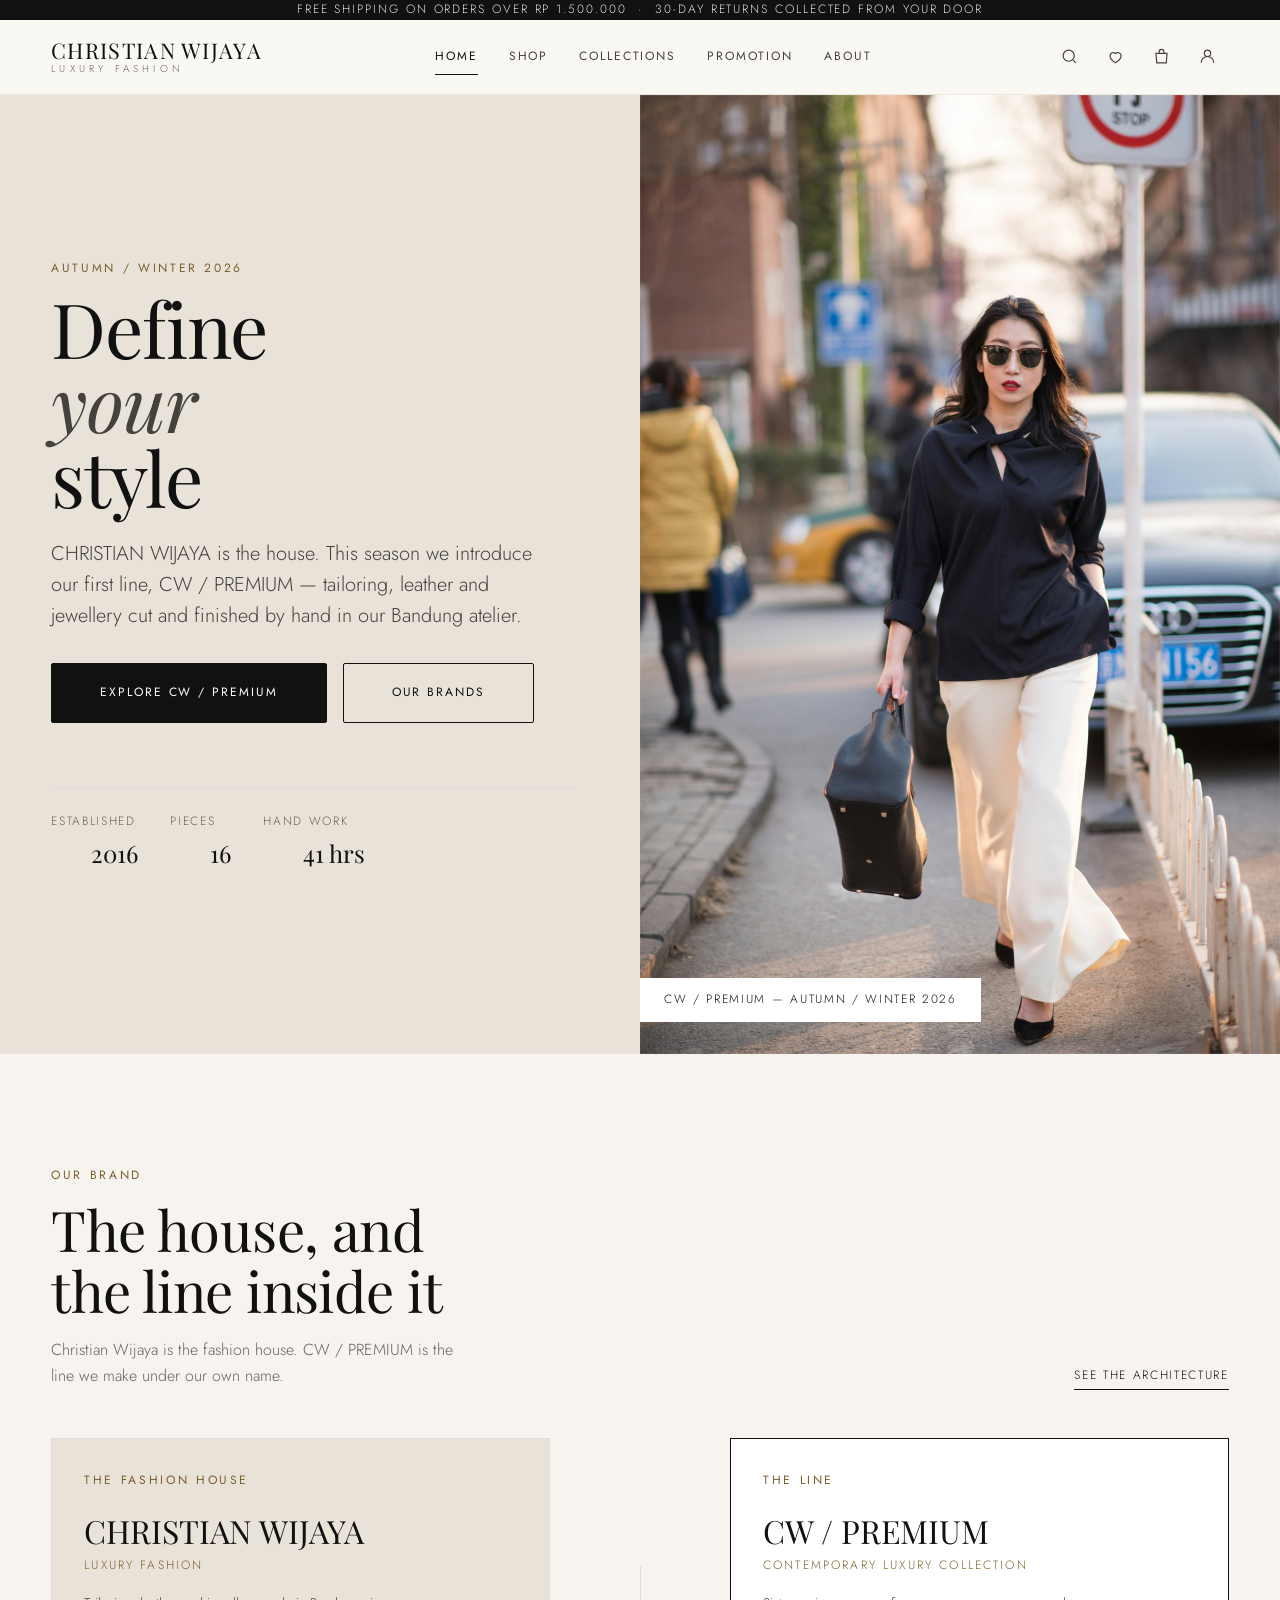
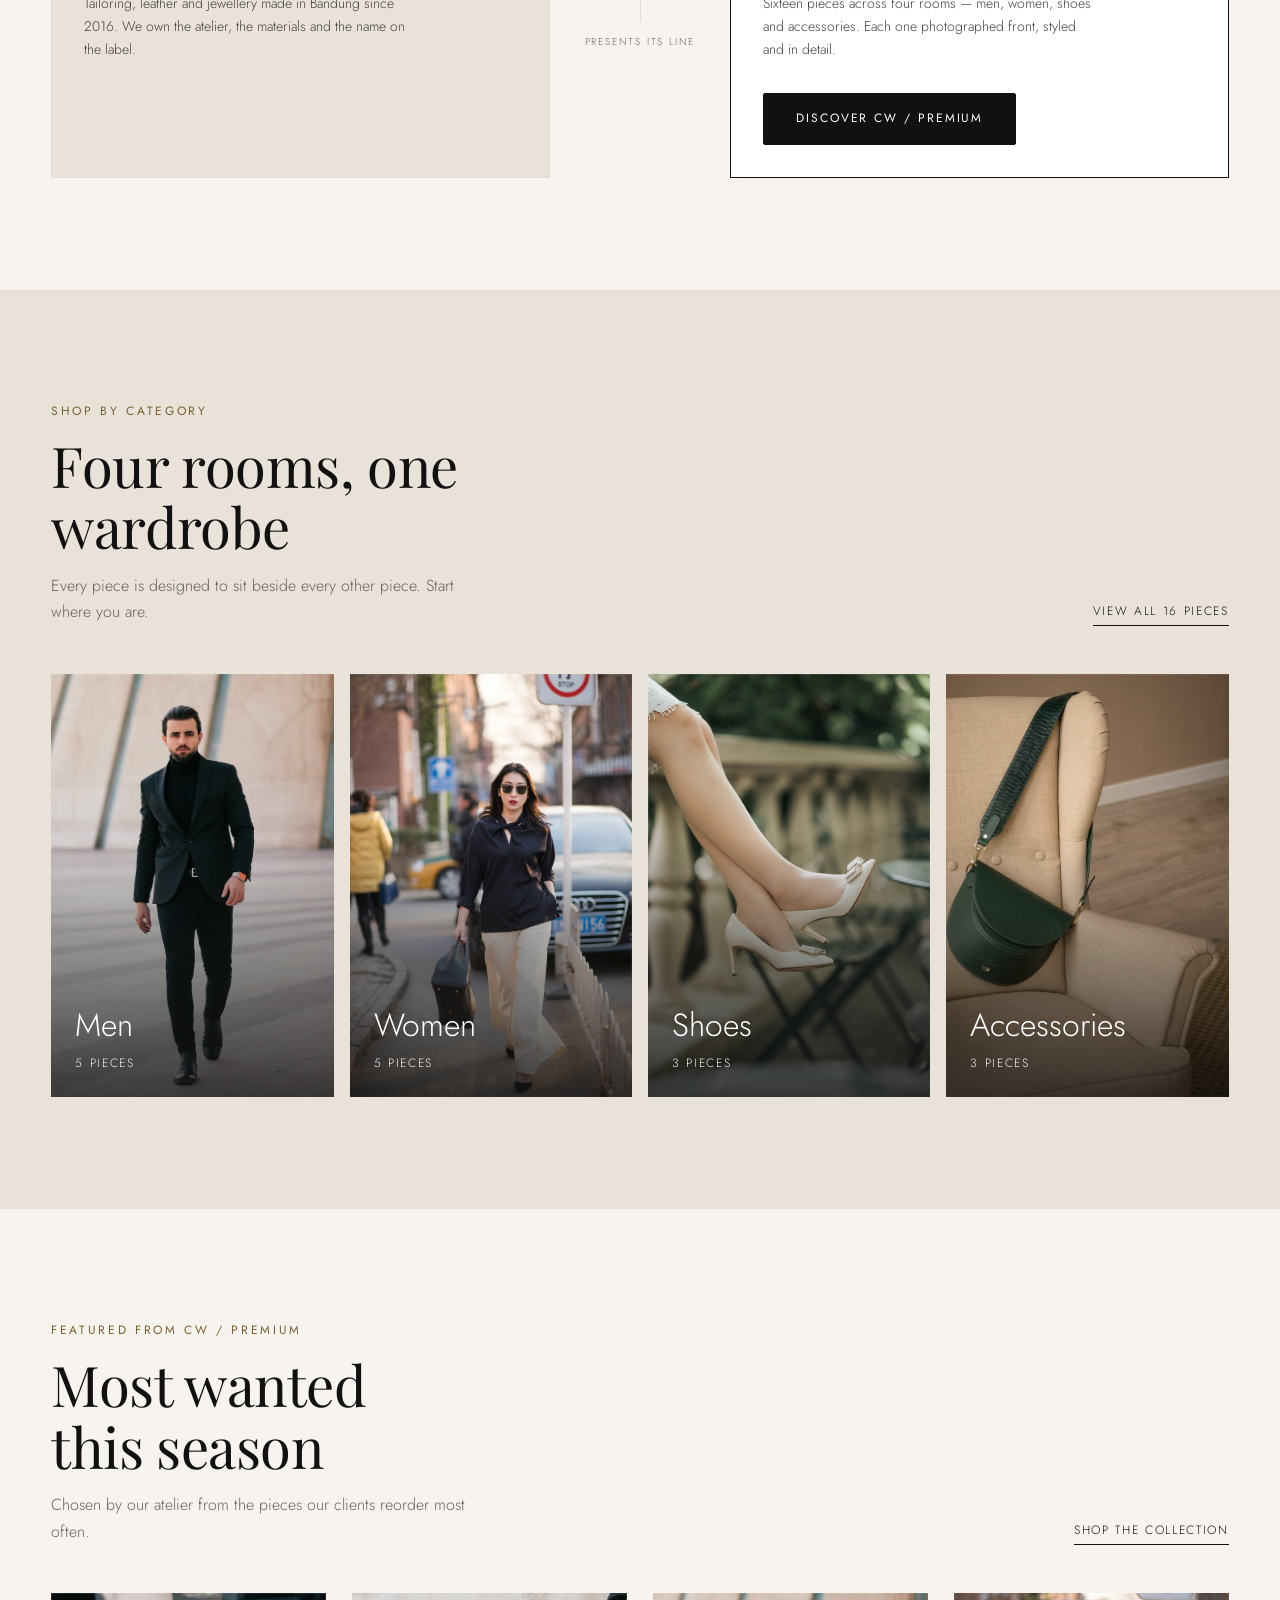
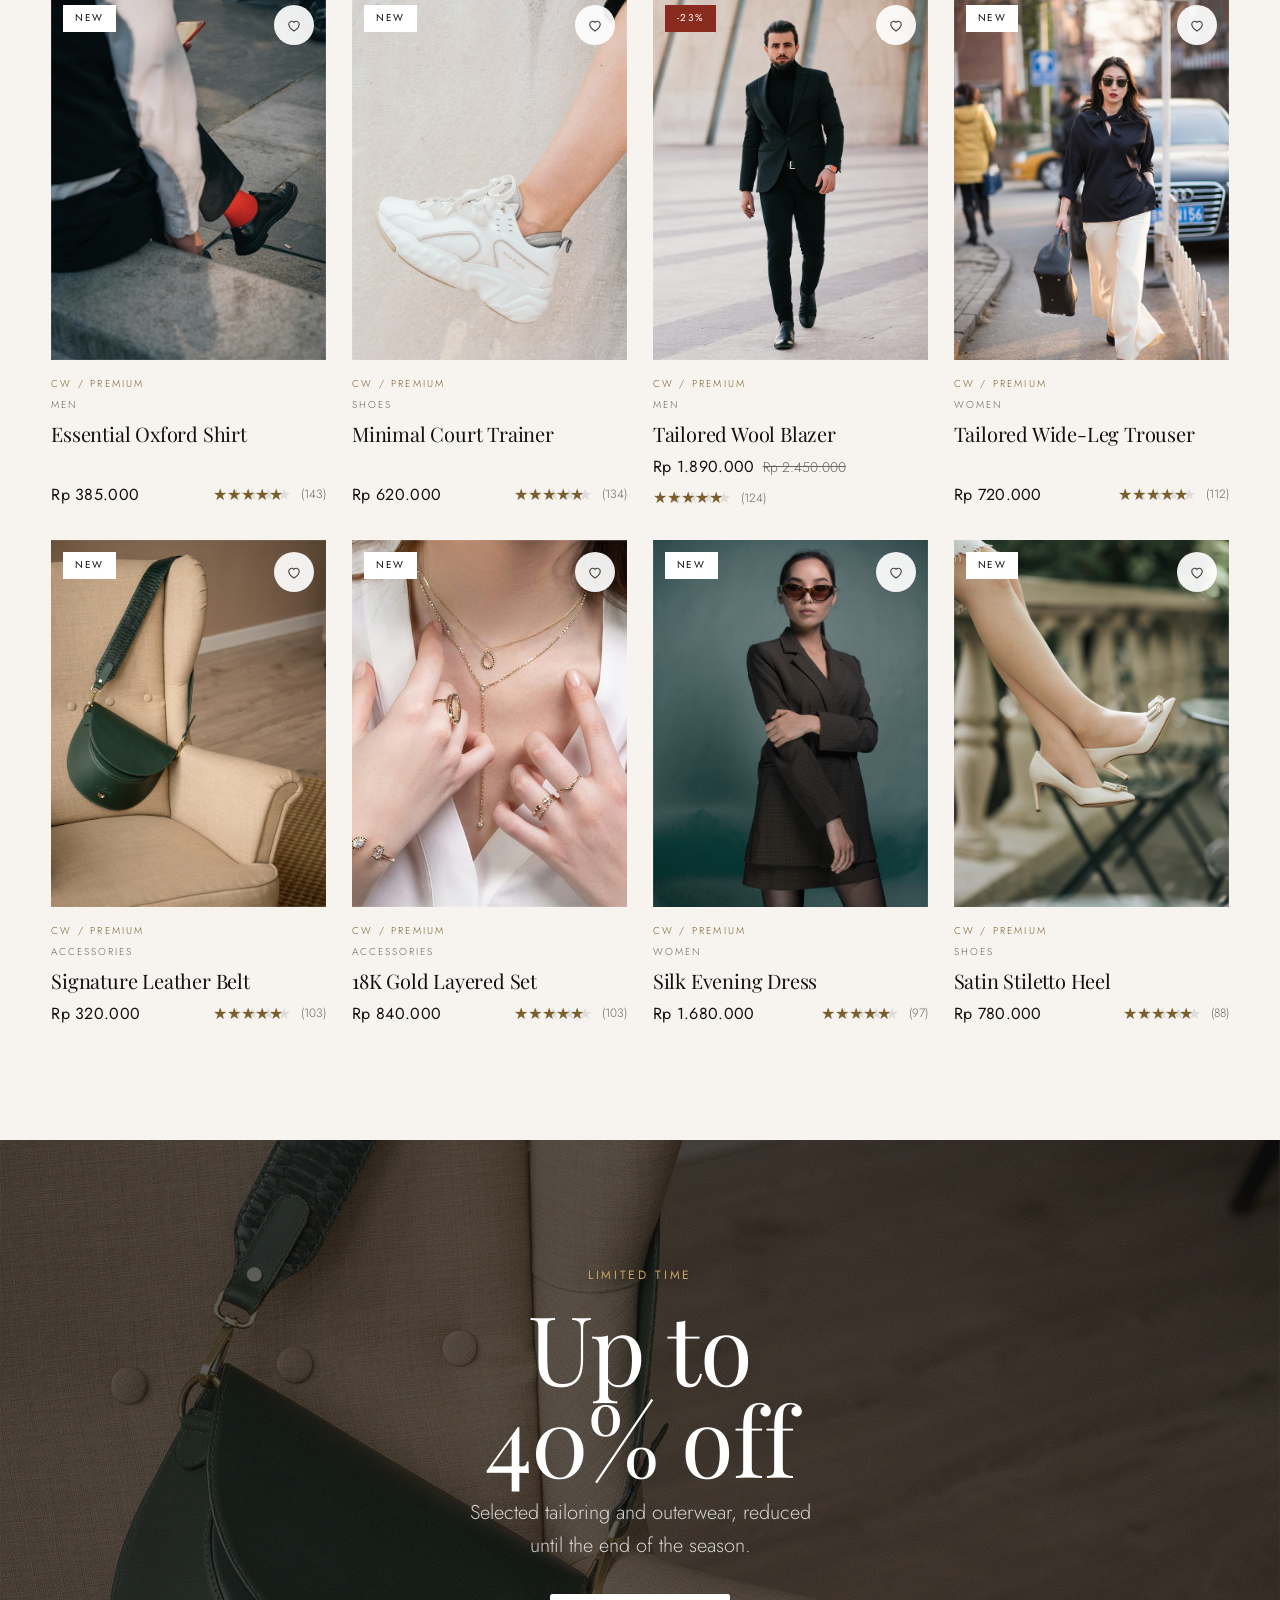
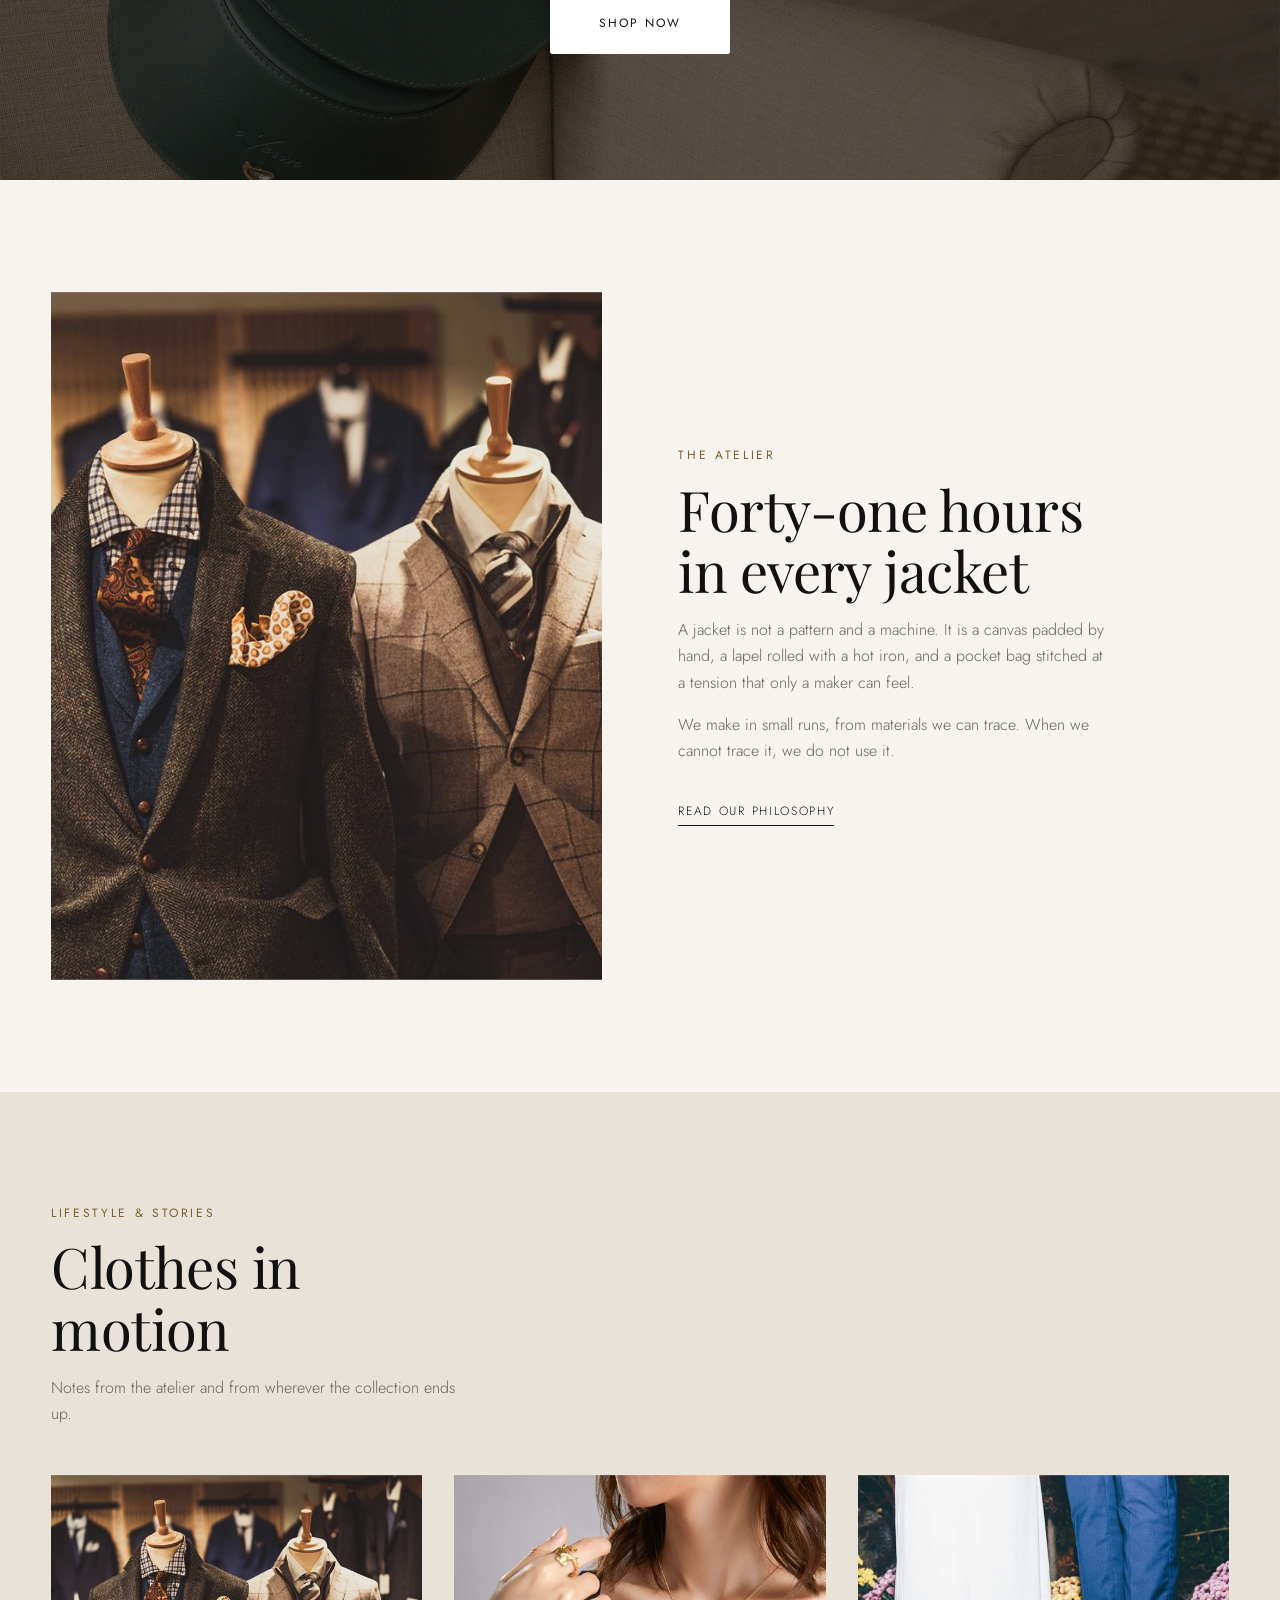
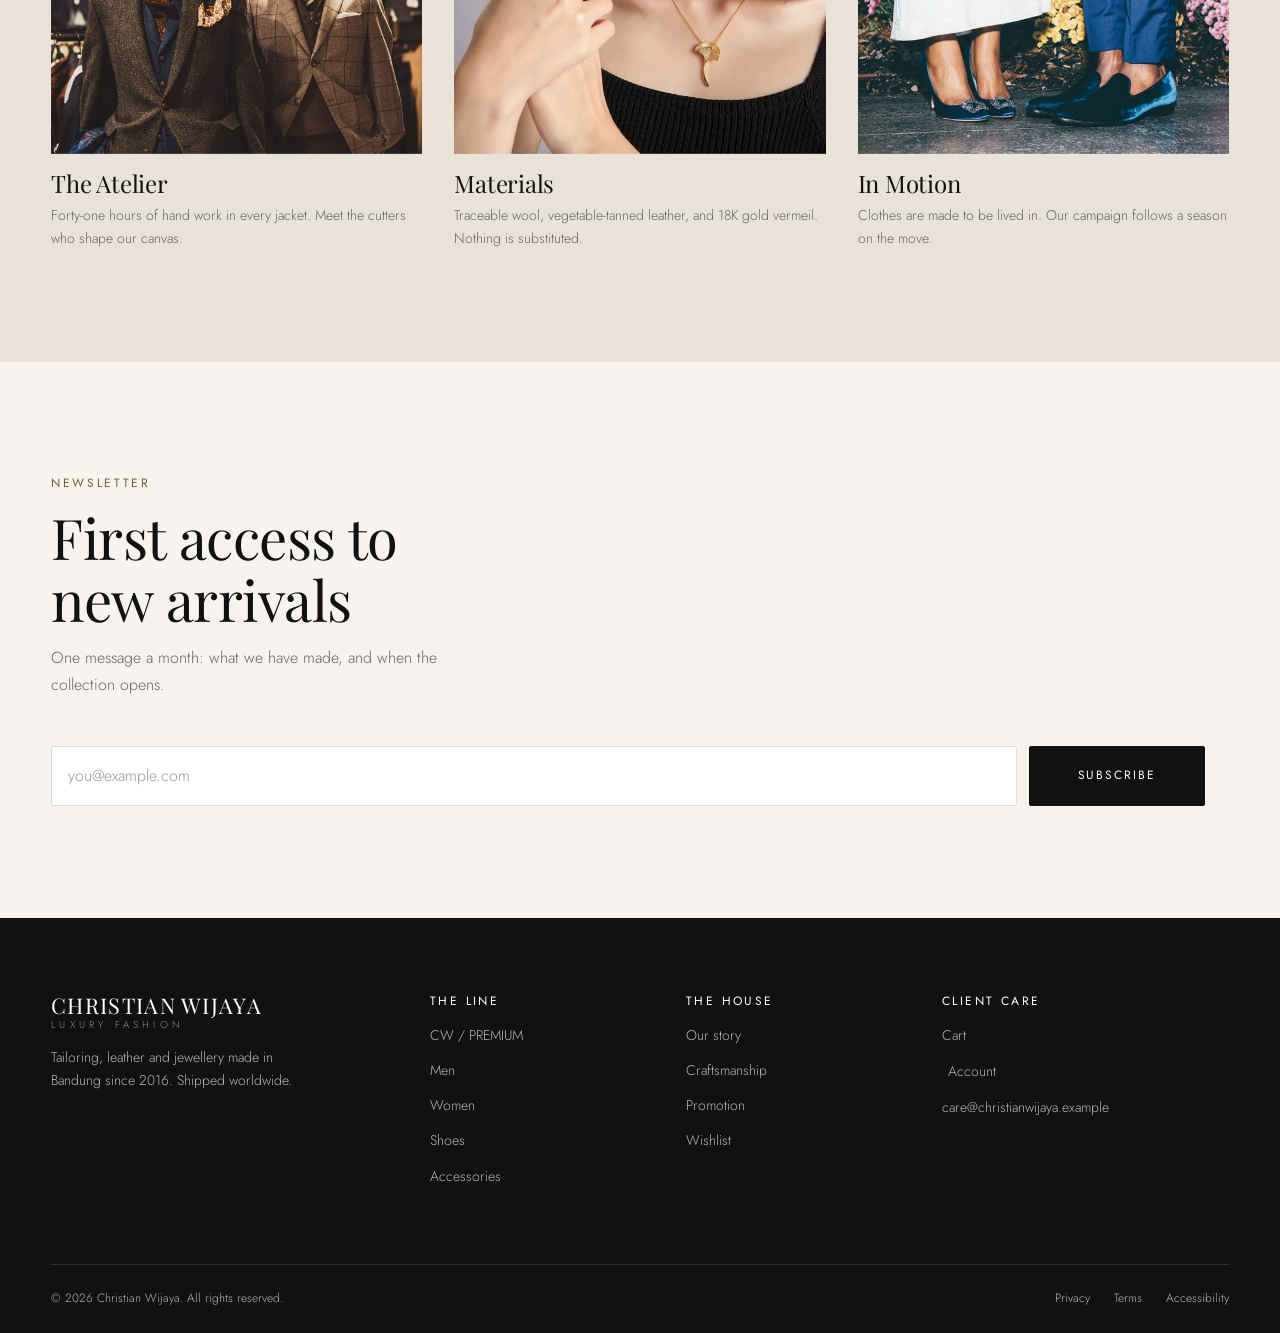
<file: index.html>
<!DOCTYPE html>
<html lang="en">
<head>
  <meta charset="UTF-8">
  <meta name="viewport" content="width=device-width, initial-scale=1.0">
  <title>CHRISTIAN WIJAYA &mdash; Luxury Fashion, Define Your Style</title>
  <meta name="description" content="CHRISTIAN WIJAYA is a luxury fashion house of tailoring, leather and jewellery, made in Bandung. Discover the 2026 collection for men and women.">
  <link rel="preconnect" href="https://fonts.googleapis.com">
  <link rel="preconnect" href="https://fonts.gstatic.com" crossorigin>
  <link href="https://fonts.googleapis.com/css2?family=Playfair+Display:ital,wght@0,400;0,500;1,400&family=Jost:wght@300;400;500&display=swap" rel="stylesheet">
  <link rel="stylesheet" href="style.css">
</head>

<body>
  <a class="skip-link" href="#main">Skip to main content</a>

  <p class="announce"><span class="announce__inner">Free shipping on orders over Rp 1.500.000 &nbsp;&middot;&nbsp; 30-day returns collected from your door</span></p>

  <header class="site-header">
    <div class="container">
      <nav class="navbar" aria-label="Primary">
        <a class="logo" href="index.html" aria-label="CHRISTIAN WIJAYA, home">
          <span class="logo__name">CHRISTIAN WIJAYA</span>
          <span class="logo__sub">Luxury Fashion</span>
        </a>

        <div class="nav-primary">
          <ul class="nav-primary__list">
            <li><a class="nav-primary__link" href="index.html" aria-current="page">Home</a></li>
            <li><a class="nav-primary__link" href="shop.html">Shop</a></li>
            <li><a class="nav-primary__link" href="collections.html">Collections</a></li>
            <li><a class="nav-primary__link" href="promotion.html">Promotion</a></li>
            <li><a class="nav-primary__link" href="about.html">About</a></li>
          </ul>
        </div>

        <div class="nav-utils">
          <form class="nav-search" role="search">
            <label class="visually-hidden" for="nav-search">Search products</label>
            <input class="nav-search__input" id="nav-search" type="search" name="q" placeholder="Search" autocomplete="off">
          </form>
          <button type="button" class="icon-btn" data-search-toggle aria-expanded="false" aria-controls="nav-search">
            <svg viewBox="0 0 24 24" fill="none" stroke="currentColor" stroke-width="1.5" aria-hidden="true"><circle cx="11" cy="11" r="7"/><path d="M20 20l-3.5-3.5"/></svg>
            <span class="visually-hidden">Toggle search field</span>
          </button>

          <a class="icon-btn" href="wishlist.html">
            <svg viewBox="0 0 24 24" fill="none" stroke="currentColor" stroke-width="1.5" aria-hidden="true"><path d="M12 20s-7-4.4-7-9a4 4 0 0 1 7-2.6A4 4 0 0 1 19 11c0 4.6-7 9-7 9z"/></svg>
            <span class="icon-btn__label">Wishlist</span>
            <span class="icon-btn__count" data-wish-count data-count="0"></span>
            <span class="visually-hidden" data-wish-sr>wishlist items</span>
          </a>

          <a class="icon-btn" href="cart.html">
            <svg viewBox="0 0 24 24" fill="none" stroke="currentColor" stroke-width="1.5" aria-hidden="true"><path d="M5 8h14l-1 12H6L5 8z"/><path d="M9 8V6a3 3 0 0 1 6 0v2"/></svg>
            <span class="icon-btn__label">Cart</span>
            <span class="icon-btn__count" data-cart-count data-count="0"></span>
            <span class="visually-hidden" data-cart-sr>items in cart</span>
          </a>

          <button type="button" class="icon-btn" data-auth-action="login" data-auth-open="login">
            <svg viewBox="0 0 24 24" fill="none" stroke="currentColor" stroke-width="1.5" aria-hidden="true"><circle cx="12" cy="8" r="4"/><path d="M4 20a8 8 0 0 1 16 0"/></svg>
            <span class="icon-btn__label" data-auth-label>Login</span>
            <span class="visually-hidden">account</span>
          </button>

          <button type="button" class="nav-toggle" aria-expanded="false" aria-controls="nav-drawer">
            <span class="nav-toggle__bars" aria-hidden="true"><span></span><span></span><span></span></span>
            <span class="visually-hidden">Menu</span>
          </button>
        </div>
      </nav>
    </div>
  </header>

  <!-- ============ MOBILE NAVIGATION DRAWER ============ -->
  <div class="nav-drawer" id="nav-drawer">
    <div class="nav-drawer__scrim" aria-hidden="true"></div>
    <div class="nav-drawer__panel" role="dialog" aria-modal="true" aria-label="Menu">
      <div class="nav-drawer__head">
        <span class="logo__name">CHRISTIAN WIJAYA</span>
        <button type="button" class="nav-drawer__close">
          <svg viewBox="0 0 24 24" width="20" height="20" fill="none" stroke="currentColor" stroke-width="1.5" aria-hidden="true"><path d="M6 6l12 12M18 6L6 18"/></svg>
          <span class="visually-hidden">Close menu</span>
        </button>
      </div>
      <ul class="nav-drawer__list">
        <li><a class="nav-drawer__link" href="index.html" aria-current="page">Home</a></li>
        <li><a class="nav-drawer__link" href="shop.html">Shop</a></li>
        <li><a class="nav-drawer__link" href="collections.html">Collections</a></li>
        <li><a class="nav-drawer__link" href="promotion.html">Promotion</a></li>
        <li><a class="nav-drawer__link" href="about.html">About</a></li>
      </ul>
      <div class="nav-drawer__utils">
        <a class="btn btn--full" href="cart.html">Cart</a>
        <a class="btn btn--ghost btn--full" href="wishlist.html">Wishlist</a>
        <button type="button" class="btn btn--ghost btn--full" data-auth-open="login" data-auth-action="login">Login</button>
      </div>
    </div>
  </div>

  <main id="main">

    <!-- ============ 1. HERO ============ -->
    <section class="hero" aria-labelledby="hero-title">
      <div class="hero__grid">
        <div class="container hero__content">
          <p class="eyebrow">Autumn / Winter 2026</p>
          <h1 class="hero__title" id="hero-title">Define <em>your</em> style</h1>
          <p class="hero__lede">CHRISTIAN WIJAYA is the house. This season we introduce our first line, CW / PREMIUM &mdash; tailoring, leather and jewellery cut and finished by hand in our Bandung atelier.</p>
          <div class="hero__actions">
            <a class="btn btn--lg" href="shop.html?line=cw-premium">Explore CW / PREMIUM</a>
            <a class="btn btn--ghost btn--lg" href="collections.html">Our brands</a>
          </div>
          <dl class="hero__meta">
            <div class="hero__meta-item">
              <dt class="hero__meta-label">Established</dt>
              <dd class="hero__meta-value">2016</dd>
            </div>
            <div class="hero__meta-item">
              <dt class="hero__meta-label">Pieces</dt>
              <dd class="hero__meta-value">16</dd>
            </div>
            <div class="hero__meta-item">
              <dt class="hero__meta-label">Hand work</dt>
              <dd class="hero__meta-value">41 hrs</dd>
            </div>
          </dl>
        </div>
        <div class="hero__media">
          <img src="img/opt/alex-shaw-GcA8PoYjKB0-unsplash--1920.jpg"
               alt="Model wearing a black silk blouse with ivory wide-leg trousers and a leather tote"
               width="1920" height="2877" fetchpriority="high">
          <p class="hero__tag">CW / PREMIUM &mdash; Autumn / Winter 2026</p>
        </div>
      </div>
    </section>

    <!-- ============ 2. BRAND ARCHITECTURE ============ -->
    <section class="section" aria-labelledby="brand-title">
      <div class="container">
        <div class="sec-head">
          <div class="sec-head__text">
            <p class="eyebrow">Our brand</p>
            <h2 class="sec-title" id="brand-title">The house, and the line inside it</h2>
            <p class="sec-lede">Christian Wijaya is the fashion house. CW / PREMIUM is the line we make under our own name.</p>
          </div>
          <a class="link" href="collections.html">See the architecture</a>
        </div>

        <div class="brand-arch">
          <article class="brand-arch__node brand-arch__node--house">
            <p class="eyebrow">The fashion house</p>
            <p class="brand-arch__name">CHRISTIAN WIJAYA</p>
            <p class="brand-arch__sub">Luxury Fashion</p>
            <p class="brand-arch__text">Tailoring, leather and jewellery made in Bandung since 2016. We own the atelier, the materials and the name on the label.</p>
          </article>

          <p class="brand-arch__link"><span class="brand-arch__link-rule" aria-hidden="true"></span> Presents its line</p>

          <article class="brand-arch__node brand-arch__node--line">
            <p class="eyebrow">The line</p>
            <p class="brand-arch__name">CW / PREMIUM</p>
            <p class="brand-arch__sub">Contemporary Luxury Collection</p>
            <p class="brand-arch__text">Sixteen pieces across four rooms &mdash; men, women, shoes and accessories. Each one photographed front, styled and in detail.</p>
            <p class="spaced-top"><a class="btn" href="shop.html?line=cw-premium">Discover CW / PREMIUM</a></p>
          </article>
        </div>
      </div>
    </section>

    <!-- ============ 3. SHOP BY CATEGORY ============ -->
    <section class="section section--beige" aria-labelledby="cat-title">
      <div class="container">
        <div class="sec-head">
          <div class="sec-head__text">
            <p class="eyebrow">Shop by category</p>
            <h2 class="sec-title" id="cat-title">Four rooms, one wardrobe</h2>
            <p class="sec-lede">Every piece is designed to sit beside every other piece. Start where you are.</p>
          </div>
          <a class="link" href="shop.html?line=cw-premium">View all 16 pieces</a>
        </div>
        <div class="cat-grid" data-cat-grid></div>
      </div>
    </section>

    <!-- ============ 4. FEATURED FROM THE LINE ============ -->
    <section class="section" aria-labelledby="featured-title">
      <div class="container">
        <div class="sec-head">
          <div class="sec-head__text">
            <p class="eyebrow">Featured from CW / PREMIUM</p>
            <h2 class="sec-title" id="featured-title">Most wanted this season</h2>
            <p class="sec-lede">Chosen by our atelier from the pieces our clients reorder most often.</p>
          </div>
          <a class="link" href="shop.html?line=cw-premium&amp;sort=rating">Shop the collection</a>
        </div>
        <div class="product-grid" data-featured-grid data-featured-count="8"></div>
      </div>
    </section>

    <!-- ============ 4. SPECIAL PROMOTION ============ -->
    <section class="promo-band" aria-labelledby="promo-title">
      <img class="promo-band__bg" src="img/opt/ivan-kazlouskij-GT19NqJySFA-unsplash--1920.jpg" alt="" aria-hidden="true" width="1920" height="2400" loading="lazy">
      <div class="promo-band__inner">
        <p class="eyebrow">Limited time</p>
        <h2 class="promo-band__offer" id="promo-title">Up to 40% off</h2>
        <p class="promo-band__lede">Selected tailoring and outerwear, reduced until the end of the season.</p>
        <a class="btn btn--light btn--lg" href="promotion.html">Shop now</a>
      </div>
    </section>

    <!-- ============ 5. CRAFT / EDITORIAL SPLIT ============ -->
    <section class="section" aria-labelledby="craft-title">
      <div class="container split">
        <div class="split__media">
          <img src="img/opt/alexander-naglestad-RFhq0SrrgEg-unsplash--1200.jpg"
               alt="Tailored suits on mannequins inside the CHRISTIAN WIJAYA atelier"
               loading="lazy" width="1200" height="800">
        </div>
        <div class="split__body">
          <p class="eyebrow">The atelier</p>
          <h2 class="sec-title" id="craft-title">Forty-one hours in every jacket</h2>
          <p class="sec-lede">A jacket is not a pattern and a machine. It is a canvas padded by hand, a lapel rolled with a hot iron, and a pocket bag stitched at a tension that only a maker can feel.</p>
          <p class="sec-lede">We make in small runs, from materials we can trace. When we cannot trace it, we do not use it.</p>
          <p class="spaced-top"><a class="link" href="about.html">Read our philosophy</a></p>
        </div>
      </div>
    </section>

    <!-- ============ 6. LIFESTYLE / STORIES ============ -->
    <section class="section section--beige" aria-labelledby="stories-title">
      <div class="container">
        <div class="sec-head">
          <div class="sec-head__text">
            <p class="eyebrow">Lifestyle &amp; stories</p>
            <h2 class="sec-title" id="stories-title">Clothes in motion</h2>
            <p class="sec-lede">Notes from the atelier and from wherever the collection ends up.</p>
          </div>
        </div>
        <div class="story-grid" data-stories-grid></div>
      </div>
    </section>

    <!-- ============ 7. NEWSLETTER ============ -->
    <section class="section" aria-labelledby="news-title">
      <div class="container">
        <div class="sec-head">
          <div class="sec-head__text">
            <p class="eyebrow">Newsletter</p>
            <h2 class="sec-title" id="news-title">First access to new arrivals</h2>
            <p class="sec-lede">One message a month: what we have made, and when the collection opens.</p>
          </div>
        </div>

        <form class="newsletter" data-newsletter novalidate>
          <div class="newsletter__field">
            <label class="visually-hidden" for="news-email">Email address</label>
            <input class="field__input" id="news-email" type="email" name="email" placeholder="you@example.com" autocomplete="email" required>
            <button class="btn btn--lg" type="submit">Subscribe</button>
          </div>
          <p class="notice span-all" data-newsletter-msg hidden></p>
        </form>
      </div>
    </section>

  </main>

  <!-- ============ FOOTER ============ -->
  <footer class="site-footer">
    <div class="container">
      <div class="footer-top">
        <div class="footer-brand">
          <a class="logo" href="index.html">
            <span class="logo__name">CHRISTIAN WIJAYA</span>
            <span class="logo__sub">Luxury Fashion</span>
          </a>
          <p>Tailoring, leather and jewellery made in Bandung since 2016. Shipped worldwide.</p>
        </div>

        <div class="footer-col">
          <h2 class="footer-col__title">The line</h2>
          <ul>
            <li><a href="shop.html?line=cw-premium">CW / PREMIUM</a></li>
            <li><a href="shop.html?line=cw-premium&amp;category=men">Men</a></li>
            <li><a href="shop.html?line=cw-premium&amp;category=women">Women</a></li>
            <li><a href="shop.html?line=cw-premium&amp;category=shoes">Shoes</a></li>
            <li><a href="shop.html?line=cw-premium&amp;category=accessories">Accessories</a></li>
          </ul>
        </div>

        <div class="footer-col">
          <h2 class="footer-col__title">The house</h2>
          <ul>
            <li><a href="about.html">Our story</a></li>
            <li><a href="about.html#craft">Craftsmanship</a></li>
            <li><a href="promotion.html">Promotion</a></li>
            <li><a href="wishlist.html">Wishlist</a></li>
          </ul>
        </div>

        <div class="footer-col">
          <h2 class="footer-col__title">Client care</h2>
          <ul>
            <li><a href="cart.html">Cart</a></li>
            <li><button type="button" data-auth-open="login">Account</button></li>
            <li><a href="mailto:care@christianwijaya.example">care@christianwijaya.example</a></li>
          </ul>
        </div>
      </div>

      <div class="footer-bottom">
        <p>&copy; <span data-year>2026</span> Christian Wijaya. All rights reserved.</p>
        <div class="footer-bottom__links">
          <a href="about.html">Privacy</a>
          <a href="about.html">Terms</a>
          <a href="about.html">Accessibility</a>
        </div>
      </div>
    </div>
  </footer>

  <!-- ============ AUTH MODAL (LOGIN / SIGN UP) ============ -->
  <div class="modal" id="auth-modal" role="dialog" aria-modal="true" aria-label="Account">
    <div class="modal__scrim"></div>
    <div class="modal__panel">
      <button type="button" class="modal__close" data-auth-close>
        <svg viewBox="0 0 24 24" width="20" height="20" fill="none" stroke="currentColor" stroke-width="1.5" aria-hidden="true"><path d="M6 6l12 12M18 6L6 18"/></svg>
        <span class="visually-hidden">Close</span>
      </button>

      <div class="tabs" role="tablist" aria-label="Account">
        <button class="tab" type="button" role="tab" id="tab-login" data-tab="login"
                aria-selected="true" aria-controls="panel-login">Log in</button>
        <button class="tab" type="button" role="tab" id="tab-signup" data-tab="signup"
                aria-selected="false" aria-controls="panel-signup">Sign up</button>
      </div>

      <div class="notice" data-auth-message hidden></div>

      <!-- LOGIN -->
      <div class="tabpanel" role="tabpanel" id="panel-login" data-panel="login" aria-labelledby="tab-login">
        <h2 class="modal__title">Welcome back</h2>
        <p class="modal__lede">Sign in to view your orders and saved pieces.</p>

        <form id="login-form" novalidate>
          <div class="field">
            <label class="field__label" for="login-email">Email <span class="req" aria-hidden="true">*</span></label>
            <input class="field__input" id="login-email" name="email" type="email"
                   autocomplete="email" required aria-describedby="login-email-err">
            <p class="field__error" id="login-email-err"></p>
          </div>

          <div class="field">
            <label class="field__label" for="login-password">Password <span class="req" aria-hidden="true">*</span></label>
            <input class="field__input" id="login-password" name="password" type="password"
                   autocomplete="current-password" required aria-describedby="login-password-err">
            <p class="field__error" id="login-password-err"></p>
          </div>

          <div class="field">
            <label class="check">
              <input type="checkbox" name="remember" checked>
              <span>Remember me on this device</span>
            </label>
          </div>

          <button class="btn btn--full btn--lg" type="submit">Log in</button>

          <p class="center-note">
            <button type="button" class="link" data-forgot>Forgot your password?</button>
          </p>
        </form>

        <p class="modal__switch">
          New to the house? <button type="button" data-tab-jump="signup">Create an account</button>
        </p>
      </div>

      <!-- SIGN UP -->
      <div class="tabpanel" role="tabpanel" id="panel-signup" data-panel="signup" aria-labelledby="tab-signup" hidden>
        <h2 class="modal__title">Create your account</h2>
        <p class="modal__lede">One account for orders, saved pieces and early access.</p>

        <form id="signup-form" novalidate>
          <div class="field">
            <label class="field__label" for="su-name">Full name <span class="req" aria-hidden="true">*</span></label>
            <input class="field__input" id="su-name" name="fullname" type="text"
                   autocomplete="name" required aria-describedby="su-name-err">
            <p class="field__error" id="su-name-err"></p>
          </div>

          <div class="field">
            <label class="field__label" for="su-email">Email <span class="req" aria-hidden="true">*</span></label>
            <input class="field__input" id="su-email" name="email" type="email"
                   autocomplete="email" required aria-describedby="su-email-err">
            <p class="field__error" id="su-email-err"></p>
          </div>

          <div class="field">
            <label class="field__label" for="su-pass">Password <span class="req" aria-hidden="true">*</span></label>
            <input class="field__input" id="su-pass" name="password" type="password"
                   autocomplete="new-password" required aria-describedby="su-pass-err">
            <p class="field__error" id="su-pass-err"></p>
            <p class="field__hint">At least 8 characters.</p>
          </div>

          <div class="field">
            <label class="field__label" for="su-confirm">Confirm password <span class="req" aria-hidden="true">*</span></label>
            <input class="field__input" id="su-confirm" name="confirm" type="password"
                   autocomplete="new-password" required aria-describedby="su-confirm-err">
            <p class="field__error" id="su-confirm-err"></p>
          </div>

          <div class="field">
            <label class="check">
              <input type="checkbox" name="terms" required>
              <span>I agree to the <a href="about.html">terms of sale</a> and <a href="about.html">privacy policy</a>. <span class="req" aria-hidden="true">*</span></span>
            </label>
          </div>

          <button class="btn btn--full btn--lg" type="submit">Create account</button>
        </form>

        <p class="modal__switch">
          Already have an account? <button type="button" data-tab-jump="login">Log in</button>
        </p>
      </div>
    </div>
  </div>

  <script src="script.js"></script>
</body>
</html>
</file>
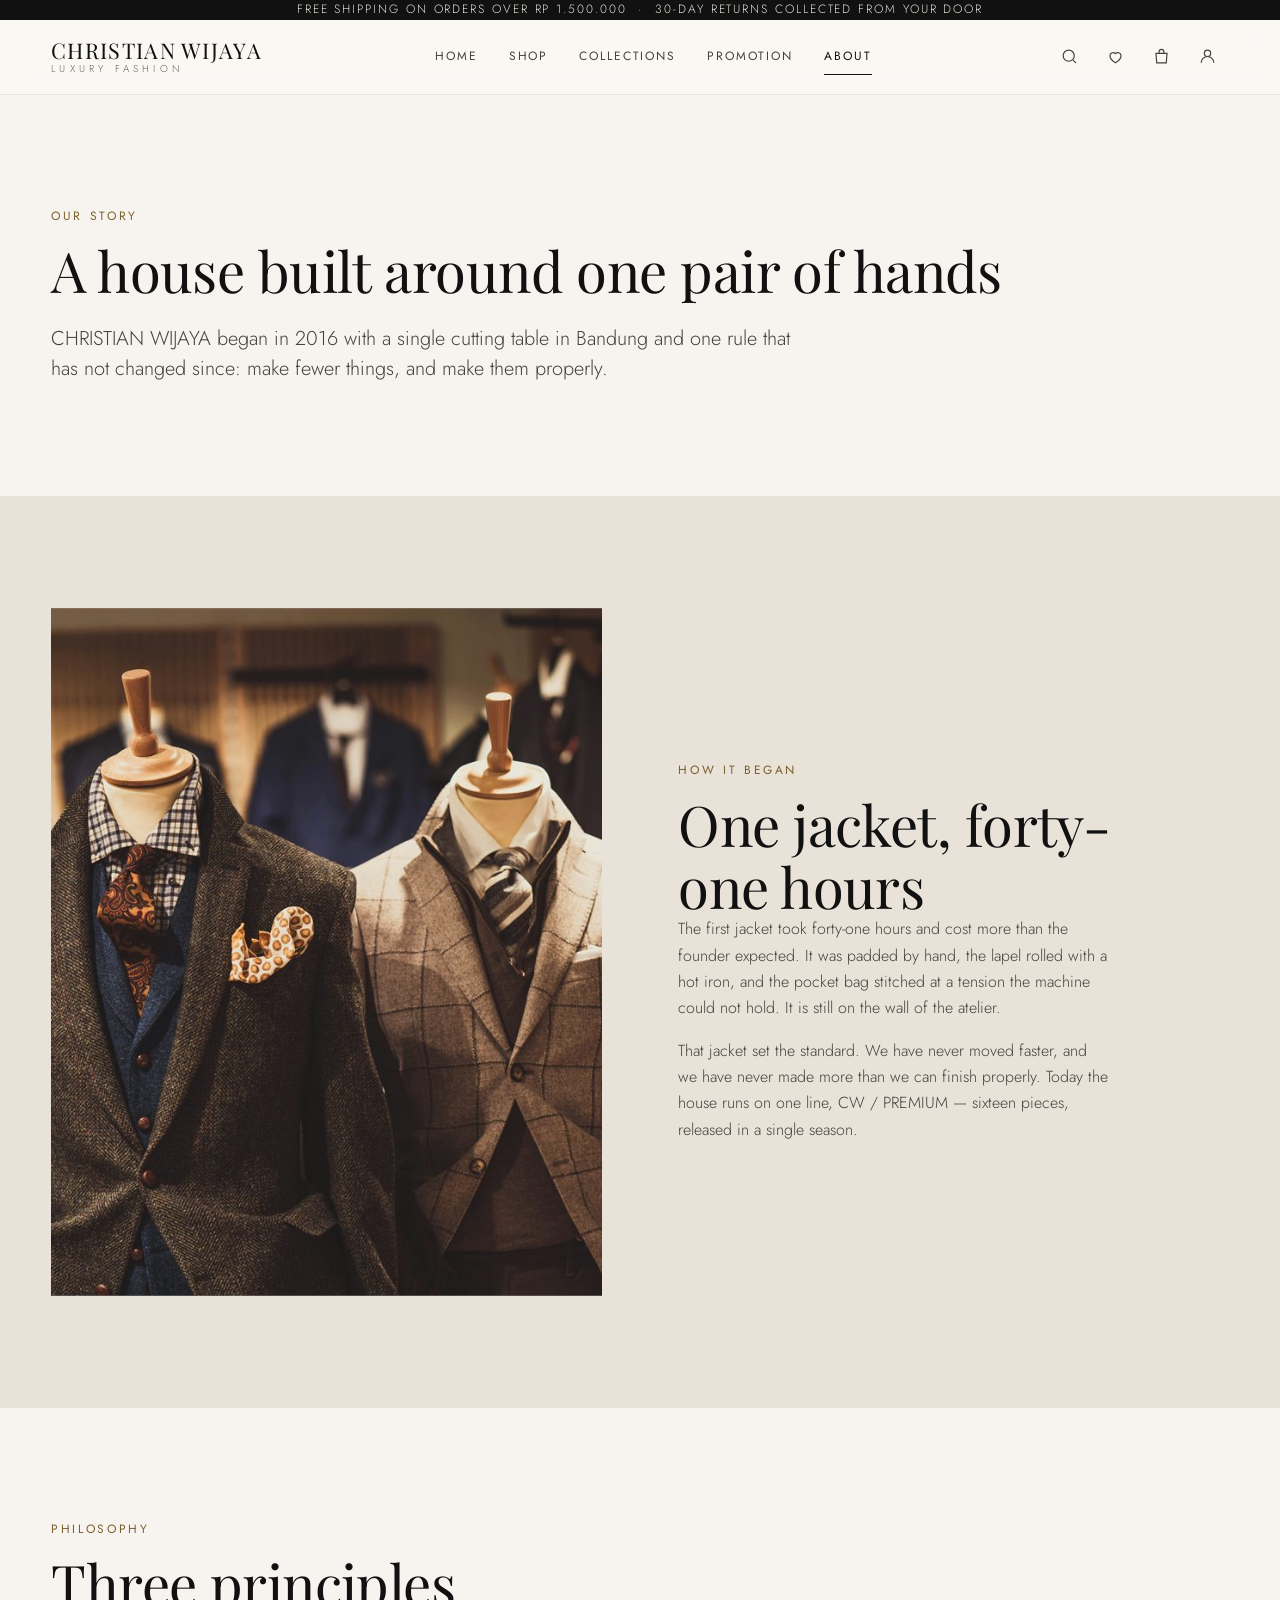
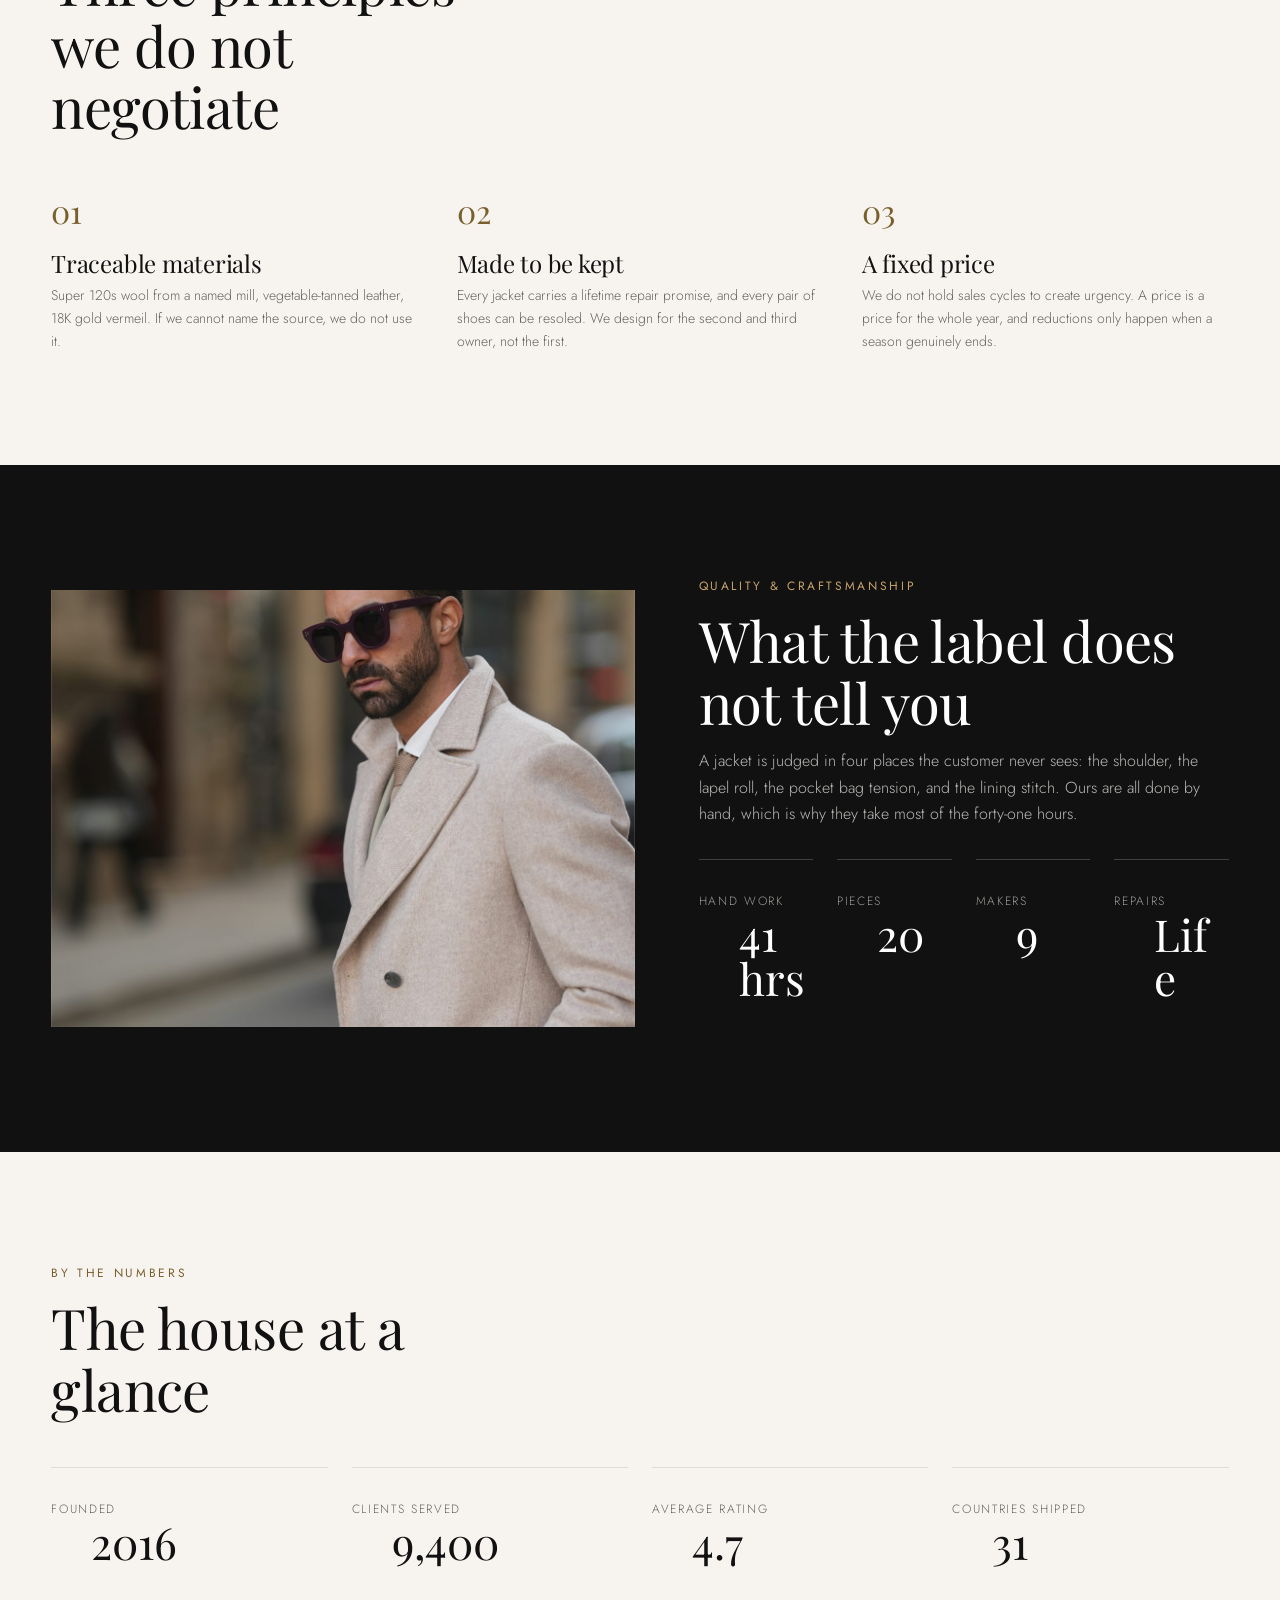
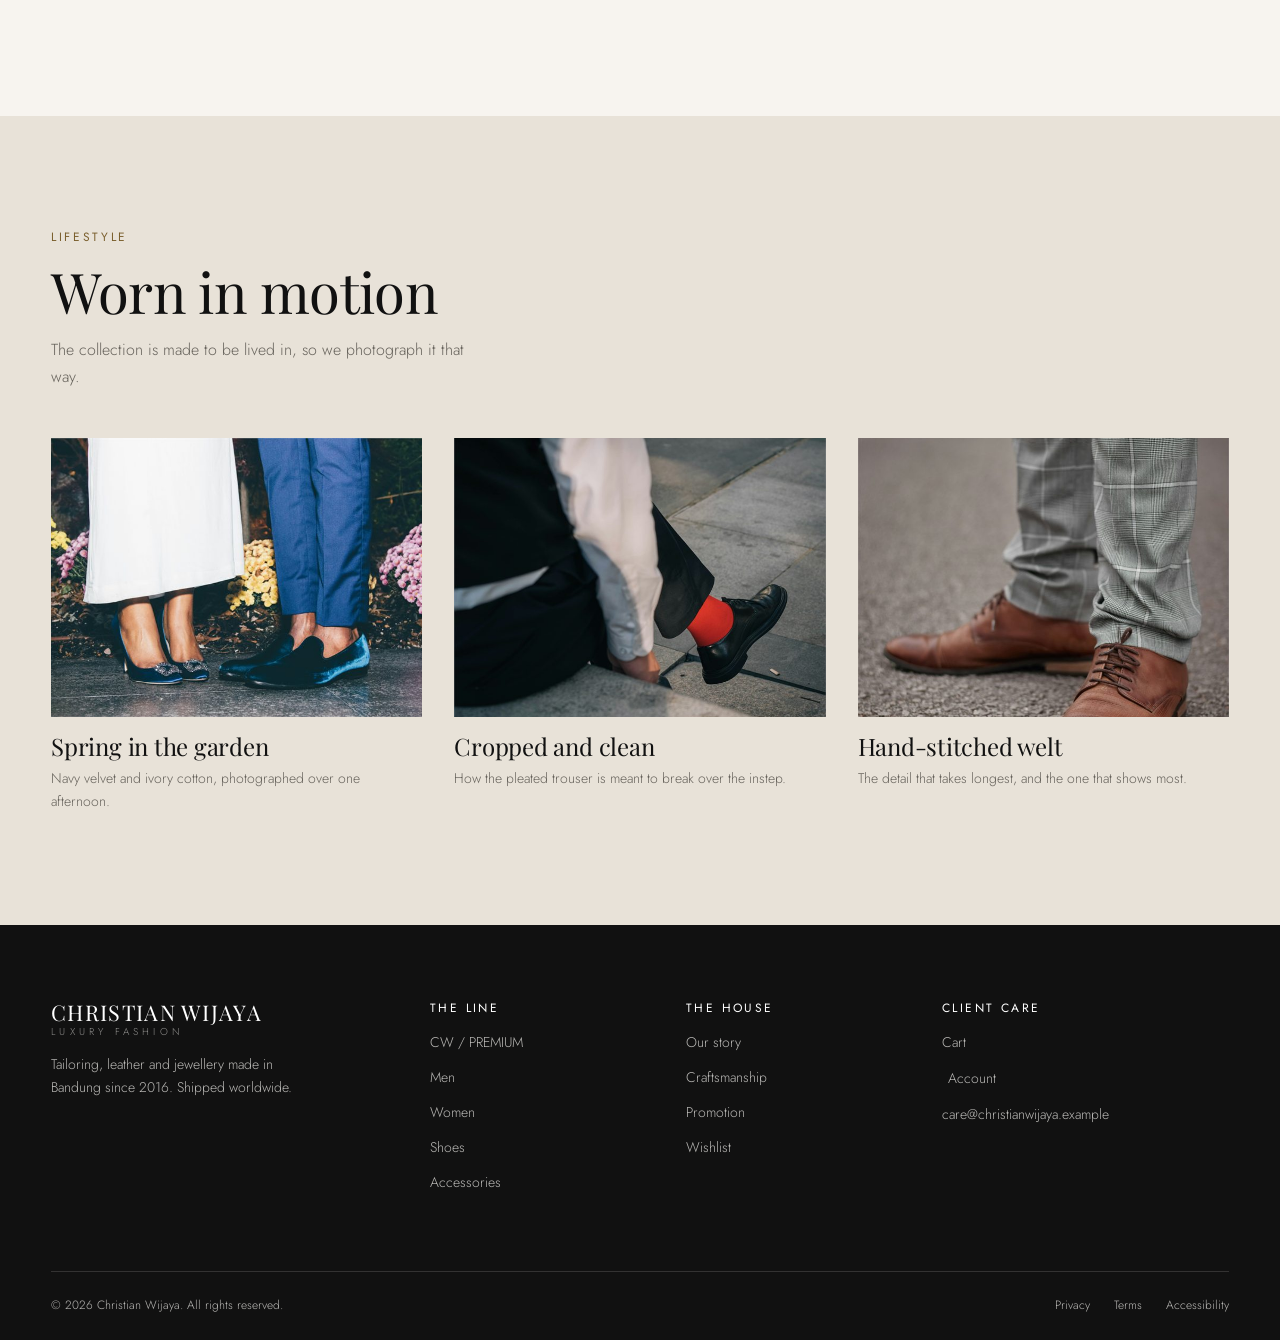
<file: about.html>
<!DOCTYPE html>
<html lang="en">
<head>
  <meta charset="UTF-8">
  <meta name="viewport" content="width=device-width, initial-scale=1.0">
  <title>About - CHRISTIAN WIJAYA</title>
  <meta name="description" content="Our story, philosophy and commitment to craftsmanship.">
  <link rel="preconnect" href="https://fonts.googleapis.com">
  <link rel="preconnect" href="https://fonts.gstatic.com" crossorigin>
  <link href="https://fonts.googleapis.com/css2?family=Playfair+Display:ital,wght@0,400;0,500;1,400&family=Jost:wght@300;400;500&display=swap" rel="stylesheet">
  <link rel="stylesheet" href="style.css">
</head>

<body>
  <a class="skip-link" href="#main">Skip to main content</a>

  <p class="announce"><span class="announce__inner">Free shipping on orders over Rp 1.500.000 &nbsp;&middot;&nbsp; 30-day returns collected from your door</span></p>

  <header class="site-header">
    <div class="container">
      <nav class="navbar" aria-label="Primary">
        <a class="logo" href="index.html" aria-label="CHRISTIAN WIJAYA, home">
          <span class="logo__name">CHRISTIAN WIJAYA</span>
          <span class="logo__sub">Luxury Fashion</span>
        </a>

        <div class="nav-primary">
          <ul class="nav-primary__list">
            <li><a class="nav-primary__link" href="index.html">Home</a></li>
            <li><a class="nav-primary__link" href="shop.html">Shop</a></li>
            <li><a class="nav-primary__link" href="collections.html">Collections</a></li>
            <li><a class="nav-primary__link" href="promotion.html">Promotion</a></li>
            <li><a class="nav-primary__link" href="about.html" aria-current="page">About</a></li>
          </ul>
        </div>

        <div class="nav-utils">
          <form class="nav-search" role="search">
            <label class="visually-hidden" for="nav-search">Search products</label>
            <input class="nav-search__input" id="nav-search" type="search" name="q" placeholder="Search" autocomplete="off">
          </form>
          <button type="button" class="icon-btn" data-search-toggle aria-expanded="false" aria-controls="nav-search">
            <svg viewBox="0 0 24 24" fill="none" stroke="currentColor" stroke-width="1.5" aria-hidden="true"><circle cx="11" cy="11" r="7"/><path d="M20 20l-3.5-3.5"/></svg>
            <span class="visually-hidden">Toggle search field</span>
          </button>

          <a class="icon-btn" href="wishlist.html">
            <svg viewBox="0 0 24 24" fill="none" stroke="currentColor" stroke-width="1.5" aria-hidden="true"><path d="M12 20s-7-4.4-7-9a4 4 0 0 1 7-2.6A4 4 0 0 1 19 11c0 4.6-7 9-7 9z"/></svg>
            <span class="icon-btn__label">Wishlist</span>
            <span class="icon-btn__count" data-wish-count data-count="0"></span>
            <span class="visually-hidden" data-wish-sr>wishlist items</span>
          </a>

          <a class="icon-btn" href="cart.html">
            <svg viewBox="0 0 24 24" fill="none" stroke="currentColor" stroke-width="1.5" aria-hidden="true"><path d="M5 8h14l-1 12H6L5 8z"/><path d="M9 8V6a3 3 0 0 1 6 0v2"/></svg>
            <span class="icon-btn__label">Cart</span>
            <span class="icon-btn__count" data-cart-count data-count="0"></span>
            <span class="visually-hidden" data-cart-sr>items in cart</span>
          </a>

          <button type="button" class="icon-btn" data-auth-action="login" data-auth-open="login">
            <svg viewBox="0 0 24 24" fill="none" stroke="currentColor" stroke-width="1.5" aria-hidden="true"><circle cx="12" cy="8" r="4"/><path d="M4 20a8 8 0 0 1 16 0"/></svg>
            <span class="icon-btn__label" data-auth-label>Login</span>
            <span class="visually-hidden">account</span>
          </button>

          <button type="button" class="nav-toggle" aria-expanded="false" aria-controls="nav-drawer">
            <span class="nav-toggle__bars" aria-hidden="true"><span></span><span></span><span></span></span>
            <span class="visually-hidden">Menu</span>
          </button>
        </div>
      </nav>
    </div>
  </header>

  <div class="nav-drawer" id="nav-drawer">
    <div class="nav-drawer__scrim" aria-hidden="true"></div>
    <div class="nav-drawer__panel" role="dialog" aria-modal="true" aria-label="Menu">
      <div class="nav-drawer__head">
        <span class="logo__name">CHRISTIAN WIJAYA</span>
        <button type="button" class="nav-drawer__close">
          <svg viewBox="0 0 24 24" width="20" height="20" fill="none" stroke="currentColor" stroke-width="1.5" aria-hidden="true"><path d="M6 6l12 12M18 6L6 18"/></svg>
          <span class="visually-hidden">Close menu</span>
        </button>
      </div>
      <ul class="nav-drawer__list">
        <li><a class="nav-drawer__link" href="index.html">Home</a></li>
        <li><a class="nav-drawer__link" href="shop.html">Shop</a></li>
        <li><a class="nav-drawer__link" href="collections.html">Collections</a></li>
        <li><a class="nav-drawer__link" href="promotion.html">Promotion</a></li>
        <li><a class="nav-drawer__link" href="about.html" aria-current="page">About</a></li>
      </ul>
      <div class="nav-drawer__utils">
        <a class="btn btn--full" href="cart.html">Cart</a>
        <a class="btn btn--ghost btn--full" href="wishlist.html">Wishlist</a>
        <button type="button" class="btn btn--ghost btn--full" data-auth-open="login" data-auth-action="login">Login</button>
      </div>
    </div>
  </div>

  <main id="main">

    <section class="section">
      <div class="container">
        <p class="eyebrow">Our story</p>
        <h1 class="sec-title">A house built around one pair of hands</h1>
        <p class="about-lede">CHRISTIAN WIJAYA began in 2016 with a single cutting table in Bandung and one rule that has not changed since: make fewer things, and make them properly.</p>
      </div>
    </section>

    <section class="section section--beige" aria-labelledby="story-title">
      <div class="container split">
        <div class="split__media">
          <img src="img/opt/alexander-naglestad-RFhq0SrrgEg-unsplash--1200.jpg"
               alt="Tailored suits on mannequins inside the CHRISTIAN WIJAYA atelier" loading="lazy" width="1200" height="800">
        </div>
        <div class="split__body">
          <p class="eyebrow">How it began</p>
          <h2 class="sec-title" id="story-title">One jacket, forty-one hours</h2>
          <div class="about-body">
            <p>The first jacket took forty-one hours and cost more than the founder expected. It was padded by hand, the lapel rolled with a hot iron, and the pocket bag stitched at a tension the machine could not hold. It is still on the wall of the atelier.</p>
            <p>That jacket set the standard. We have never moved faster, and we have never made more than we can finish properly. Today the house runs on one line, CW / PREMIUM &mdash; sixteen pieces, released in a single season.</p>
          </div>
        </div>
      </div>
    </section>

    <section class="section" aria-labelledby="phil-title">
      <div class="container">
        <div class="sec-head">
          <div class="sec-head__text">
            <p class="eyebrow">Philosophy</p>
            <h2 class="sec-title" id="phil-title">Three principles we do not negotiate</h2>
          </div>
        </div>
        <div class="principle-grid">
          <div class="principle">
            <span class="principle__num" aria-hidden="true">01</span>
            <h3>Traceable materials</h3>
            <p>Super 120s wool from a named mill, vegetable-tanned leather, 18K gold vermeil. If we cannot name the source, we do not use it.</p>
          </div>
          <div class="principle">
            <span class="principle__num" aria-hidden="true">02</span>
            <h3>Made to be kept</h3>
            <p>Every jacket carries a lifetime repair promise, and every pair of shoes can be resoled. We design for the second and third owner, not the first.</p>
          </div>
          <div class="principle">
            <span class="principle__num" aria-hidden="true">03</span>
            <h3>A fixed price</h3>
            <p>We do not hold sales cycles to create urgency. A price is a price for the whole year, and reductions only happen when a season genuinely ends.</p>
          </div>
        </div>
      </div>
    </section>

    <section class="section section--ink" id="craft" aria-labelledby="craft2-title">
      <div class="container craft-band">
        <div class="craft-band__media">
          <img src="img/opt/glassesshop-u3o3O67mrJo-unsplash--1200.jpg"
               alt="Model wearing an oversized ivory wool coat with sunglasses" loading="lazy" width="1200" height="1800">
        </div>
        <div>
          <p class="eyebrow">Quality &amp; craftsmanship</p>
          <h2 class="sec-title" id="craft2-title">What the label does not tell you</h2>
          <p class="sec-lede">A jacket is judged in four places the customer never sees: the shoulder, the lapel roll, the pocket bag tension, and the lining stitch. Ours are all done by hand, which is why they take most of the forty-one hours.</p>
          <dl class="stat-grid spaced-top">
            <div class="stat"><dt class="stat__label">Hand work</dt><dd class="stat__value">41 hrs</dd></div>
            <div class="stat"><dt class="stat__label">Pieces</dt><dd class="stat__value">20</dd></div>
            <div class="stat"><dt class="stat__label">Makers</dt><dd class="stat__value">9</dd></div>
            <div class="stat"><dt class="stat__label">Repairs</dt><dd class="stat__value">Life</dd></div>
          </dl>
        </div>
      </div>
    </section>

    <section class="section" aria-labelledby="stats-title">
      <div class="container">
        <div class="sec-head">
          <div class="sec-head__text">
            <p class="eyebrow">By the numbers</p>
            <h2 class="sec-title" id="stats-title">The house at a glance</h2>
          </div>
        </div>
        <dl class="stat-grid">
          <div class="stat"><dt class="stat__label">Founded</dt><dd class="stat__value">2016</dd></div>
          <div class="stat"><dt class="stat__label">Clients served</dt><dd class="stat__value">9,400</dd></div>
          <div class="stat"><dt class="stat__label">Average rating</dt><dd class="stat__value">4.7</dd></div>
          <div class="stat"><dt class="stat__label">Countries shipped</dt><dd class="stat__value">31</dd></div>
        </dl>
      </div>
    </section>

    <section class="section section--beige" aria-labelledby="life-title">
      <div class="container">
        <div class="sec-head">
          <div class="sec-head__text">
            <p class="eyebrow">Lifestyle</p>
            <h2 class="sec-title" id="life-title">Worn in motion</h2>
            <p class="sec-lede">The collection is made to be lived in, so we photograph it that way.</p>
          </div>
        </div>
        <div class="story-grid">
          <figure class="story">
            <img src="img/opt/marcus-lewis-wGuQH9JPcEY-unsplash--700.jpg" alt="Two figures in tailored outfits walking through a flower garden" loading="lazy" width="700" height="467">
            <figcaption><h3>Spring in the garden</h3><p>Navy velvet and ivory cotton, photographed over one afternoon.</p></figcaption>
          </figure>
          <figure class="story">
            <img src="img/opt/zhouxing-lu-1fdni7Dkfs8-unsplash--700.jpg" alt="Model in a white shirt and dark jacket with cropped trousers" loading="lazy" width="700" height="933">
            <figcaption><h3>Cropped and clean</h3><p>How the pleated trouser is meant to break over the instep.</p></figcaption>
          </figure>
          <figure class="story">
            <img src="img/opt/bruchin-noeka-N9G5GL9VewE-unsplash--700.jpg" alt="Model in a checked suit wearing brown leather derby shoes" loading="lazy" width="700" height="1050">
            <figcaption><h3>Hand-stitched welt</h3><p>The detail that takes longest, and the one that shows most.</p></figcaption>
          </figure>
        </div>
      </div>
    </section>
  </main>

  <footer class="site-footer">
    <div class="container">
      <div class="footer-top">
        <div class="footer-brand">
          <a class="logo" href="index.html">
            <span class="logo__name">CHRISTIAN WIJAYA</span>
            <span class="logo__sub">Luxury Fashion</span>
          </a>
          <p>Tailoring, leather and jewellery made in Bandung since 2016. Shipped worldwide.</p>
        </div>

        <div class="footer-col">
          <h2 class="footer-col__title">The line</h2>
          <ul>
            <li><a href="shop.html?line=cw-premium">CW / PREMIUM</a></li>
            <li><a href="shop.html?line=cw-premium&amp;category=men">Men</a></li>
            <li><a href="shop.html?line=cw-premium&amp;category=women">Women</a></li>
            <li><a href="shop.html?line=cw-premium&amp;category=shoes">Shoes</a></li>
            <li><a href="shop.html?line=cw-premium&amp;category=accessories">Accessories</a></li>
          </ul>
        </div>

        <div class="footer-col">
          <h2 class="footer-col__title">The house</h2>
          <ul>
            <li><a href="about.html">Our story</a></li>
            <li><a href="about.html#craft">Craftsmanship</a></li>
            <li><a href="promotion.html">Promotion</a></li>
            <li><a href="wishlist.html">Wishlist</a></li>
          </ul>
        </div>

        <div class="footer-col">
          <h2 class="footer-col__title">Client care</h2>
          <ul>
            <li><a href="cart.html">Cart</a></li>
            <li><button type="button" data-auth-open="login">Account</button></li>
            <li><a href="mailto:care@christianwijaya.example">care@christianwijaya.example</a></li>
          </ul>
        </div>
      </div>

      <div class="footer-bottom">
        <p>&copy; <span data-year>2026</span> Christian Wijaya. All rights reserved.</p>
        <div class="footer-bottom__links">
          <a href="about.html">Privacy</a>
          <a href="about.html">Terms</a>
          <a href="about.html">Accessibility</a>
        </div>
      </div>
    </div>
  </footer>

  <div class="modal" id="auth-modal" role="dialog" aria-modal="true" aria-label="Account">
    <div class="modal__scrim"></div>
    <div class="modal__panel">
      <button type="button" class="modal__close" data-auth-close>
        <svg viewBox="0 0 24 24" width="20" height="20" fill="none" stroke="currentColor" stroke-width="1.5" aria-hidden="true"><path d="M6 6l12 12M18 6L6 18"/></svg>
        <span class="visually-hidden">Close</span>
      </button>

      <div class="tabs" role="tablist" aria-label="Account">
        <button class="tab" type="button" role="tab" id="tab-login" data-tab="login"
                aria-selected="true" aria-controls="panel-login">Log in</button>
        <button class="tab" type="button" role="tab" id="tab-signup" data-tab="signup"
                aria-selected="false" aria-controls="panel-signup">Sign up</button>
      </div>

      <div class="notice" data-auth-message hidden></div>

      <div class="tabpanel" role="tabpanel" id="panel-login" data-panel="login" aria-labelledby="tab-login">
        <h2 class="modal__title">Welcome back</h2>
        <p class="modal__lede">Sign in to view your orders and saved pieces.</p>

        <form id="login-form" novalidate>
          <div class="field">
            <label class="field__label" for="login-email">Email <span class="req" aria-hidden="true">*</span></label>
            <input class="field__input" id="login-email" name="email" type="email"
                   autocomplete="email" required aria-describedby="login-email-err">
            <p class="field__error" id="login-email-err"></p>
          </div>

          <div class="field">
            <label class="field__label" for="login-password">Password <span class="req" aria-hidden="true">*</span></label>
            <input class="field__input" id="login-password" name="password" type="password"
                   autocomplete="current-password" required aria-describedby="login-password-err">
            <p class="field__error" id="login-password-err"></p>
          </div>

          <div class="field">
            <label class="check">
              <input type="checkbox" name="remember" checked>
              <span>Remember me on this device</span>
            </label>
          </div>

          <button class="btn btn--full btn--lg" type="submit">Log in</button>

          <p class="center-note">
            <button type="button" class="link" data-forgot>Forgot your password?</button>
          </p>
        </form>

        <p class="modal__switch">
          New to the house? <button type="button" data-tab-jump="signup">Create an account</button>
        </p>
      </div>

      <div class="tabpanel" role="tabpanel" id="panel-signup" data-panel="signup" aria-labelledby="tab-signup" hidden>
        <h2 class="modal__title">Create your account</h2>
        <p class="modal__lede">One account for orders, saved pieces and early access.</p>

        <form id="signup-form" novalidate>
          <div class="field">
            <label class="field__label" for="su-name">Full name <span class="req" aria-hidden="true">*</span></label>
            <input class="field__input" id="su-name" name="fullname" type="text"
                   autocomplete="name" required aria-describedby="su-name-err">
            <p class="field__error" id="su-name-err"></p>
          </div>

          <div class="field">
            <label class="field__label" for="su-email">Email <span class="req" aria-hidden="true">*</span></label>
            <input class="field__input" id="su-email" name="email" type="email"
                   autocomplete="email" required aria-describedby="su-email-err">
            <p class="field__error" id="su-email-err"></p>
          </div>

          <div class="field">
            <label class="field__label" for="su-pass">Password <span class="req" aria-hidden="true">*</span></label>
            <input class="field__input" id="su-pass" name="password" type="password"
                   autocomplete="new-password" required aria-describedby="su-pass-err">
            <p class="field__error" id="su-pass-err"></p>
            <p class="field__hint">At least 8 characters.</p>
          </div>

          <div class="field">
            <label class="field__label" for="su-confirm">Confirm password <span class="req" aria-hidden="true">*</span></label>
            <input class="field__input" id="su-confirm" name="confirm" type="password"
                   autocomplete="new-password" required aria-describedby="su-confirm-err">
            <p class="field__error" id="su-confirm-err"></p>
          </div>

          <div class="field">
            <label class="check">
              <input type="checkbox" name="terms" required>
              <span>I agree to the <a href="about.html">terms of sale</a> and <a href="about.html">privacy policy</a>. <span class="req" aria-hidden="true">*</span></span>
            </label>
          </div>

          <button class="btn btn--full btn--lg" type="submit">Create account</button>
        </form>

        <p class="modal__switch">
          Already have an account? <button type="button" data-tab-jump="login">Log in</button>
        </p>
      </div>
    </div>
  </div>

  <script src="script.js"></script>
</body>
</html>
</file>
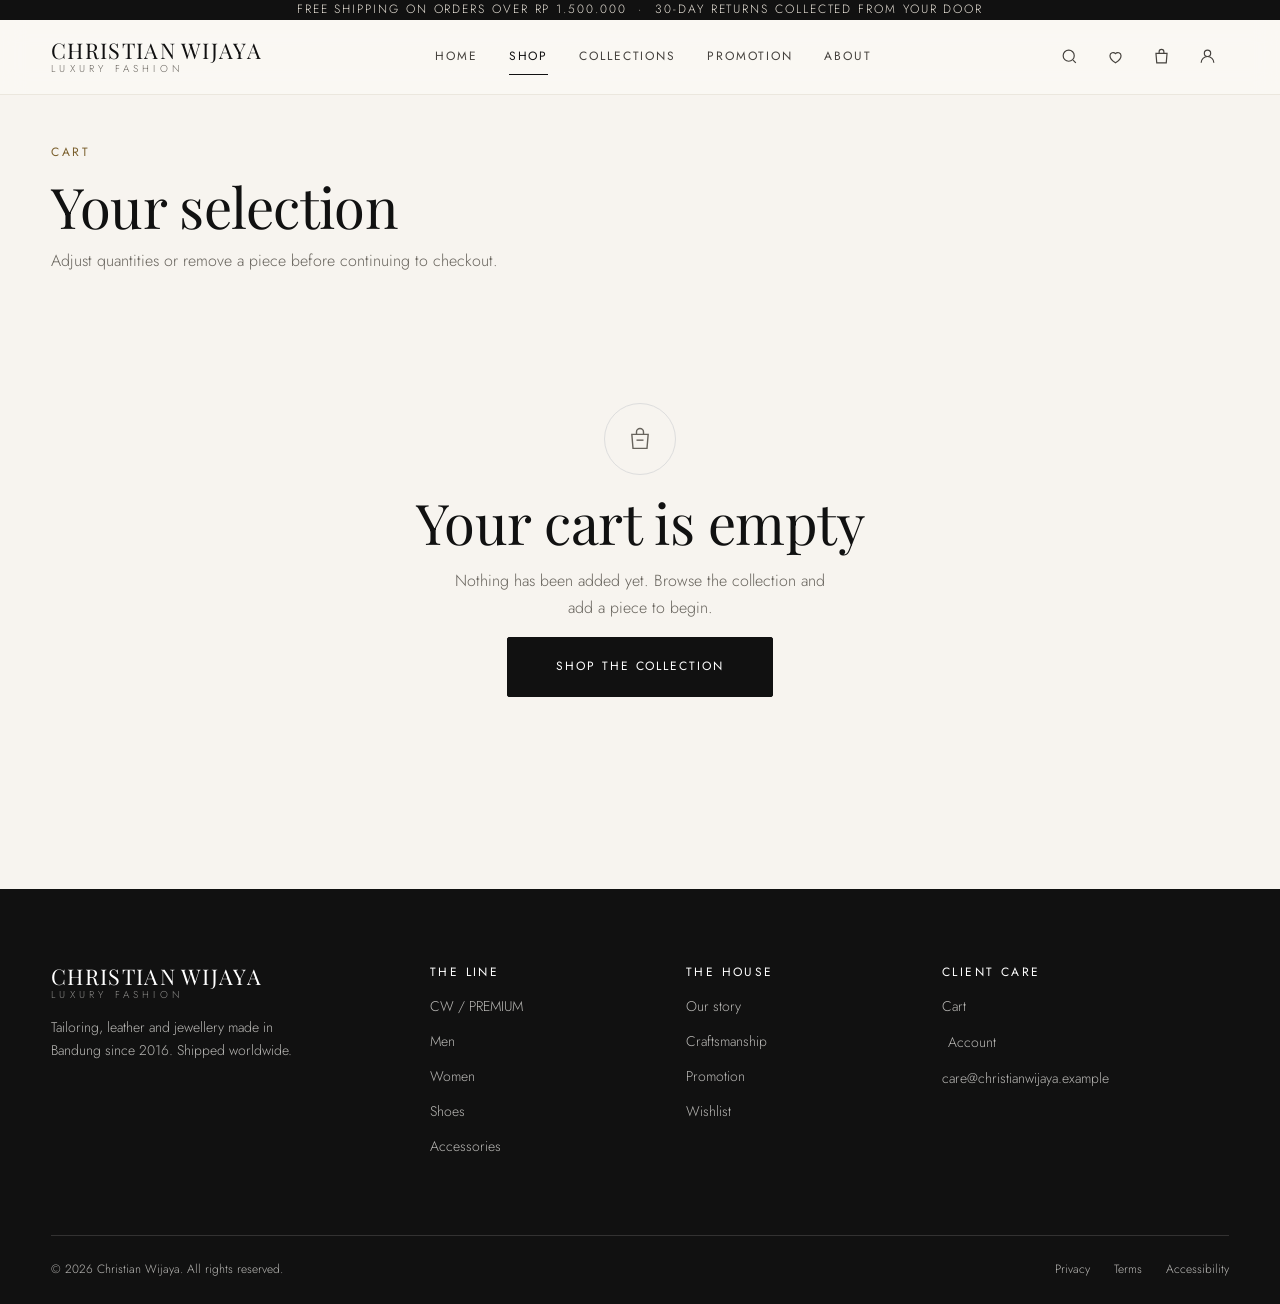
<file: cart.html>
<!DOCTYPE html>
<html lang="en">
<head>
  <meta charset="UTF-8">
  <meta name="viewport" content="width=device-width, initial-scale=1.0">
  <title>Cart - CHRISTIAN WIJAYA</title>
  <meta name="description" content="Review your selection and adjust quantities before checkout.">
  <link rel="preconnect" href="https://fonts.googleapis.com">
  <link rel="preconnect" href="https://fonts.gstatic.com" crossorigin>
  <link href="https://fonts.googleapis.com/css2?family=Playfair+Display:ital,wght@0,400;0,500;1,400&family=Jost:wght@300;400;500&display=swap" rel="stylesheet">
  <link rel="stylesheet" href="style.css">
</head>

<body>
  <a class="skip-link" href="#main">Skip to main content</a>

  <p class="announce"><span class="announce__inner">Free shipping on orders over Rp 1.500.000 &nbsp;&middot;&nbsp; 30-day returns collected from your door</span></p>

  <header class="site-header">
    <div class="container">
      <nav class="navbar" aria-label="Primary">
        <a class="logo" href="index.html" aria-label="CHRISTIAN WIJAYA, home">
          <span class="logo__name">CHRISTIAN WIJAYA</span>
          <span class="logo__sub">Luxury Fashion</span>
        </a>

        <div class="nav-primary">
          <ul class="nav-primary__list">
            <li><a class="nav-primary__link" href="index.html">Home</a></li>
            <li><a class="nav-primary__link" href="shop.html" aria-current="page">Shop</a></li>
            <li><a class="nav-primary__link" href="collections.html">Collections</a></li>
            <li><a class="nav-primary__link" href="promotion.html">Promotion</a></li>
            <li><a class="nav-primary__link" href="about.html">About</a></li>
          </ul>
        </div>

        <div class="nav-utils">
          <form class="nav-search" role="search">
            <label class="visually-hidden" for="nav-search">Search products</label>
            <input class="nav-search__input" id="nav-search" type="search" name="q" placeholder="Search" autocomplete="off">
          </form>
          <button type="button" class="icon-btn" data-search-toggle aria-expanded="false" aria-controls="nav-search">
            <svg viewBox="0 0 24 24" fill="none" stroke="currentColor" stroke-width="1.5" aria-hidden="true"><circle cx="11" cy="11" r="7"/><path d="M20 20l-3.5-3.5"/></svg>
            <span class="visually-hidden">Toggle search field</span>
          </button>

          <a class="icon-btn" href="wishlist.html">
            <svg viewBox="0 0 24 24" fill="none" stroke="currentColor" stroke-width="1.5" aria-hidden="true"><path d="M12 20s-7-4.4-7-9a4 4 0 0 1 7-2.6A4 4 0 0 1 19 11c0 4.6-7 9-7 9z"/></svg>
            <span class="icon-btn__label">Wishlist</span>
            <span class="icon-btn__count" data-wish-count data-count="0"></span>
            <span class="visually-hidden" data-wish-sr>wishlist items</span>
          </a>

          <a class="icon-btn" href="cart.html">
            <svg viewBox="0 0 24 24" fill="none" stroke="currentColor" stroke-width="1.5" aria-hidden="true"><path d="M5 8h14l-1 12H6L5 8z"/><path d="M9 8V6a3 3 0 0 1 6 0v2"/></svg>
            <span class="icon-btn__label">Cart</span>
            <span class="icon-btn__count" data-cart-count data-count="0"></span>
            <span class="visually-hidden" data-cart-sr>items in cart</span>
          </a>

          <button type="button" class="icon-btn" data-auth-action="login" data-auth-open="login">
            <svg viewBox="0 0 24 24" fill="none" stroke="currentColor" stroke-width="1.5" aria-hidden="true"><circle cx="12" cy="8" r="4"/><path d="M4 20a8 8 0 0 1 16 0"/></svg>
            <span class="icon-btn__label" data-auth-label>Login</span>
            <span class="visually-hidden">account</span>
          </button>

          <button type="button" class="nav-toggle" aria-expanded="false" aria-controls="nav-drawer">
            <span class="nav-toggle__bars" aria-hidden="true"><span></span><span></span><span></span></span>
            <span class="visually-hidden">Menu</span>
          </button>
        </div>
      </nav>
    </div>
  </header>

  <div class="nav-drawer" id="nav-drawer">
    <div class="nav-drawer__scrim" aria-hidden="true"></div>
    <div class="nav-drawer__panel" role="dialog" aria-modal="true" aria-label="Menu">
      <div class="nav-drawer__head">
        <span class="logo__name">CHRISTIAN WIJAYA</span>
        <button type="button" class="nav-drawer__close">
          <svg viewBox="0 0 24 24" width="20" height="20" fill="none" stroke="currentColor" stroke-width="1.5" aria-hidden="true"><path d="M6 6l12 12M18 6L6 18"/></svg>
          <span class="visually-hidden">Close menu</span>
        </button>
      </div>
      <ul class="nav-drawer__list">
        <li><a class="nav-drawer__link" href="index.html">Home</a></li>
        <li><a class="nav-drawer__link" href="shop.html" aria-current="page">Shop</a></li>
        <li><a class="nav-drawer__link" href="collections.html">Collections</a></li>
        <li><a class="nav-drawer__link" href="promotion.html">Promotion</a></li>
        <li><a class="nav-drawer__link" href="about.html">About</a></li>
      </ul>
      <div class="nav-drawer__utils">
        <a class="btn btn--full" href="cart.html">Cart</a>
        <a class="btn btn--ghost btn--full" href="wishlist.html">Wishlist</a>
        <button type="button" class="btn btn--ghost btn--full" data-auth-open="login" data-auth-action="login">Login</button>
      </div>
    </div>
  </div>

  <main id="main">

    <section class="container page-head">
      <p class="eyebrow">Cart</p>
      <h1 class="page-head__title">Your selection</h1>
      <p class="page-head__lede">Adjust quantities or remove a piece before continuing to checkout.</p>
    </section>

    <section class="container page-body">

      <div class="empty-state" data-cart-empty hidden>
        <span class="empty-state__icon"><svg viewBox="0 0 24 24" fill="none" stroke="currentColor" stroke-width="1.2" aria-hidden="true"><path d="M5 8h14l-1 12H6L5 8z"/><path d="M9 8V6a3 3 0 0 1 6 0v2"/><path d="M9 13h6"/></svg></span>
        <h2>Your cart is empty</h2>
        <p>Nothing has been added yet. Browse the collection and add a piece to begin.</p>
        <a class="btn btn--lg" href="shop.html">Shop the collection</a>
      </div>

      <div class="cart-layout" data-cart-filled>
        <div>
          <ul class="cart-list" data-cart-list></ul>
          <p class="spaced-top">
            <a class="link" href="shop.html"><svg viewBox="0 0 24 24" fill="none" stroke="currentColor" stroke-width="1.5" aria-hidden="true"><path d="M5 12h14M13 6l6 6-6 6"/></svg> Continue shopping</a>
          </p>
        </div>
        <aside class="summary" data-cart-summary aria-label="Order summary"></aside>
      </div>
    </section>
  </main>

  <footer class="site-footer">
    <div class="container">
      <div class="footer-top">
        <div class="footer-brand">
          <a class="logo" href="index.html">
            <span class="logo__name">CHRISTIAN WIJAYA</span>
            <span class="logo__sub">Luxury Fashion</span>
          </a>
          <p>Tailoring, leather and jewellery made in Bandung since 2016. Shipped worldwide.</p>
        </div>

        <div class="footer-col">
          <h2 class="footer-col__title">The line</h2>
          <ul>
            <li><a href="shop.html?line=cw-premium">CW / PREMIUM</a></li>
            <li><a href="shop.html?line=cw-premium&amp;category=men">Men</a></li>
            <li><a href="shop.html?line=cw-premium&amp;category=women">Women</a></li>
            <li><a href="shop.html?line=cw-premium&amp;category=shoes">Shoes</a></li>
            <li><a href="shop.html?line=cw-premium&amp;category=accessories">Accessories</a></li>
          </ul>
        </div>

        <div class="footer-col">
          <h2 class="footer-col__title">The house</h2>
          <ul>
            <li><a href="about.html">Our story</a></li>
            <li><a href="about.html#craft">Craftsmanship</a></li>
            <li><a href="promotion.html">Promotion</a></li>
            <li><a href="wishlist.html">Wishlist</a></li>
          </ul>
        </div>

        <div class="footer-col">
          <h2 class="footer-col__title">Client care</h2>
          <ul>
            <li><a href="cart.html">Cart</a></li>
            <li><button type="button" data-auth-open="login">Account</button></li>
            <li><a href="mailto:care@christianwijaya.example">care@christianwijaya.example</a></li>
          </ul>
        </div>
      </div>

      <div class="footer-bottom">
        <p>&copy; <span data-year>2026</span> Christian Wijaya. All rights reserved.</p>
        <div class="footer-bottom__links">
          <a href="about.html">Privacy</a>
          <a href="about.html">Terms</a>
          <a href="about.html">Accessibility</a>
        </div>
      </div>
    </div>
  </footer>

  <div class="modal" id="auth-modal" role="dialog" aria-modal="true" aria-label="Account">
    <div class="modal__scrim"></div>
    <div class="modal__panel">
      <button type="button" class="modal__close" data-auth-close>
        <svg viewBox="0 0 24 24" width="20" height="20" fill="none" stroke="currentColor" stroke-width="1.5" aria-hidden="true"><path d="M6 6l12 12M18 6L6 18"/></svg>
        <span class="visually-hidden">Close</span>
      </button>

      <div class="tabs" role="tablist" aria-label="Account">
        <button class="tab" type="button" role="tab" id="tab-login" data-tab="login"
                aria-selected="true" aria-controls="panel-login">Log in</button>
        <button class="tab" type="button" role="tab" id="tab-signup" data-tab="signup"
                aria-selected="false" aria-controls="panel-signup">Sign up</button>
      </div>

      <div class="notice" data-auth-message hidden></div>

      <div class="tabpanel" role="tabpanel" id="panel-login" data-panel="login" aria-labelledby="tab-login">
        <h2 class="modal__title">Welcome back</h2>
        <p class="modal__lede">Sign in to view your orders and saved pieces.</p>

        <form id="login-form" novalidate>
          <div class="field">
            <label class="field__label" for="login-email">Email <span class="req" aria-hidden="true">*</span></label>
            <input class="field__input" id="login-email" name="email" type="email"
                   autocomplete="email" required aria-describedby="login-email-err">
            <p class="field__error" id="login-email-err"></p>
          </div>

          <div class="field">
            <label class="field__label" for="login-password">Password <span class="req" aria-hidden="true">*</span></label>
            <input class="field__input" id="login-password" name="password" type="password"
                   autocomplete="current-password" required aria-describedby="login-password-err">
            <p class="field__error" id="login-password-err"></p>
          </div>

          <div class="field">
            <label class="check">
              <input type="checkbox" name="remember" checked>
              <span>Remember me on this device</span>
            </label>
          </div>

          <button class="btn btn--full btn--lg" type="submit">Log in</button>

          <p class="center-note">
            <button type="button" class="link" data-forgot>Forgot your password?</button>
          </p>
        </form>

        <p class="modal__switch">
          New to the house? <button type="button" data-tab-jump="signup">Create an account</button>
        </p>
      </div>

      <div class="tabpanel" role="tabpanel" id="panel-signup" data-panel="signup" aria-labelledby="tab-signup" hidden>
        <h2 class="modal__title">Create your account</h2>
        <p class="modal__lede">One account for orders, saved pieces and early access.</p>

        <form id="signup-form" novalidate>
          <div class="field">
            <label class="field__label" for="su-name">Full name <span class="req" aria-hidden="true">*</span></label>
            <input class="field__input" id="su-name" name="fullname" type="text"
                   autocomplete="name" required aria-describedby="su-name-err">
            <p class="field__error" id="su-name-err"></p>
          </div>

          <div class="field">
            <label class="field__label" for="su-email">Email <span class="req" aria-hidden="true">*</span></label>
            <input class="field__input" id="su-email" name="email" type="email"
                   autocomplete="email" required aria-describedby="su-email-err">
            <p class="field__error" id="su-email-err"></p>
          </div>

          <div class="field">
            <label class="field__label" for="su-pass">Password <span class="req" aria-hidden="true">*</span></label>
            <input class="field__input" id="su-pass" name="password" type="password"
                   autocomplete="new-password" required aria-describedby="su-pass-err">
            <p class="field__error" id="su-pass-err"></p>
            <p class="field__hint">At least 8 characters.</p>
          </div>

          <div class="field">
            <label class="field__label" for="su-confirm">Confirm password <span class="req" aria-hidden="true">*</span></label>
            <input class="field__input" id="su-confirm" name="confirm" type="password"
                   autocomplete="new-password" required aria-describedby="su-confirm-err">
            <p class="field__error" id="su-confirm-err"></p>
          </div>

          <div class="field">
            <label class="check">
              <input type="checkbox" name="terms" required>
              <span>I agree to the <a href="about.html">terms of sale</a> and <a href="about.html">privacy policy</a>. <span class="req" aria-hidden="true">*</span></span>
            </label>
          </div>

          <button class="btn btn--full btn--lg" type="submit">Create account</button>
        </form>

        <p class="modal__switch">
          Already have an account? <button type="button" data-tab-jump="login">Log in</button>
        </p>
      </div>
    </div>
  </div>

  <script src="script.js"></script>
</body>
</html>
</file>
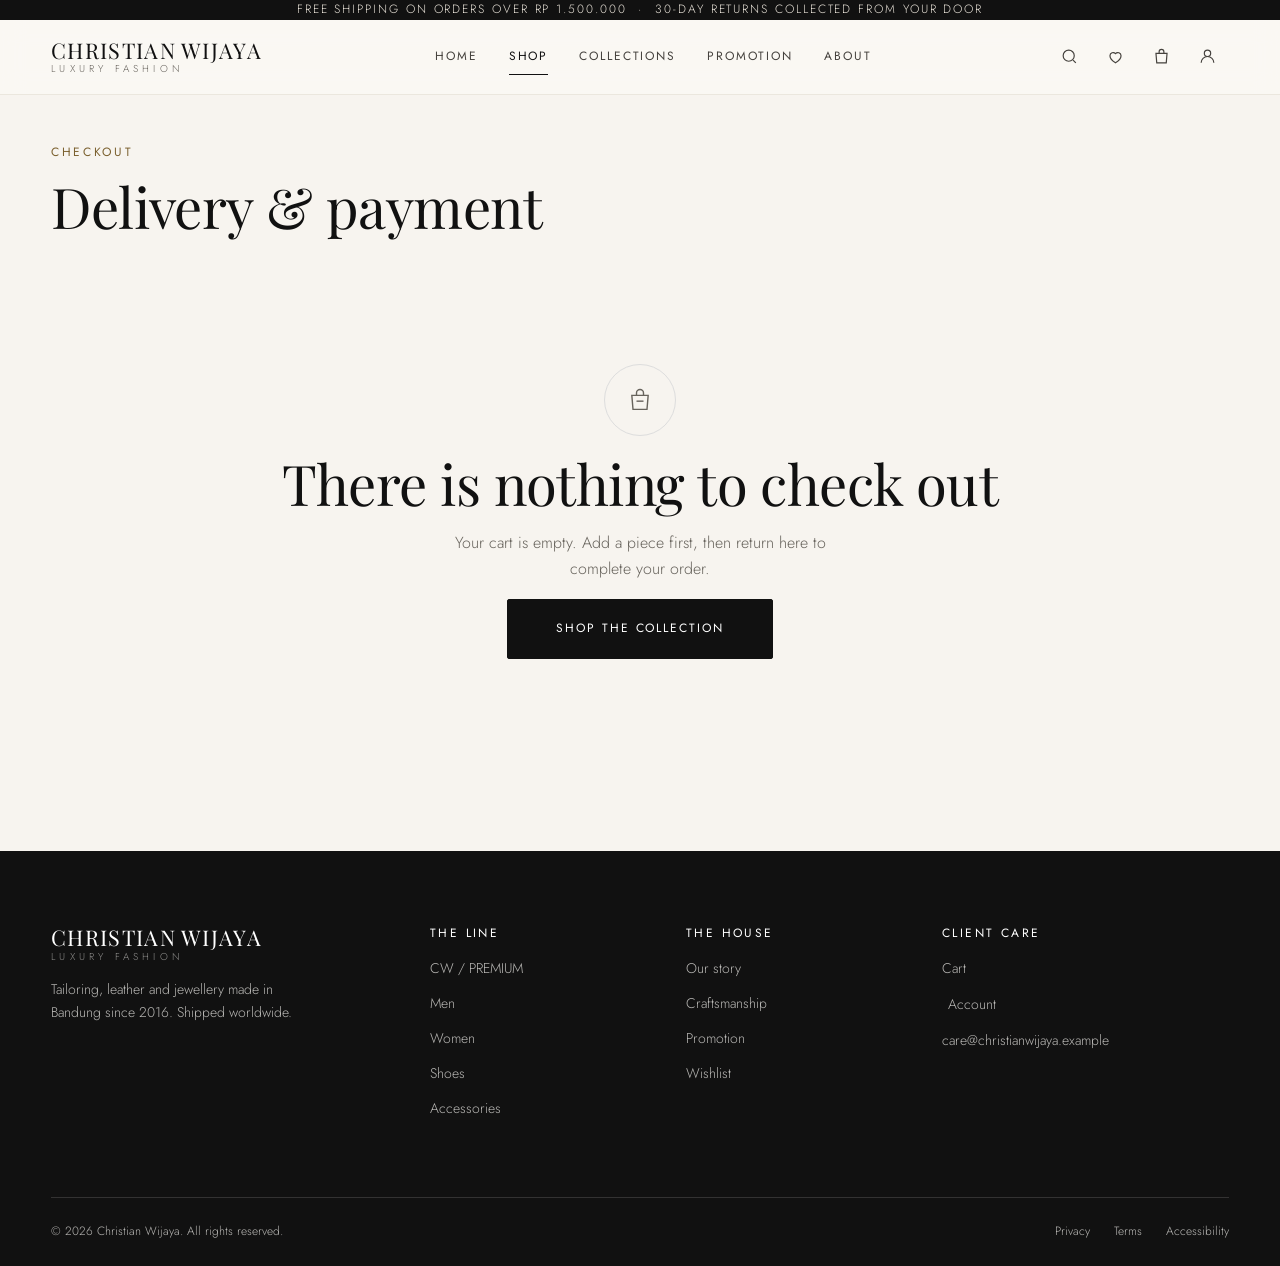
<file: checkout.html>
<!DOCTYPE html>
<html lang="en">
<head>
  <meta charset="UTF-8">
  <meta name="viewport" content="width=device-width, initial-scale=1.0">
  <title>Checkout - CHRISTIAN WIJAYA</title>
  <meta name="description" content="Enter your delivery and payment details to complete your order.">
  <link rel="preconnect" href="https://fonts.googleapis.com">
  <link rel="preconnect" href="https://fonts.gstatic.com" crossorigin>
  <link href="https://fonts.googleapis.com/css2?family=Playfair+Display:ital,wght@0,400;0,500;1,400&family=Jost:wght@300;400;500&display=swap" rel="stylesheet">
  <link rel="stylesheet" href="style.css">
</head>

<body>
  <a class="skip-link" href="#main">Skip to main content</a>

  <p class="announce"><span class="announce__inner">Free shipping on orders over Rp 1.500.000 &nbsp;&middot;&nbsp; 30-day returns collected from your door</span></p>

  <header class="site-header">
    <div class="container">
      <nav class="navbar" aria-label="Primary">
        <a class="logo" href="index.html" aria-label="CHRISTIAN WIJAYA, home">
          <span class="logo__name">CHRISTIAN WIJAYA</span>
          <span class="logo__sub">Luxury Fashion</span>
        </a>

        <div class="nav-primary">
          <ul class="nav-primary__list">
            <li><a class="nav-primary__link" href="index.html">Home</a></li>
            <li><a class="nav-primary__link" href="shop.html" aria-current="page">Shop</a></li>
            <li><a class="nav-primary__link" href="collections.html">Collections</a></li>
            <li><a class="nav-primary__link" href="promotion.html">Promotion</a></li>
            <li><a class="nav-primary__link" href="about.html">About</a></li>
          </ul>
        </div>

        <div class="nav-utils">
          <form class="nav-search" role="search">
            <label class="visually-hidden" for="nav-search">Search products</label>
            <input class="nav-search__input" id="nav-search" type="search" name="q" placeholder="Search" autocomplete="off">
          </form>
          <button type="button" class="icon-btn" data-search-toggle aria-expanded="false" aria-controls="nav-search">
            <svg viewBox="0 0 24 24" fill="none" stroke="currentColor" stroke-width="1.5" aria-hidden="true"><circle cx="11" cy="11" r="7"/><path d="M20 20l-3.5-3.5"/></svg>
            <span class="visually-hidden">Toggle search field</span>
          </button>

          <a class="icon-btn" href="wishlist.html">
            <svg viewBox="0 0 24 24" fill="none" stroke="currentColor" stroke-width="1.5" aria-hidden="true"><path d="M12 20s-7-4.4-7-9a4 4 0 0 1 7-2.6A4 4 0 0 1 19 11c0 4.6-7 9-7 9z"/></svg>
            <span class="icon-btn__label">Wishlist</span>
            <span class="icon-btn__count" data-wish-count data-count="0"></span>
            <span class="visually-hidden" data-wish-sr>wishlist items</span>
          </a>

          <a class="icon-btn" href="cart.html">
            <svg viewBox="0 0 24 24" fill="none" stroke="currentColor" stroke-width="1.5" aria-hidden="true"><path d="M5 8h14l-1 12H6L5 8z"/><path d="M9 8V6a3 3 0 0 1 6 0v2"/></svg>
            <span class="icon-btn__label">Cart</span>
            <span class="icon-btn__count" data-cart-count data-count="0"></span>
            <span class="visually-hidden" data-cart-sr>items in cart</span>
          </a>

          <button type="button" class="icon-btn" data-auth-action="login" data-auth-open="login">
            <svg viewBox="0 0 24 24" fill="none" stroke="currentColor" stroke-width="1.5" aria-hidden="true"><circle cx="12" cy="8" r="4"/><path d="M4 20a8 8 0 0 1 16 0"/></svg>
            <span class="icon-btn__label" data-auth-label>Login</span>
            <span class="visually-hidden">account</span>
          </button>

          <button type="button" class="nav-toggle" aria-expanded="false" aria-controls="nav-drawer">
            <span class="nav-toggle__bars" aria-hidden="true"><span></span><span></span><span></span></span>
            <span class="visually-hidden">Menu</span>
          </button>
        </div>
      </nav>
    </div>
  </header>

  <div class="nav-drawer" id="nav-drawer">
    <div class="nav-drawer__scrim" aria-hidden="true"></div>
    <div class="nav-drawer__panel" role="dialog" aria-modal="true" aria-label="Menu">
      <div class="nav-drawer__head">
        <span class="logo__name">CHRISTIAN WIJAYA</span>
        <button type="button" class="nav-drawer__close">
          <svg viewBox="0 0 24 24" width="20" height="20" fill="none" stroke="currentColor" stroke-width="1.5" aria-hidden="true"><path d="M6 6l12 12M18 6L6 18"/></svg>
          <span class="visually-hidden">Close menu</span>
        </button>
      </div>
      <ul class="nav-drawer__list">
        <li><a class="nav-drawer__link" href="index.html">Home</a></li>
        <li><a class="nav-drawer__link" href="shop.html" aria-current="page">Shop</a></li>
        <li><a class="nav-drawer__link" href="collections.html">Collections</a></li>
        <li><a class="nav-drawer__link" href="promotion.html">Promotion</a></li>
        <li><a class="nav-drawer__link" href="about.html">About</a></li>
      </ul>
      <div class="nav-drawer__utils">
        <a class="btn btn--full" href="cart.html">Cart</a>
        <a class="btn btn--ghost btn--full" href="wishlist.html">Wishlist</a>
        <button type="button" class="btn btn--ghost btn--full" data-auth-open="login" data-auth-action="login">Login</button>
      </div>
    </div>
  </div>

  <main id="main">

    <section class="container page-head">
      <p class="eyebrow">Checkout</p>
      <h1 class="page-head__title">Delivery &amp; payment</h1>
    </section>

    <section class="container page-body">

      <div class="empty-state" data-checkout-guard hidden>
        <span class="empty-state__icon"><svg viewBox="0 0 24 24" fill="none" stroke="currentColor" stroke-width="1.2" aria-hidden="true"><path d="M5 8h14l-1 12H6L5 8z"/><path d="M9 8V6a3 3 0 0 1 6 0v2"/><path d="M9 13h6"/></svg></span>
        <h2>There is nothing to check out</h2>
        <p>Your cart is empty. Add a piece first, then return here to complete your order.</p>
        <a class="btn btn--lg" href="shop.html">Shop the collection</a>
      </div>

<div data-checkout-main>
        <ol class="steps" aria-label="Checkout progress">
          <li class="steps__item"><span class="steps__num" aria-hidden="true">1</span> Cart</li>
          <li class="steps__item is-active"><span class="steps__num" aria-hidden="true">2</span> Details</li>
          <li class="steps__item"><span class="steps__num" aria-hidden="true">3</span> Confirmation</li>
        </ol>

        <form class="checkout-layout" data-checkout novalidate>
          <div>
            <fieldset class="checkout-section">
              <legend class="checkout-section__title">1. Contact information</legend>

              <div class="field">
                <label class="field__label" for="co-name">Full name <span class="req" aria-hidden="true">*</span></label>
                <input class="field__input" id="co-name" name="fullname" type="text" autocomplete="name" required aria-describedby="co-name-err">
                <p class="field__error" id="co-name-err"></p>
              </div>

              <div class="field">
                <label class="field__label" for="co-email">Email <span class="req" aria-hidden="true">*</span></label>
                <input class="field__input" id="co-email" name="email" type="email" autocomplete="email" required aria-describedby="co-email-err">
                <p class="field__error" id="co-email-err"></p>
              </div>

              <div class="field">
                <label class="field__label" for="co-country">Country or region <span class="req" aria-hidden="true">*</span></label>
                <select class="field__select" id="co-country" name="country" autocomplete="country" data-country></select>
                <p class="field__hint">Sets the country code for your phone number and the payment methods we can offer.</p>
              </div>

              <div class="field">
                <label class="field__label" for="co-phone">Phone <span class="req" aria-hidden="true">*</span></label>
                <div class="phone-row">
                  <span class="phone-row__dial" aria-hidden="true" data-dial>+62</span>
                  <input class="field__input" id="co-phone" name="phone" type="tel" inputmode="tel"
                         autocomplete="tel-national" placeholder="8123456789" required
                         aria-describedby="co-phone-err co-phone-hint">
                </div>
                <p class="field__error" id="co-phone-err"></p>
                <p class="field__hint" id="co-phone-hint" data-phone-display>Enter the Indonesia number only.</p>
              </div>
            </fieldset>

            <fieldset class="checkout-section">
              <legend class="checkout-section__title">2. Shipping address</legend>

              <div class="field">
                <label class="field__label" for="co-address">Street address <span class="req" aria-hidden="true">*</span></label>
                <input class="field__input" id="co-address" name="address" type="text" autocomplete="street-address" required aria-describedby="co-address-err">
                <p class="field__error" id="co-address-err"></p>
              </div>

              <div class="field-row">
                <div class="field">
                  <label class="field__label" for="co-city">City <span class="req" aria-hidden="true">*</span></label>
                  <input class="field__input" id="co-city" name="city" type="text" autocomplete="address-level2" required aria-describedby="co-city-err">
                  <p class="field__error" id="co-city-err"></p>
                </div>
                <div class="field">
                  <label class="field__label" for="co-post">Postcode <span class="req" aria-hidden="true">*</span></label>
                  <input class="field__input" id="co-post" name="postcode" type="text" autocomplete="postal-code" required aria-describedby="co-post-err">
                  <p class="field__error" id="co-post-err"></p>
                </div>
              </div>

              <p class="filter-group__title" id="speed-label">Delivery speed</p>
              <!-- Delivery speeds are built from SHIPPING_METHODS in script.js, so the
                   copy here always matches the figure the order total is using. -->
              <div class="choice-group" role="radiogroup" aria-labelledby="speed-label" data-shipping-list></div>
              <p class="notice notice--error" data-shipping-error hidden>Please choose a delivery speed.</p>
            </fieldset>

            <fieldset class="checkout-section">
              <legend class="checkout-section__title">3. Payment method</legend>

              <div class="choice-group" data-payment-list role="radiogroup" aria-label="Payment method"></div>
              <p class="notice notice--error" data-payment-error hidden>Please select a payment method.</p>

              <!-- ============ CREDIT / DEBIT CARD ============ -->
              <div class="pay-panel" data-panel="card" hidden>
                <fieldset class="optgroup">
                  <legend class="optgroup__label" id="cardtype-label">Card type <span class="req" aria-hidden="true">*</span></legend>
                  <div class="chip-group" data-card-types role="radiogroup" aria-labelledby="cardtype-label"></div>
                  <p class="field__error" data-err="cardtype" hidden>Please choose a card type.</p>
                </fieldset>

                <div class="field">
                  <label class="field__label" for="co-cardname">Cardholder name <span class="req" aria-hidden="true">*</span></label>
                  <input class="field__input" id="co-cardname" name="cardname" type="text" autocomplete="cc-name" aria-describedby="co-cardname-err">
                  <p class="field__error" id="co-cardname-err"></p>
                </div>

                <div class="field">
                  <label class="field__label" for="co-cardnum">Card number <span class="req" aria-hidden="true">*</span></label>
                  <input class="field__input" id="co-cardnum" name="cardnumber" type="text" inputmode="numeric" autocomplete="cc-number" placeholder="4242 4242 4242 4242" maxlength="23" aria-describedby="co-cardnum-err">
                  <p class="field__error" id="co-cardnum-err"></p>
                  <p class="field__hint">Prototype only &mdash; no card data is stored or transmitted.</p>
                </div>

                <div class="field-row">
                  <div class="field">
                    <label class="field__label" for="co-exp">Expiry <span class="req" aria-hidden="true">*</span></label>
                    <input class="field__input" id="co-exp" name="cardexp" type="text" inputmode="numeric" autocomplete="cc-exp" placeholder="MM/YY" maxlength="5" aria-describedby="co-exp-err">
                    <p class="field__error" id="co-exp-err"></p>
                  </div>
                  <div class="field">
                    <label class="field__label" for="co-cvc">Security code <span class="req" aria-hidden="true">*</span></label>
                    <input class="field__input" id="co-cvc" name="cardcvc" type="text" inputmode="numeric" autocomplete="cc-csc" placeholder="123" maxlength="4" aria-describedby="co-cvc-err">
                    <p class="field__error" id="co-cvc-err"></p>
                  </div>
                </div>
              </div>

              <!-- ============ BANK TRANSFER / VIRTUAL ACCOUNT ============ -->
              <div class="pay-panel" data-panel="va" hidden>
                <div class="field">
                  <label class="visually-hidden" for="co-banksearch">Search banks</label>
                  <input class="field__input" id="co-banksearch" type="search" placeholder="Search bank" autocomplete="off" data-bank-search>
                </div>

                <p class="filter-group__title" id="bank-label">Popular banks</p>
                <div class="bank-grid" data-bank-list role="radiogroup" aria-labelledby="bank-label"></div>
                <p class="field__hint" data-bank-empty hidden>No bank matches that search. Try another name.</p>

                <p class="spaced-top">
                  <button type="button" class="link-underline" data-bank-toggle aria-expanded="false" aria-controls="co-bank-all">View all banks</button>
                </p>
                <div class="bank-grid spaced-top" id="co-bank-all" data-bank-all hidden></div>

                <p class="field__error" data-err="bank" hidden>Please select a bank.</p>

                <div class="va-result" data-va-result hidden>
                  <p class="eyebrow">Virtual account</p>
                  <h3 class="va-result__bank" data-va-bank>Virtual account</h3>
                  <dl class="spec-pair">
                    <div class="spec-pair__row"><dt>Virtual account number</dt><dd data-va-number>&mdash;</dd></div>
                    <div class="spec-pair__row"><dt>Amount to transfer</dt><dd data-va-amount>&mdash;</dd></div>
                    <div class="spec-pair__row"><dt>Expires</dt><dd>24 hours after the order is placed</dd></div>
                  </dl>
                  <button type="button" class="btn btn--full" data-copy-va>Copy VA number</button>
                  <p class="field__hint" data-copy-feedback role="status" aria-live="polite"></p>
                  <p class="notice notice--error spaced-top">Demo payment flow &mdash; no real transaction is created and this account number is fictional.</p>
                </div>
              </div>

              <!-- ============ QRIS ============ -->
              <div class="pay-panel" data-panel="qris" hidden>
                <p class="eyebrow">QRIS payment</p>
                <div class="qr-demo">
                  <div class="qr-demo__code" data-qr-demo aria-hidden="true"></div>
                  <p class="qr-demo__label">Demo QR</p>
                </div>
                <p class="pay-amount" data-qr-amount>&mdash;</p>
                <p class="pay-help">Scan using your preferred banking or e-wallet application.</p>
                <button type="button" class="btn btn--full spaced-top" data-qris-done data-demo-continue="QRIS">I have completed payment</button>
                <p class="field__hint">This QR is drawn for the prototype only. It is not a real QRIS code and cannot be scanned.</p>
              </div>

              <!-- ============ DIGITAL WALLET ============ -->
              <div class="pay-panel" data-panel="wallet" hidden>
                <p class="filter-group__title" id="wallet-label">Select a wallet <span class="req" aria-hidden="true">*</span></p>
                <div class="wallet-grid" data-wallet-list role="radiogroup" aria-labelledby="wallet-label"></div>
                <p class="field__error" data-err="wallet" hidden>Please select a wallet.</p>

                <div class="pay-step" data-wallet-step hidden>
                  <p class="pay-help" data-wallet-copy>Demo: you would be redirected to the selected wallet application.</p>
                  <p class="pay-amount" data-wallet-amount>&mdash;</p>
                  <button type="button" class="btn btn--full spaced-top" data-wallet-continue data-demo-continue="Digital wallet">Continue</button>
                  <p class="field__hint">Prototype interaction only &mdash; nothing is sent to the wallet provider.</p>
                </div>
              </div>

              <!-- ============ CASH ON DELIVERY ============ -->
              <div class="pay-panel" data-panel="cod" hidden>
                <div class="notice notice--success">
                  <p><strong>Available in selected areas.</strong></p>
                  <p>Available in Bandung and Jakarta. We confirm your address when the order is placed.</p>
                </div>
                <p class="pay-help">Pay the courier in cash when your order arrives. No card details are needed.</p>
              </div>

              <!-- ============ PAYPAL ============ -->
              <div class="pay-panel" data-panel="paypal" hidden>
                <p class="pay-help">Demo: you would be redirected to PayPal to approve this payment, then returned here.</p>
                <p class="pay-amount" data-paypal-amount>&mdash;</p>
                <button type="button" class="btn btn--full spaced-top" data-paypal-continue data-demo-continue="PayPal">Continue to PayPal</button>
                <p class="field__hint">Prototype interaction only &mdash; no PayPal account is contacted.</p>
              </div>
            </fieldset>
          </div>

          <aside>
            <div class="summary" data-checkout-summary aria-label="Order summary"></div>
            <button class="btn btn--lg btn--full" type="submit" data-submit-order>Place order</button>
            <p class="fine-print">
              By placing this order you accept our <a class="link-underline" href="about.html">terms of sale</a>.
            </p>
            <p class="fine-print">
              Prototype checkout. No payment is processed and no card details leave this page.
            </p>
          </aside>
        </form>
      </div>
    </section>
  </main>

  <footer class="site-footer">
    <div class="container">
      <div class="footer-top">
        <div class="footer-brand">
          <a class="logo" href="index.html">
            <span class="logo__name">CHRISTIAN WIJAYA</span>
            <span class="logo__sub">Luxury Fashion</span>
          </a>
          <p>Tailoring, leather and jewellery made in Bandung since 2016. Shipped worldwide.</p>
        </div>

        <div class="footer-col">
          <h2 class="footer-col__title">The line</h2>
          <ul>
            <li><a href="shop.html?line=cw-premium">CW / PREMIUM</a></li>
            <li><a href="shop.html?line=cw-premium&amp;category=men">Men</a></li>
            <li><a href="shop.html?line=cw-premium&amp;category=women">Women</a></li>
            <li><a href="shop.html?line=cw-premium&amp;category=shoes">Shoes</a></li>
            <li><a href="shop.html?line=cw-premium&amp;category=accessories">Accessories</a></li>
          </ul>
        </div>

        <div class="footer-col">
          <h2 class="footer-col__title">The house</h2>
          <ul>
            <li><a href="about.html">Our story</a></li>
            <li><a href="about.html#craft">Craftsmanship</a></li>
            <li><a href="promotion.html">Promotion</a></li>
            <li><a href="wishlist.html">Wishlist</a></li>
          </ul>
        </div>

        <div class="footer-col">
          <h2 class="footer-col__title">Client care</h2>
          <ul>
            <li><a href="cart.html">Cart</a></li>
            <li><button type="button" data-auth-open="login">Account</button></li>
            <li><a href="mailto:care@christianwijaya.example">care@christianwijaya.example</a></li>
          </ul>
        </div>
      </div>

      <div class="footer-bottom">
        <p>&copy; <span data-year>2026</span> Christian Wijaya. All rights reserved.</p>
        <div class="footer-bottom__links">
          <a href="about.html">Privacy</a>
          <a href="about.html">Terms</a>
          <a href="about.html">Accessibility</a>
        </div>
      </div>
    </div>
  </footer>

  <div class="modal" id="auth-modal" role="dialog" aria-modal="true" aria-label="Account">
    <div class="modal__scrim"></div>
    <div class="modal__panel">
      <button type="button" class="modal__close" data-auth-close>
        <svg viewBox="0 0 24 24" width="20" height="20" fill="none" stroke="currentColor" stroke-width="1.5" aria-hidden="true"><path d="M6 6l12 12M18 6L6 18"/></svg>
        <span class="visually-hidden">Close</span>
      </button>

      <div class="tabs" role="tablist" aria-label="Account">
        <button class="tab" type="button" role="tab" id="tab-login" data-tab="login"
                aria-selected="true" aria-controls="panel-login">Log in</button>
        <button class="tab" type="button" role="tab" id="tab-signup" data-tab="signup"
                aria-selected="false" aria-controls="panel-signup">Sign up</button>
      </div>

      <div class="notice" data-auth-message hidden></div>

      <div class="tabpanel" role="tabpanel" id="panel-login" data-panel="login" aria-labelledby="tab-login">
        <h2 class="modal__title">Welcome back</h2>
        <p class="modal__lede">Sign in to view your orders and saved pieces.</p>

        <form id="login-form" novalidate>
          <div class="field">
            <label class="field__label" for="login-email">Email <span class="req" aria-hidden="true">*</span></label>
            <input class="field__input" id="login-email" name="email" type="email"
                   autocomplete="email" required aria-describedby="login-email-err">
            <p class="field__error" id="login-email-err"></p>
          </div>

          <div class="field">
            <label class="field__label" for="login-password">Password <span class="req" aria-hidden="true">*</span></label>
            <input class="field__input" id="login-password" name="password" type="password"
                   autocomplete="current-password" required aria-describedby="login-password-err">
            <p class="field__error" id="login-password-err"></p>
          </div>

          <div class="field">
            <label class="check">
              <input type="checkbox" name="remember" checked>
              <span>Remember me on this device</span>
            </label>
          </div>

          <button class="btn btn--full btn--lg" type="submit">Log in</button>

          <p class="center-note">
            <button type="button" class="link" data-forgot>Forgot your password?</button>
          </p>
        </form>

        <p class="modal__switch">
          New to the house? <button type="button" data-tab-jump="signup">Create an account</button>
        </p>
      </div>

      <div class="tabpanel" role="tabpanel" id="panel-signup" data-panel="signup" aria-labelledby="tab-signup" hidden>
        <h2 class="modal__title">Create your account</h2>
        <p class="modal__lede">One account for orders, saved pieces and early access.</p>

        <form id="signup-form" novalidate>
          <div class="field">
            <label class="field__label" for="su-name">Full name <span class="req" aria-hidden="true">*</span></label>
            <input class="field__input" id="su-name" name="fullname" type="text"
                   autocomplete="name" required aria-describedby="su-name-err">
            <p class="field__error" id="su-name-err"></p>
          </div>

          <div class="field">
            <label class="field__label" for="su-email">Email <span class="req" aria-hidden="true">*</span></label>
            <input class="field__input" id="su-email" name="email" type="email"
                   autocomplete="email" required aria-describedby="su-email-err">
            <p class="field__error" id="su-email-err"></p>
          </div>

          <div class="field">
            <label class="field__label" for="su-pass">Password <span class="req" aria-hidden="true">*</span></label>
            <input class="field__input" id="su-pass" name="password" type="password"
                   autocomplete="new-password" required aria-describedby="su-pass-err">
            <p class="field__error" id="su-pass-err"></p>
            <p class="field__hint">At least 8 characters.</p>
          </div>

          <div class="field">
            <label class="field__label" for="su-confirm">Confirm password <span class="req" aria-hidden="true">*</span></label>
            <input class="field__input" id="su-confirm" name="confirm" type="password"
                   autocomplete="new-password" required aria-describedby="su-confirm-err">
            <p class="field__error" id="su-confirm-err"></p>
          </div>

          <div class="field">
            <label class="check">
              <input type="checkbox" name="terms" required>
              <span>I agree to the <a href="about.html">terms of sale</a> and <a href="about.html">privacy policy</a>. <span class="req" aria-hidden="true">*</span></span>
            </label>
          </div>

          <button class="btn btn--full btn--lg" type="submit">Create account</button>
        </form>

        <p class="modal__switch">
          Already have an account? <button type="button" data-tab-jump="login">Log in</button>
        </p>
      </div>
    </div>
  </div>

  <script src="script.js"></script>
</body>
</html>
</file>
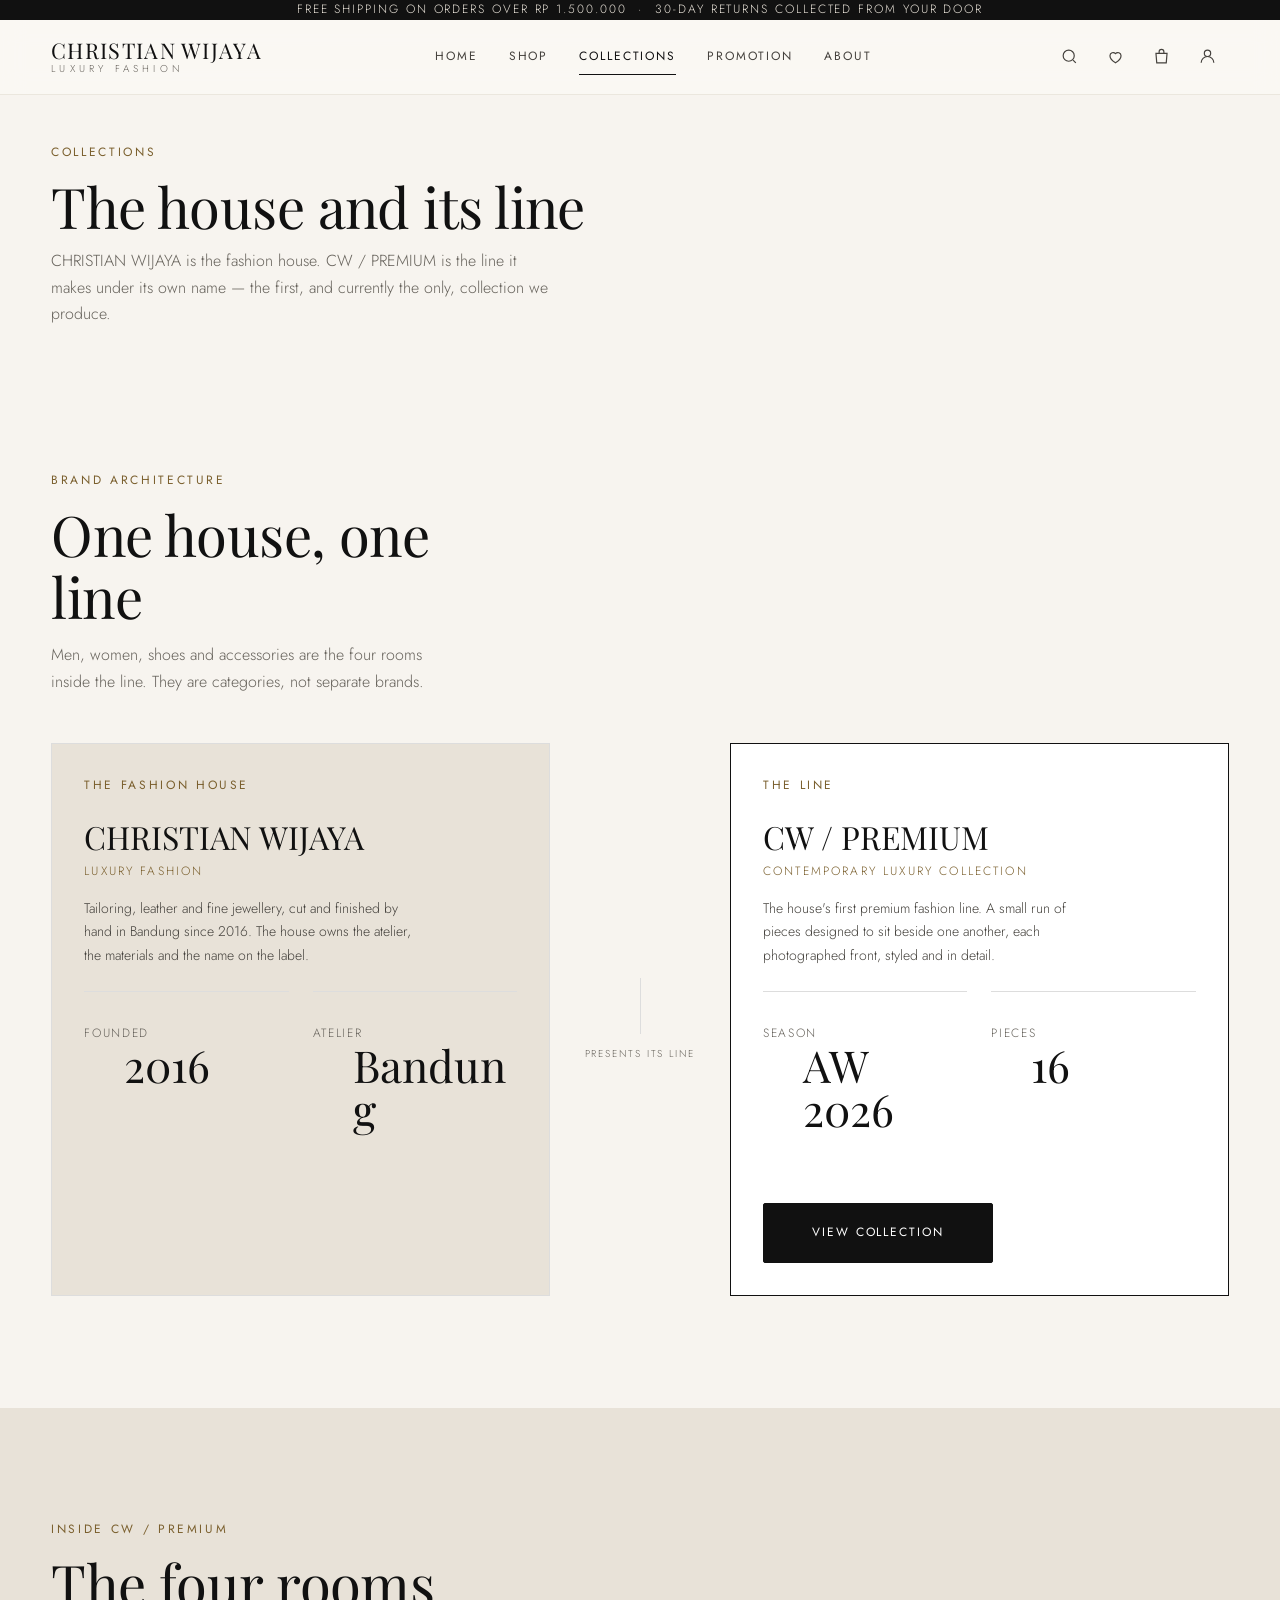
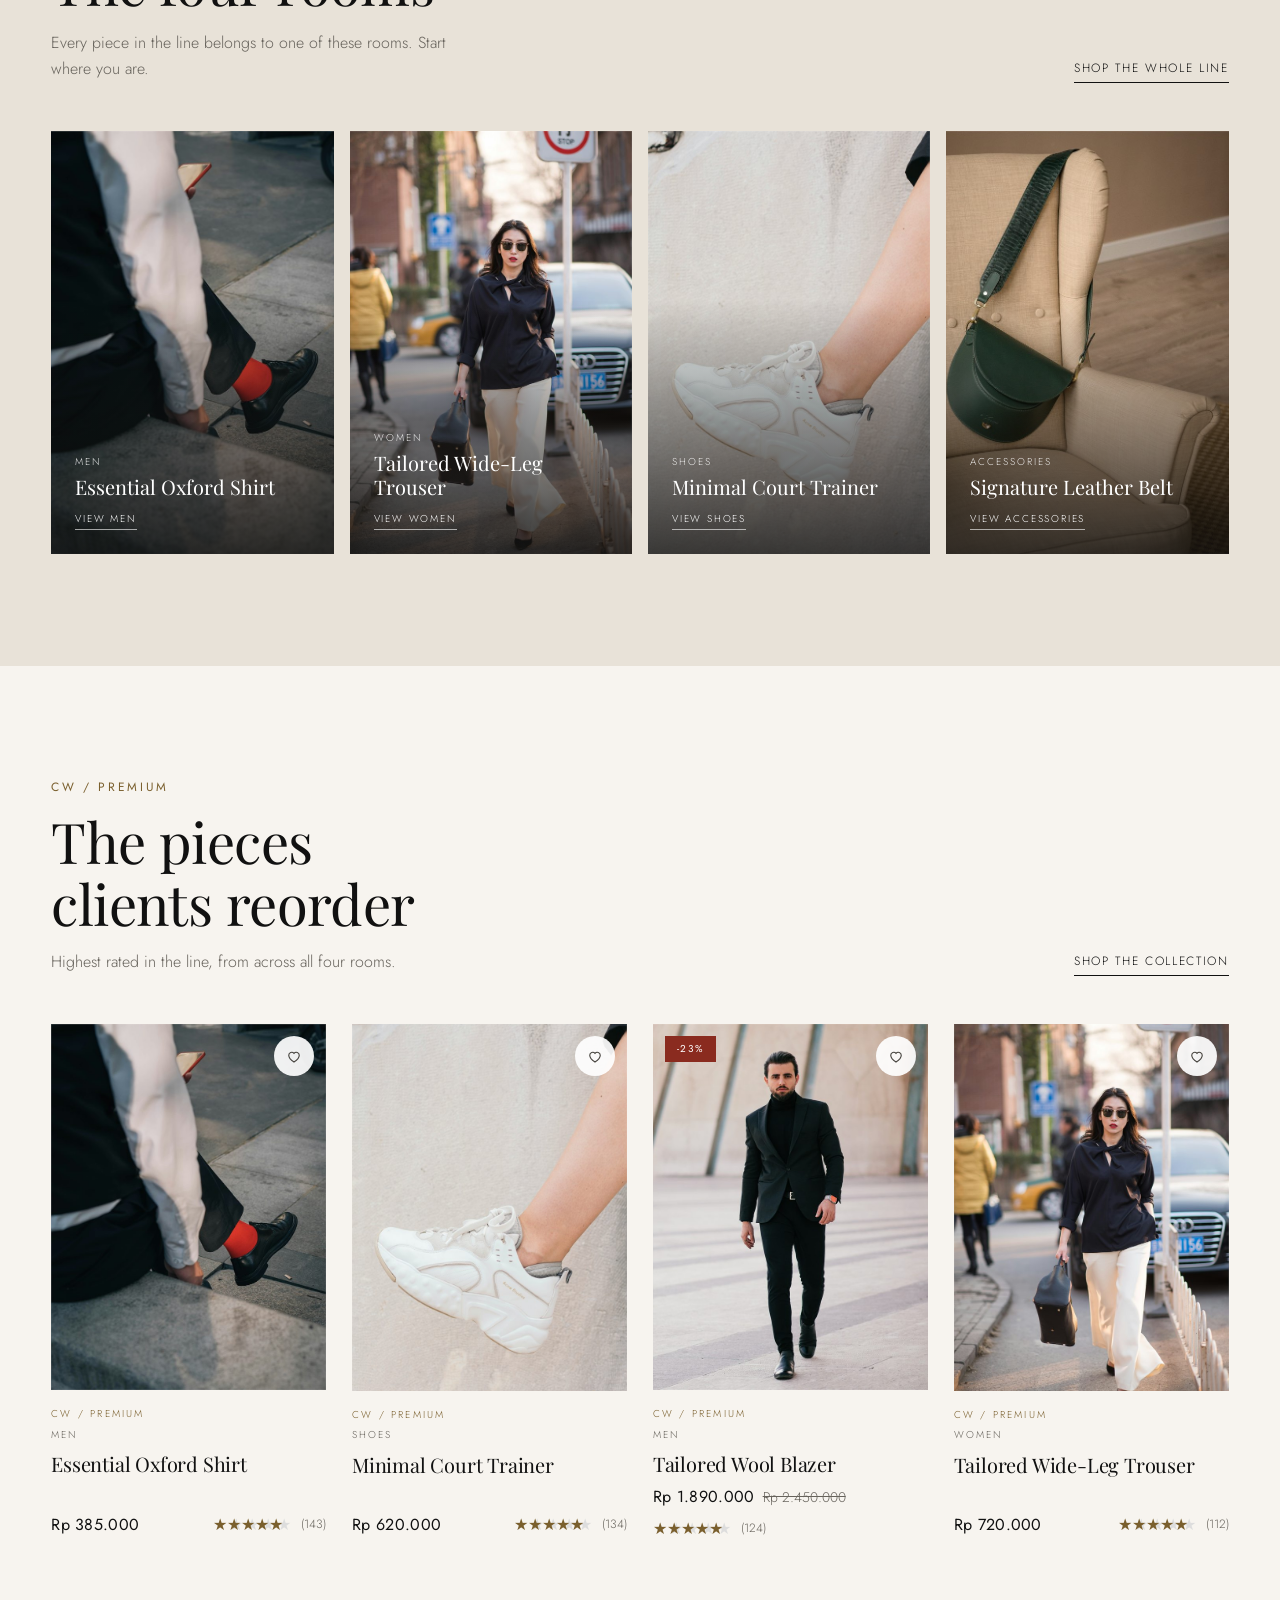
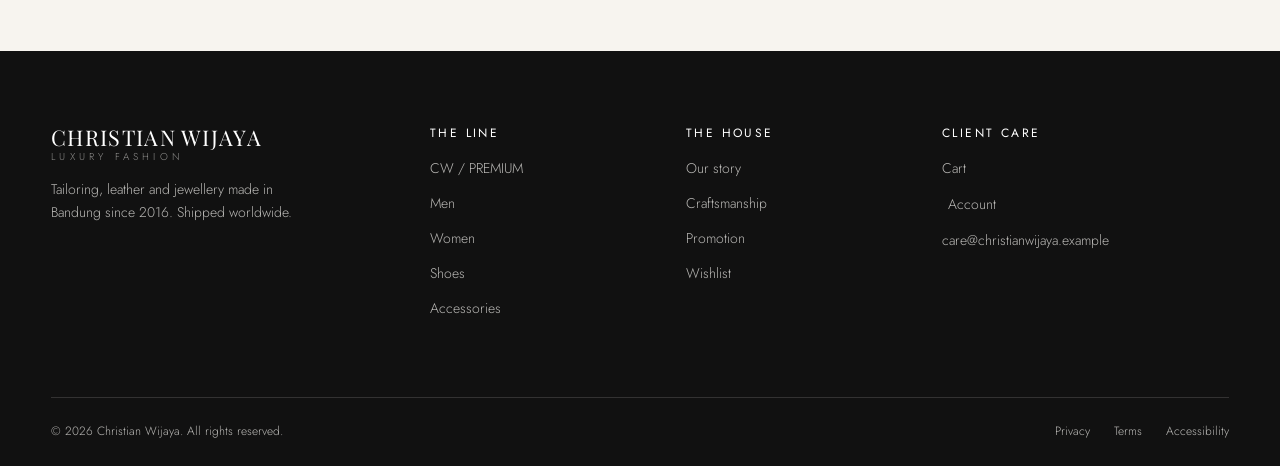
<file: collections.html>
<!DOCTYPE html>
<html lang="en">
<head>
  <meta charset="UTF-8">
  <meta name="viewport" content="width=device-width, initial-scale=1.0">
  <title>Collections - CW / PREMIUM by CHRISTIAN WIJAYA</title>
  <meta name="description" content="CHRISTIAN WIJAYA is the fashion house. CW / PREMIUM is its first line: contemporary luxury across men, women, shoes and accessories.">
  <link rel="preconnect" href="https://fonts.googleapis.com">
  <link rel="preconnect" href="https://fonts.gstatic.com" crossorigin>
  <link href="https://fonts.googleapis.com/css2?family=Playfair+Display:ital,wght@0,400;0,500;1,400&family=Jost:wght@300;400;500&display=swap" rel="stylesheet">
  <link rel="stylesheet" href="style.css">
</head>

<body>
  <a class="skip-link" href="#main">Skip to main content</a>

  <p class="announce"><span class="announce__inner">Free shipping on orders over Rp 1.500.000 &nbsp;&middot;&nbsp; 30-day returns collected from your door</span></p>

  <header class="site-header">
    <div class="container">
      <nav class="navbar" aria-label="Primary">
        <a class="logo" href="index.html" aria-label="CHRISTIAN WIJAYA, home">
          <span class="logo__name">CHRISTIAN WIJAYA</span>
          <span class="logo__sub">Luxury Fashion</span>
        </a>

        <div class="nav-primary">
          <ul class="nav-primary__list">
            <li><a class="nav-primary__link" href="index.html">Home</a></li>
            <li><a class="nav-primary__link" href="shop.html">Shop</a></li>
            <li><a class="nav-primary__link" href="collections.html" aria-current="page">Collections</a></li>
            <li><a class="nav-primary__link" href="promotion.html">Promotion</a></li>
            <li><a class="nav-primary__link" href="about.html">About</a></li>
          </ul>
        </div>

        <div class="nav-utils">
          <form class="nav-search" role="search">
            <label class="visually-hidden" for="nav-search">Search products</label>
            <input class="nav-search__input" id="nav-search" type="search" name="q" placeholder="Search" autocomplete="off">
          </form>
          <button type="button" class="icon-btn" data-search-toggle aria-expanded="false" aria-controls="nav-search">
            <svg viewBox="0 0 24 24" fill="none" stroke="currentColor" stroke-width="1.5" aria-hidden="true"><circle cx="11" cy="11" r="7"/><path d="M20 20l-3.5-3.5"/></svg>
            <span class="visually-hidden">Toggle search field</span>
          </button>

          <a class="icon-btn" href="wishlist.html">
            <svg viewBox="0 0 24 24" fill="none" stroke="currentColor" stroke-width="1.5" aria-hidden="true"><path d="M12 20s-7-4.4-7-9a4 4 0 0 1 7-2.6A4 4 0 0 1 19 11c0 4.6-7 9-7 9z"/></svg>
            <span class="icon-btn__label">Wishlist</span>
            <span class="icon-btn__count" data-wish-count data-count="0"></span>
            <span class="visually-hidden" data-wish-sr>wishlist items</span>
          </a>

          <a class="icon-btn" href="cart.html">
            <svg viewBox="0 0 24 24" fill="none" stroke="currentColor" stroke-width="1.5" aria-hidden="true"><path d="M5 8h14l-1 12H6L5 8z"/><path d="M9 8V6a3 3 0 0 1 6 0v2"/></svg>
            <span class="icon-btn__label">Cart</span>
            <span class="icon-btn__count" data-cart-count data-count="0"></span>
            <span class="visually-hidden" data-cart-sr>items in cart</span>
          </a>

          <button type="button" class="icon-btn" data-auth-action="login" data-auth-open="login">
            <svg viewBox="0 0 24 24" fill="none" stroke="currentColor" stroke-width="1.5" aria-hidden="true"><circle cx="12" cy="8" r="4"/><path d="M4 20a8 8 0 0 1 16 0"/></svg>
            <span class="icon-btn__label" data-auth-label>Login</span>
            <span class="visually-hidden">account</span>
          </button>

          <button type="button" class="nav-toggle" aria-expanded="false" aria-controls="nav-drawer">
            <span class="nav-toggle__bars" aria-hidden="true"><span></span><span></span><span></span></span>
            <span class="visually-hidden">Menu</span>
          </button>
        </div>
      </nav>
    </div>
  </header>

  <div class="nav-drawer" id="nav-drawer">
    <div class="nav-drawer__scrim" aria-hidden="true"></div>
    <div class="nav-drawer__panel" role="dialog" aria-modal="true" aria-label="Menu">
      <div class="nav-drawer__head">
        <span class="logo__name">CHRISTIAN WIJAYA</span>
        <button type="button" class="nav-drawer__close">
          <svg viewBox="0 0 24 24" width="20" height="20" fill="none" stroke="currentColor" stroke-width="1.5" aria-hidden="true"><path d="M6 6l12 12M18 6L6 18"/></svg>
          <span class="visually-hidden">Close menu</span>
        </button>
      </div>
      <ul class="nav-drawer__list">
        <li><a class="nav-drawer__link" href="index.html">Home</a></li>
        <li><a class="nav-drawer__link" href="shop.html">Shop</a></li>
        <li><a class="nav-drawer__link" href="collections.html" aria-current="page">Collections</a></li>
        <li><a class="nav-drawer__link" href="promotion.html">Promotion</a></li>
        <li><a class="nav-drawer__link" href="about.html">About</a></li>
      </ul>
      <div class="nav-drawer__utils">
        <a class="btn btn--full" href="cart.html">Cart</a>
        <a class="btn btn--ghost btn--full" href="wishlist.html">Wishlist</a>
        <button type="button" class="btn btn--ghost btn--full" data-auth-open="login" data-auth-action="login">Login</button>
      </div>
    </div>
  </div>

  <main id="main">

    <section class="container page-head">
      <p class="eyebrow">Collections</p>
      <h1 class="page-head__title">The house and its line</h1>
      <p class="page-head__lede">CHRISTIAN WIJAYA is the fashion house. CW / PREMIUM is the line it makes under its own name &mdash; the first, and currently the only, collection we produce.</p>
    </section>

    <!-- ============ 1. BRAND ARCHITECTURE ============ -->
    <section class="section" aria-labelledby="arch-title">
      <div class="container">
        <div class="sec-head">
          <div class="sec-head__text">
            <p class="eyebrow">Brand architecture</p>
            <h2 class="sec-title" id="arch-title">One house, one line</h2>
            <p class="sec-lede">Men, women, shoes and accessories are the four rooms inside the line. They are categories, not separate brands.</p>
          </div>
        </div>

        <div class="brand-arch">
          <article class="brand-arch__node brand-arch__node--house">
            <p class="eyebrow">The fashion house</p>
            <p class="brand-arch__name">CHRISTIAN WIJAYA</p>
            <p class="brand-arch__sub">Luxury Fashion</p>
            <p class="brand-arch__text">Tailoring, leather and fine jewellery, cut and finished by hand in Bandung since 2016. The house owns the atelier, the materials and the name on the label.</p>
            <dl class="stat-grid">
              <div class="stat"><dt class="stat__label">Founded</dt><dd class="stat__value">2016</dd></div>
              <div class="stat"><dt class="stat__label">Atelier</dt><dd class="stat__value">Bandung</dd></div>
            </dl>
          </article>

          <p class="brand-arch__link"><span class="brand-arch__link-rule" aria-hidden="true"></span> Presents its line</p>

          <article class="brand-arch__node brand-arch__node--line">
            <p class="eyebrow">The line</p>
            <p class="brand-arch__name">CW / PREMIUM</p>
            <p class="brand-arch__sub">Contemporary Luxury Collection</p>
            <p class="brand-arch__text">The house's first premium fashion line. A small run of pieces designed to sit beside one another, each photographed front, styled and in detail.</p>
            <dl class="stat-grid">
              <div class="stat"><dt class="stat__label">Season</dt><dd class="stat__value">AW 2026</dd></div>
              <div class="stat"><dt class="stat__label">Pieces</dt><dd class="stat__value" data-line-total>16</dd></div>
            </dl>
            <p class="spaced-top"><a class="btn btn--lg" href="shop.html?line=cw-premium">View collection</a></p>
          </article>
        </div>
      </div>
    </section>

    <!-- ============ 2. THE FOUR ROOMS OF THE LINE ============ -->
    <section class="section section--beige" aria-labelledby="rooms-title">
      <div class="container">
        <div class="sec-head">
          <div class="sec-head__text">
            <p class="eyebrow">Inside CW / PREMIUM</p>
            <h2 class="sec-title" id="rooms-title">The four rooms</h2>
            <p class="sec-lede">Every piece in the line belongs to one of these rooms. Start where you are.</p>
          </div>
          <a class="link" href="shop.html?line=cw-premium">Shop the whole line</a>
        </div>
        <div class="line-grid" data-line-grid></div>
      </div>
    </section>

    <!-- ============ 3. FEATURED FROM THE LINE ============ -->
    <section class="section" aria-labelledby="line-preview-title">
      <div class="container">
        <div class="sec-head">
          <div class="sec-head__text">
            <p class="eyebrow">CW / PREMIUM</p>
            <h2 class="sec-title" id="line-preview-title">The pieces clients reorder</h2>
            <p class="sec-lede">Highest rated in the line, from across all four rooms.</p>
          </div>
          <a class="link" href="shop.html?line=cw-premium&amp;sort=rating">Shop the collection</a>
        </div>
        <div class="product-grid" data-line-preview></div>
      </div>
    </section>

  </main>

  <footer class="site-footer">
    <div class="container">
      <div class="footer-top">
        <div class="footer-brand">
          <a class="logo" href="index.html">
            <span class="logo__name">CHRISTIAN WIJAYA</span>
            <span class="logo__sub">Luxury Fashion</span>
          </a>
          <p>Tailoring, leather and jewellery made in Bandung since 2016. Shipped worldwide.</p>
        </div>

        <div class="footer-col">
          <h2 class="footer-col__title">The line</h2>
          <ul>
            <li><a href="shop.html?line=cw-premium">CW / PREMIUM</a></li>
            <li><a href="shop.html?line=cw-premium&amp;category=men">Men</a></li>
            <li><a href="shop.html?line=cw-premium&amp;category=women">Women</a></li>
            <li><a href="shop.html?line=cw-premium&amp;category=shoes">Shoes</a></li>
            <li><a href="shop.html?line=cw-premium&amp;category=accessories">Accessories</a></li>
          </ul>
        </div>

        <div class="footer-col">
          <h2 class="footer-col__title">The house</h2>
          <ul>
            <li><a href="about.html">Our story</a></li>
            <li><a href="about.html#craft">Craftsmanship</a></li>
            <li><a href="promotion.html">Promotion</a></li>
            <li><a href="wishlist.html">Wishlist</a></li>
          </ul>
        </div>

        <div class="footer-col">
          <h2 class="footer-col__title">Client care</h2>
          <ul>
            <li><a href="cart.html">Cart</a></li>
            <li><button type="button" data-auth-open="login">Account</button></li>
            <li><a href="mailto:care@christianwijaya.example">care@christianwijaya.example</a></li>
          </ul>
        </div>
      </div>

      <div class="footer-bottom">
        <p>&copy; <span data-year>2026</span> Christian Wijaya. All rights reserved.</p>
        <div class="footer-bottom__links">
          <a href="about.html">Privacy</a>
          <a href="about.html">Terms</a>
          <a href="about.html">Accessibility</a>
        </div>
      </div>
    </div>
  </footer>

  <div class="modal" id="auth-modal" role="dialog" aria-modal="true" aria-label="Account">
    <div class="modal__scrim"></div>
    <div class="modal__panel">
      <button type="button" class="modal__close" data-auth-close>
        <svg viewBox="0 0 24 24" width="20" height="20" fill="none" stroke="currentColor" stroke-width="1.5" aria-hidden="true"><path d="M6 6l12 12M18 6L6 18"/></svg>
        <span class="visually-hidden">Close</span>
      </button>

      <div class="tabs" role="tablist" aria-label="Account">
        <button class="tab" type="button" role="tab" id="tab-login" data-tab="login"
                aria-selected="true" aria-controls="panel-login">Log in</button>
        <button class="tab" type="button" role="tab" id="tab-signup" data-tab="signup"
                aria-selected="false" aria-controls="panel-signup">Sign up</button>
      </div>

      <div class="notice" data-auth-message hidden></div>

      <!-- LOGIN -->
      <div class="tabpanel" role="tabpanel" id="panel-login" data-panel="login" aria-labelledby="tab-login">
        <h2 class="modal__title">Welcome back</h2>
        <p class="modal__lede">Sign in to view your orders and saved pieces.</p>

        <form id="login-form" novalidate>
          <div class="field">
            <label class="field__label" for="login-email">Email <span class="req" aria-hidden="true">*</span></label>
            <input class="field__input" id="login-email" name="email" type="email"
                   autocomplete="email" required aria-describedby="login-email-err">
            <p class="field__error" id="login-email-err"></p>
          </div>

          <div class="field">
            <label class="field__label" for="login-password">Password <span class="req" aria-hidden="true">*</span></label>
            <input class="field__input" id="login-password" name="password" type="password"
                   autocomplete="current-password" required aria-describedby="login-password-err">
            <p class="field__error" id="login-password-err"></p>
          </div>

          <div class="field">
            <label class="check">
              <input type="checkbox" name="remember" checked>
              <span>Remember me on this device</span>
            </label>
          </div>

          <button class="btn btn--full btn--lg" type="submit">Log in</button>

          <p class="center-note">
            <button type="button" class="link" data-forgot>Forgot your password?</button>
          </p>
        </form>

        <p class="modal__switch">
          New to the house? <button type="button" data-tab-jump="signup">Create an account</button>
        </p>
      </div>

      <!-- SIGN UP -->
      <div class="tabpanel" role="tabpanel" id="panel-signup" data-panel="signup" aria-labelledby="tab-signup" hidden>
        <h2 class="modal__title">Create your account</h2>
        <p class="modal__lede">One account for orders, saved pieces and early access.</p>

        <form id="signup-form" novalidate>
          <div class="field">
            <label class="field__label" for="su-name">Full name <span class="req" aria-hidden="true">*</span></label>
            <input class="field__input" id="su-name" name="fullname" type="text"
                   autocomplete="name" required aria-describedby="su-name-err">
            <p class="field__error" id="su-name-err"></p>
          </div>

          <div class="field">
            <label class="field__label" for="su-email">Email <span class="req" aria-hidden="true">*</span></label>
            <input class="field__input" id="su-email" name="email" type="email"
                   autocomplete="email" required aria-describedby="su-email-err">
            <p class="field__error" id="su-email-err"></p>
          </div>

          <div class="field">
            <label class="field__label" for="su-pass">Password <span class="req" aria-hidden="true">*</span></label>
            <input class="field__input" id="su-pass" name="password" type="password"
                   autocomplete="new-password" required aria-describedby="su-pass-err">
            <p class="field__error" id="su-pass-err"></p>
            <p class="field__hint">At least 8 characters.</p>
          </div>

          <div class="field">
            <label class="field__label" for="su-confirm">Confirm password <span class="req" aria-hidden="true">*</span></label>
            <input class="field__input" id="su-confirm" name="confirm" type="password"
                   autocomplete="new-password" required aria-describedby="su-confirm-err">
            <p class="field__error" id="su-confirm-err"></p>
          </div>

          <div class="field">
            <label class="check">
              <input type="checkbox" name="terms" required>
              <span>I agree to the <a href="about.html">terms of sale</a> and <a href="about.html">privacy policy</a>. <span class="req" aria-hidden="true">*</span></span>
            </label>
          </div>

          <button class="btn btn--full btn--lg" type="submit">Create account</button>
        </form>

        <p class="modal__switch">
          Already have an account? <button type="button" data-tab-jump="login">Log in</button>
        </p>
      </div>
    </div>
  </div>

  <script src="script.js"></script>
</body>
</html>
</file>
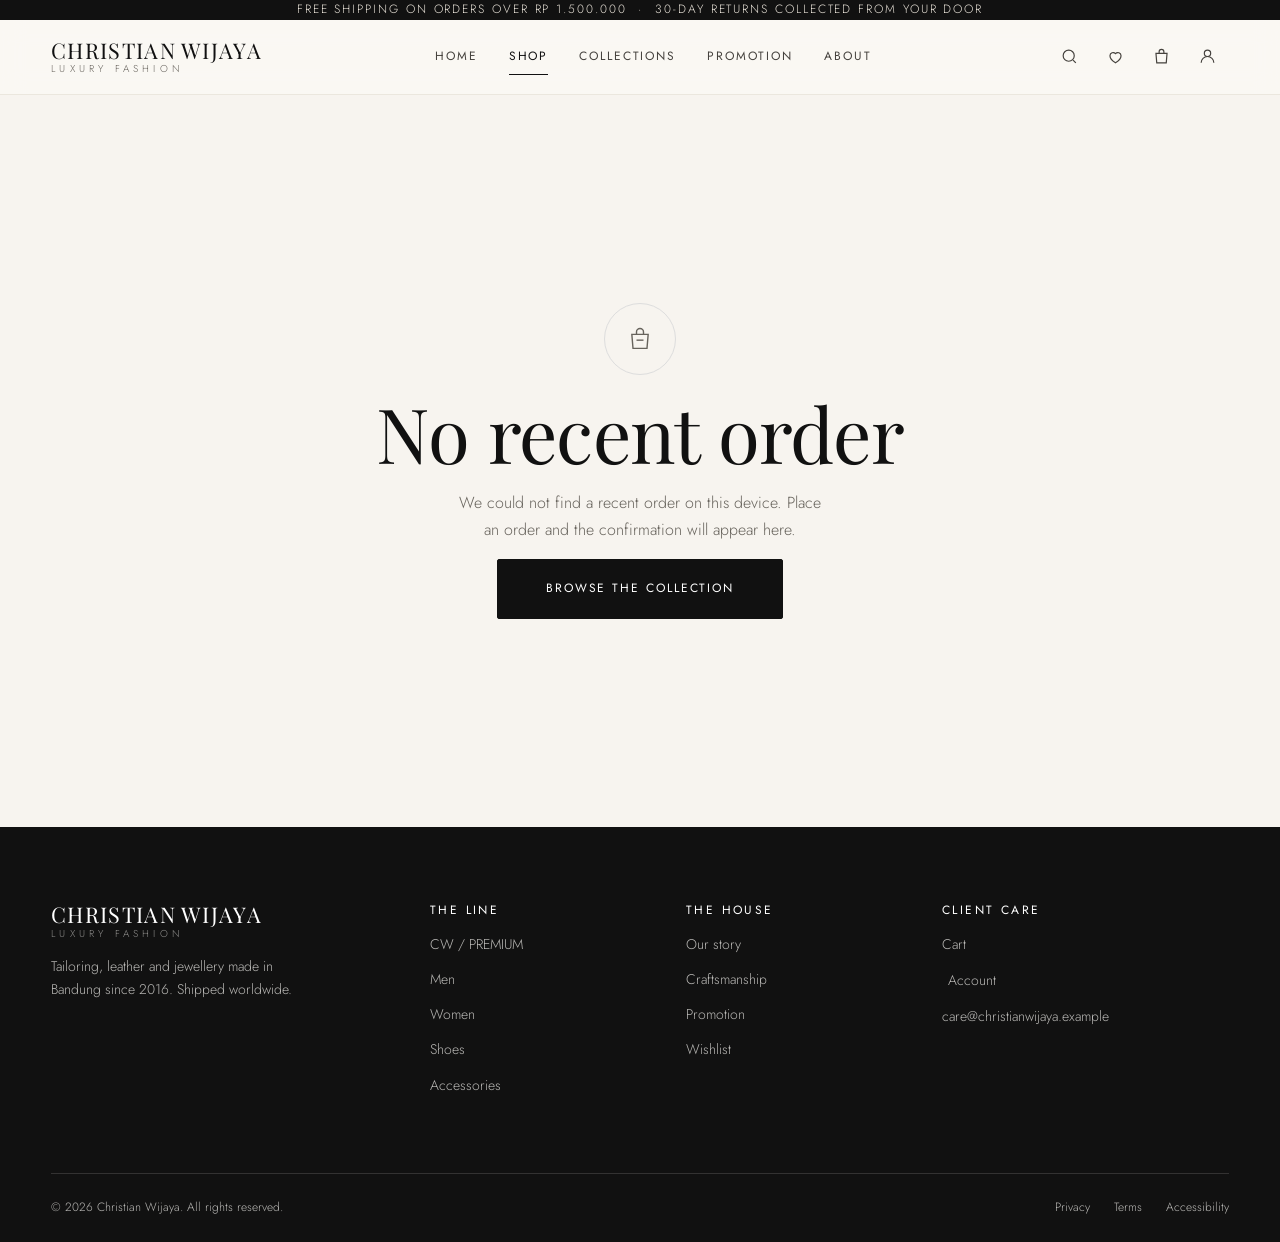
<file: confirmation.html>
<!DOCTYPE html>
<html lang="en">
<head>
  <meta charset="UTF-8">
  <meta name="viewport" content="width=device-width, initial-scale=1.0">
  <title>Order confirmed - CHRISTIAN WIJAYA</title>
  <meta name="description" content="Your order has been confirmed. Here are your order details.">
  <link rel="preconnect" href="https://fonts.googleapis.com">
  <link rel="preconnect" href="https://fonts.gstatic.com" crossorigin>
  <link href="https://fonts.googleapis.com/css2?family=Playfair+Display:ital,wght@0,400;0,500;1,400&family=Jost:wght@300;400;500&display=swap" rel="stylesheet">
  <link rel="stylesheet" href="style.css">
</head>

<body>
  <a class="skip-link" href="#main">Skip to main content</a>

  <p class="announce"><span class="announce__inner">Free shipping on orders over Rp 1.500.000 &nbsp;&middot;&nbsp; 30-day returns collected from your door</span></p>

  <header class="site-header">
    <div class="container">
      <nav class="navbar" aria-label="Primary">
        <a class="logo" href="index.html" aria-label="CHRISTIAN WIJAYA, home">
          <span class="logo__name">CHRISTIAN WIJAYA</span>
          <span class="logo__sub">Luxury Fashion</span>
        </a>

        <div class="nav-primary">
          <ul class="nav-primary__list">
            <li><a class="nav-primary__link" href="index.html">Home</a></li>
            <li><a class="nav-primary__link" href="shop.html" aria-current="page">Shop</a></li>
            <li><a class="nav-primary__link" href="collections.html">Collections</a></li>
            <li><a class="nav-primary__link" href="promotion.html">Promotion</a></li>
            <li><a class="nav-primary__link" href="about.html">About</a></li>
          </ul>
        </div>

        <div class="nav-utils">
          <form class="nav-search" role="search">
            <label class="visually-hidden" for="nav-search">Search products</label>
            <input class="nav-search__input" id="nav-search" type="search" name="q" placeholder="Search" autocomplete="off">
          </form>
          <button type="button" class="icon-btn" data-search-toggle aria-expanded="false" aria-controls="nav-search">
            <svg viewBox="0 0 24 24" fill="none" stroke="currentColor" stroke-width="1.5" aria-hidden="true"><circle cx="11" cy="11" r="7"/><path d="M20 20l-3.5-3.5"/></svg>
            <span class="visually-hidden">Toggle search field</span>
          </button>

          <a class="icon-btn" href="wishlist.html">
            <svg viewBox="0 0 24 24" fill="none" stroke="currentColor" stroke-width="1.5" aria-hidden="true"><path d="M12 20s-7-4.4-7-9a4 4 0 0 1 7-2.6A4 4 0 0 1 19 11c0 4.6-7 9-7 9z"/></svg>
            <span class="icon-btn__label">Wishlist</span>
            <span class="icon-btn__count" data-wish-count data-count="0"></span>
            <span class="visually-hidden" data-wish-sr>wishlist items</span>
          </a>

          <a class="icon-btn" href="cart.html">
            <svg viewBox="0 0 24 24" fill="none" stroke="currentColor" stroke-width="1.5" aria-hidden="true"><path d="M5 8h14l-1 12H6L5 8z"/><path d="M9 8V6a3 3 0 0 1 6 0v2"/></svg>
            <span class="icon-btn__label">Cart</span>
            <span class="icon-btn__count" data-cart-count data-count="0"></span>
            <span class="visually-hidden" data-cart-sr>items in cart</span>
          </a>

          <button type="button" class="icon-btn" data-auth-action="login" data-auth-open="login">
            <svg viewBox="0 0 24 24" fill="none" stroke="currentColor" stroke-width="1.5" aria-hidden="true"><circle cx="12" cy="8" r="4"/><path d="M4 20a8 8 0 0 1 16 0"/></svg>
            <span class="icon-btn__label" data-auth-label>Login</span>
            <span class="visually-hidden">account</span>
          </button>

          <button type="button" class="nav-toggle" aria-expanded="false" aria-controls="nav-drawer">
            <span class="nav-toggle__bars" aria-hidden="true"><span></span><span></span><span></span></span>
            <span class="visually-hidden">Menu</span>
          </button>
        </div>
      </nav>
    </div>
  </header>

  <div class="nav-drawer" id="nav-drawer">
    <div class="nav-drawer__scrim" aria-hidden="true"></div>
    <div class="nav-drawer__panel" role="dialog" aria-modal="true" aria-label="Menu">
      <div class="nav-drawer__head">
        <span class="logo__name">CHRISTIAN WIJAYA</span>
        <button type="button" class="nav-drawer__close">
          <svg viewBox="0 0 24 24" width="20" height="20" fill="none" stroke="currentColor" stroke-width="1.5" aria-hidden="true"><path d="M6 6l12 12M18 6L6 18"/></svg>
          <span class="visually-hidden">Close menu</span>
        </button>
      </div>
      <ul class="nav-drawer__list">
        <li><a class="nav-drawer__link" href="index.html">Home</a></li>
        <li><a class="nav-drawer__link" href="shop.html" aria-current="page">Shop</a></li>
        <li><a class="nav-drawer__link" href="collections.html">Collections</a></li>
        <li><a class="nav-drawer__link" href="promotion.html">Promotion</a></li>
        <li><a class="nav-drawer__link" href="about.html">About</a></li>
      </ul>
      <div class="nav-drawer__utils">
        <a class="btn btn--full" href="cart.html">Cart</a>
        <a class="btn btn--ghost btn--full" href="wishlist.html">Wishlist</a>
        <button type="button" class="btn btn--ghost btn--full" data-auth-open="login" data-auth-action="login">Login</button>
      </div>
    </div>
  </div>

  <main id="main">

    <section class="section" aria-label="Order confirmation">
      <div class="container" data-confirmation></div>
    </section>
  </main>

  <footer class="site-footer">
    <div class="container">
      <div class="footer-top">
        <div class="footer-brand">
          <a class="logo" href="index.html">
            <span class="logo__name">CHRISTIAN WIJAYA</span>
            <span class="logo__sub">Luxury Fashion</span>
          </a>
          <p>Tailoring, leather and jewellery made in Bandung since 2016. Shipped worldwide.</p>
        </div>

        <div class="footer-col">
          <h2 class="footer-col__title">The line</h2>
          <ul>
            <li><a href="shop.html?line=cw-premium">CW / PREMIUM</a></li>
            <li><a href="shop.html?line=cw-premium&amp;category=men">Men</a></li>
            <li><a href="shop.html?line=cw-premium&amp;category=women">Women</a></li>
            <li><a href="shop.html?line=cw-premium&amp;category=shoes">Shoes</a></li>
            <li><a href="shop.html?line=cw-premium&amp;category=accessories">Accessories</a></li>
          </ul>
        </div>

        <div class="footer-col">
          <h2 class="footer-col__title">The house</h2>
          <ul>
            <li><a href="about.html">Our story</a></li>
            <li><a href="about.html#craft">Craftsmanship</a></li>
            <li><a href="promotion.html">Promotion</a></li>
            <li><a href="wishlist.html">Wishlist</a></li>
          </ul>
        </div>

        <div class="footer-col">
          <h2 class="footer-col__title">Client care</h2>
          <ul>
            <li><a href="cart.html">Cart</a></li>
            <li><button type="button" data-auth-open="login">Account</button></li>
            <li><a href="mailto:care@christianwijaya.example">care@christianwijaya.example</a></li>
          </ul>
        </div>
      </div>

      <div class="footer-bottom">
        <p>&copy; <span data-year>2026</span> Christian Wijaya. All rights reserved.</p>
        <div class="footer-bottom__links">
          <a href="about.html">Privacy</a>
          <a href="about.html">Terms</a>
          <a href="about.html">Accessibility</a>
        </div>
      </div>
    </div>
  </footer>

  <div class="modal" id="auth-modal" role="dialog" aria-modal="true" aria-label="Account">
    <div class="modal__scrim"></div>
    <div class="modal__panel">
      <button type="button" class="modal__close" data-auth-close>
        <svg viewBox="0 0 24 24" width="20" height="20" fill="none" stroke="currentColor" stroke-width="1.5" aria-hidden="true"><path d="M6 6l12 12M18 6L6 18"/></svg>
        <span class="visually-hidden">Close</span>
      </button>

      <div class="tabs" role="tablist" aria-label="Account">
        <button class="tab" type="button" role="tab" id="tab-login" data-tab="login"
                aria-selected="true" aria-controls="panel-login">Log in</button>
        <button class="tab" type="button" role="tab" id="tab-signup" data-tab="signup"
                aria-selected="false" aria-controls="panel-signup">Sign up</button>
      </div>

      <div class="notice" data-auth-message hidden></div>

      <div class="tabpanel" role="tabpanel" id="panel-login" data-panel="login" aria-labelledby="tab-login">
        <h2 class="modal__title">Welcome back</h2>
        <p class="modal__lede">Sign in to view your orders and saved pieces.</p>

        <form id="login-form" novalidate>
          <div class="field">
            <label class="field__label" for="login-email">Email <span class="req" aria-hidden="true">*</span></label>
            <input class="field__input" id="login-email" name="email" type="email"
                   autocomplete="email" required aria-describedby="login-email-err">
            <p class="field__error" id="login-email-err"></p>
          </div>

          <div class="field">
            <label class="field__label" for="login-password">Password <span class="req" aria-hidden="true">*</span></label>
            <input class="field__input" id="login-password" name="password" type="password"
                   autocomplete="current-password" required aria-describedby="login-password-err">
            <p class="field__error" id="login-password-err"></p>
          </div>

          <div class="field">
            <label class="check">
              <input type="checkbox" name="remember" checked>
              <span>Remember me on this device</span>
            </label>
          </div>

          <button class="btn btn--full btn--lg" type="submit">Log in</button>

          <p class="center-note">
            <button type="button" class="link" data-forgot>Forgot your password?</button>
          </p>
        </form>

        <p class="modal__switch">
          New to the house? <button type="button" data-tab-jump="signup">Create an account</button>
        </p>
      </div>

      <div class="tabpanel" role="tabpanel" id="panel-signup" data-panel="signup" aria-labelledby="tab-signup" hidden>
        <h2 class="modal__title">Create your account</h2>
        <p class="modal__lede">One account for orders, saved pieces and early access.</p>

        <form id="signup-form" novalidate>
          <div class="field">
            <label class="field__label" for="su-name">Full name <span class="req" aria-hidden="true">*</span></label>
            <input class="field__input" id="su-name" name="fullname" type="text"
                   autocomplete="name" required aria-describedby="su-name-err">
            <p class="field__error" id="su-name-err"></p>
          </div>

          <div class="field">
            <label class="field__label" for="su-email">Email <span class="req" aria-hidden="true">*</span></label>
            <input class="field__input" id="su-email" name="email" type="email"
                   autocomplete="email" required aria-describedby="su-email-err">
            <p class="field__error" id="su-email-err"></p>
          </div>

          <div class="field">
            <label class="field__label" for="su-pass">Password <span class="req" aria-hidden="true">*</span></label>
            <input class="field__input" id="su-pass" name="password" type="password"
                   autocomplete="new-password" required aria-describedby="su-pass-err">
            <p class="field__error" id="su-pass-err"></p>
            <p class="field__hint">At least 8 characters.</p>
          </div>

          <div class="field">
            <label class="field__label" for="su-confirm">Confirm password <span class="req" aria-hidden="true">*</span></label>
            <input class="field__input" id="su-confirm" name="confirm" type="password"
                   autocomplete="new-password" required aria-describedby="su-confirm-err">
            <p class="field__error" id="su-confirm-err"></p>
          </div>

          <div class="field">
            <label class="check">
              <input type="checkbox" name="terms" required>
              <span>I agree to the <a href="about.html">terms of sale</a> and <a href="about.html">privacy policy</a>. <span class="req" aria-hidden="true">*</span></span>
            </label>
          </div>

          <button class="btn btn--full btn--lg" type="submit">Create account</button>
        </form>

        <p class="modal__switch">
          Already have an account? <button type="button" data-tab-jump="login">Log in</button>
        </p>
      </div>
    </div>
  </div>

  <script src="script.js"></script>
</body>
</html>
</file>
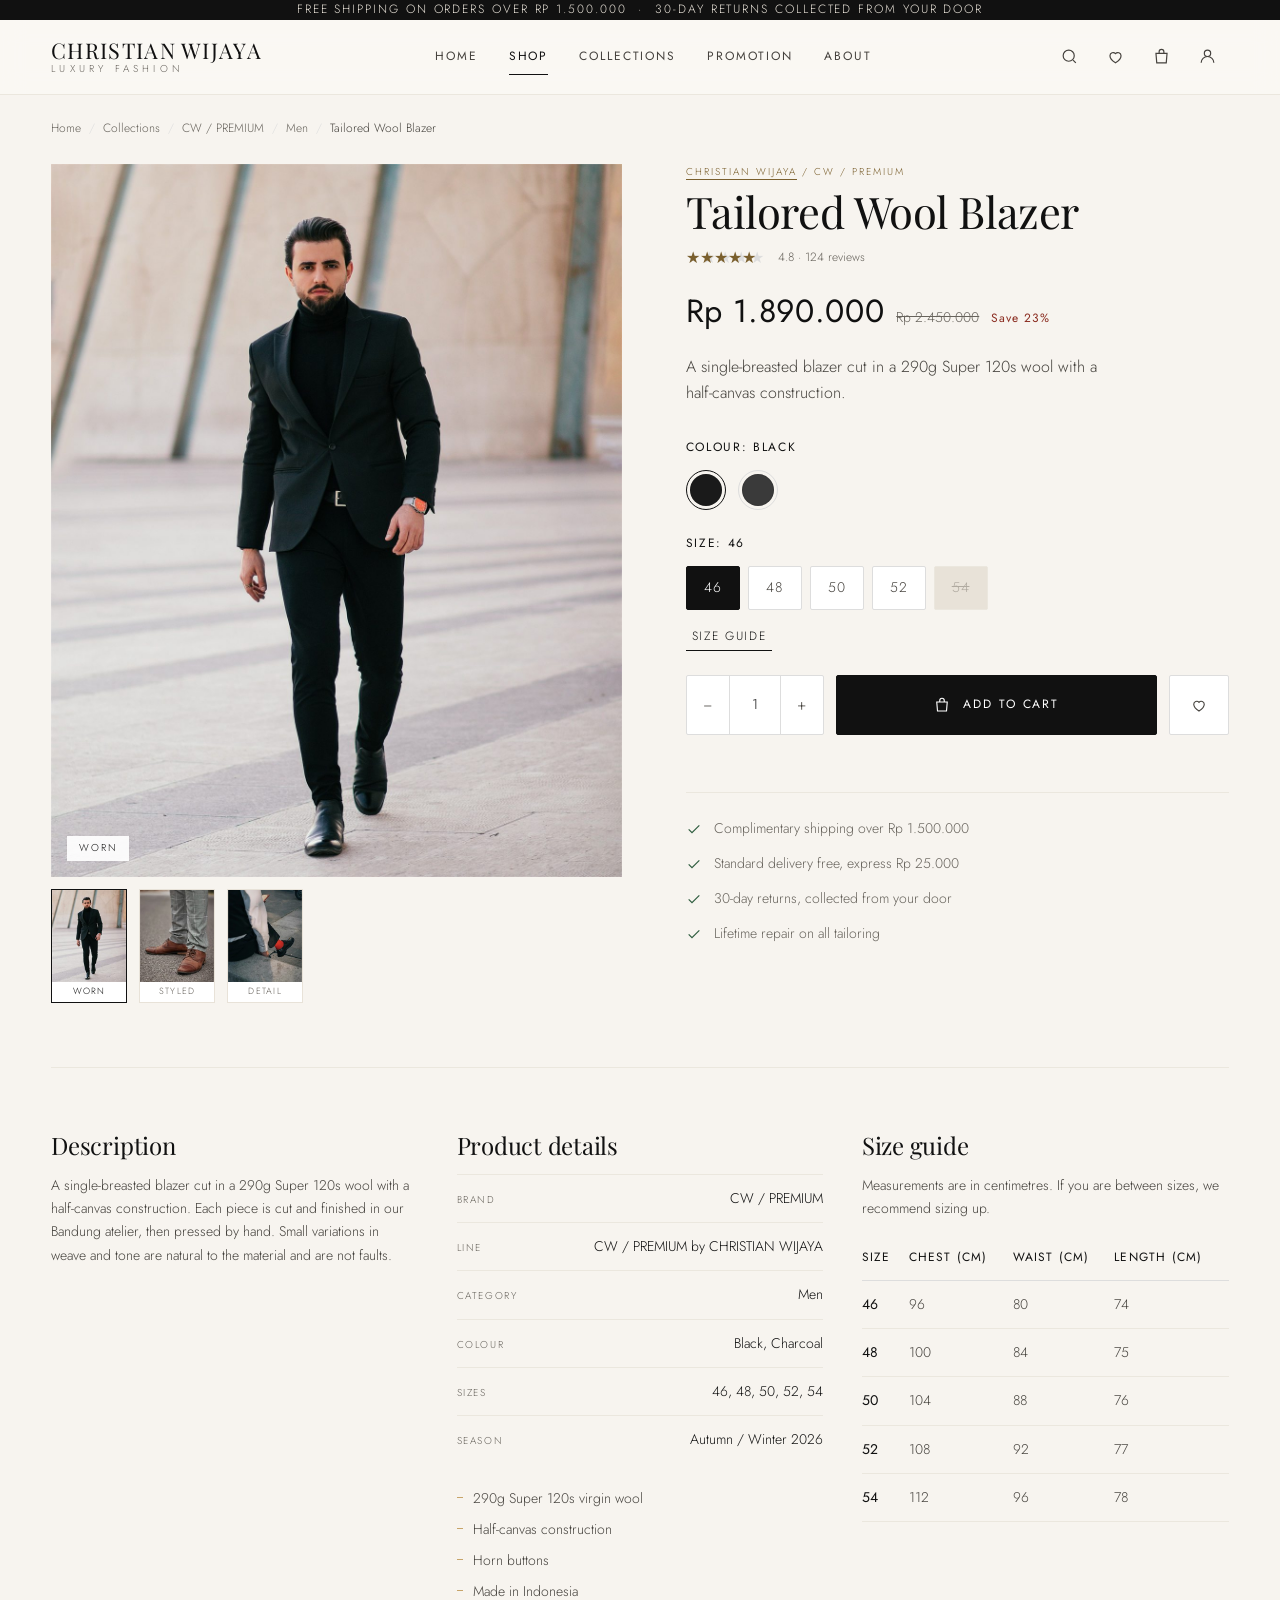
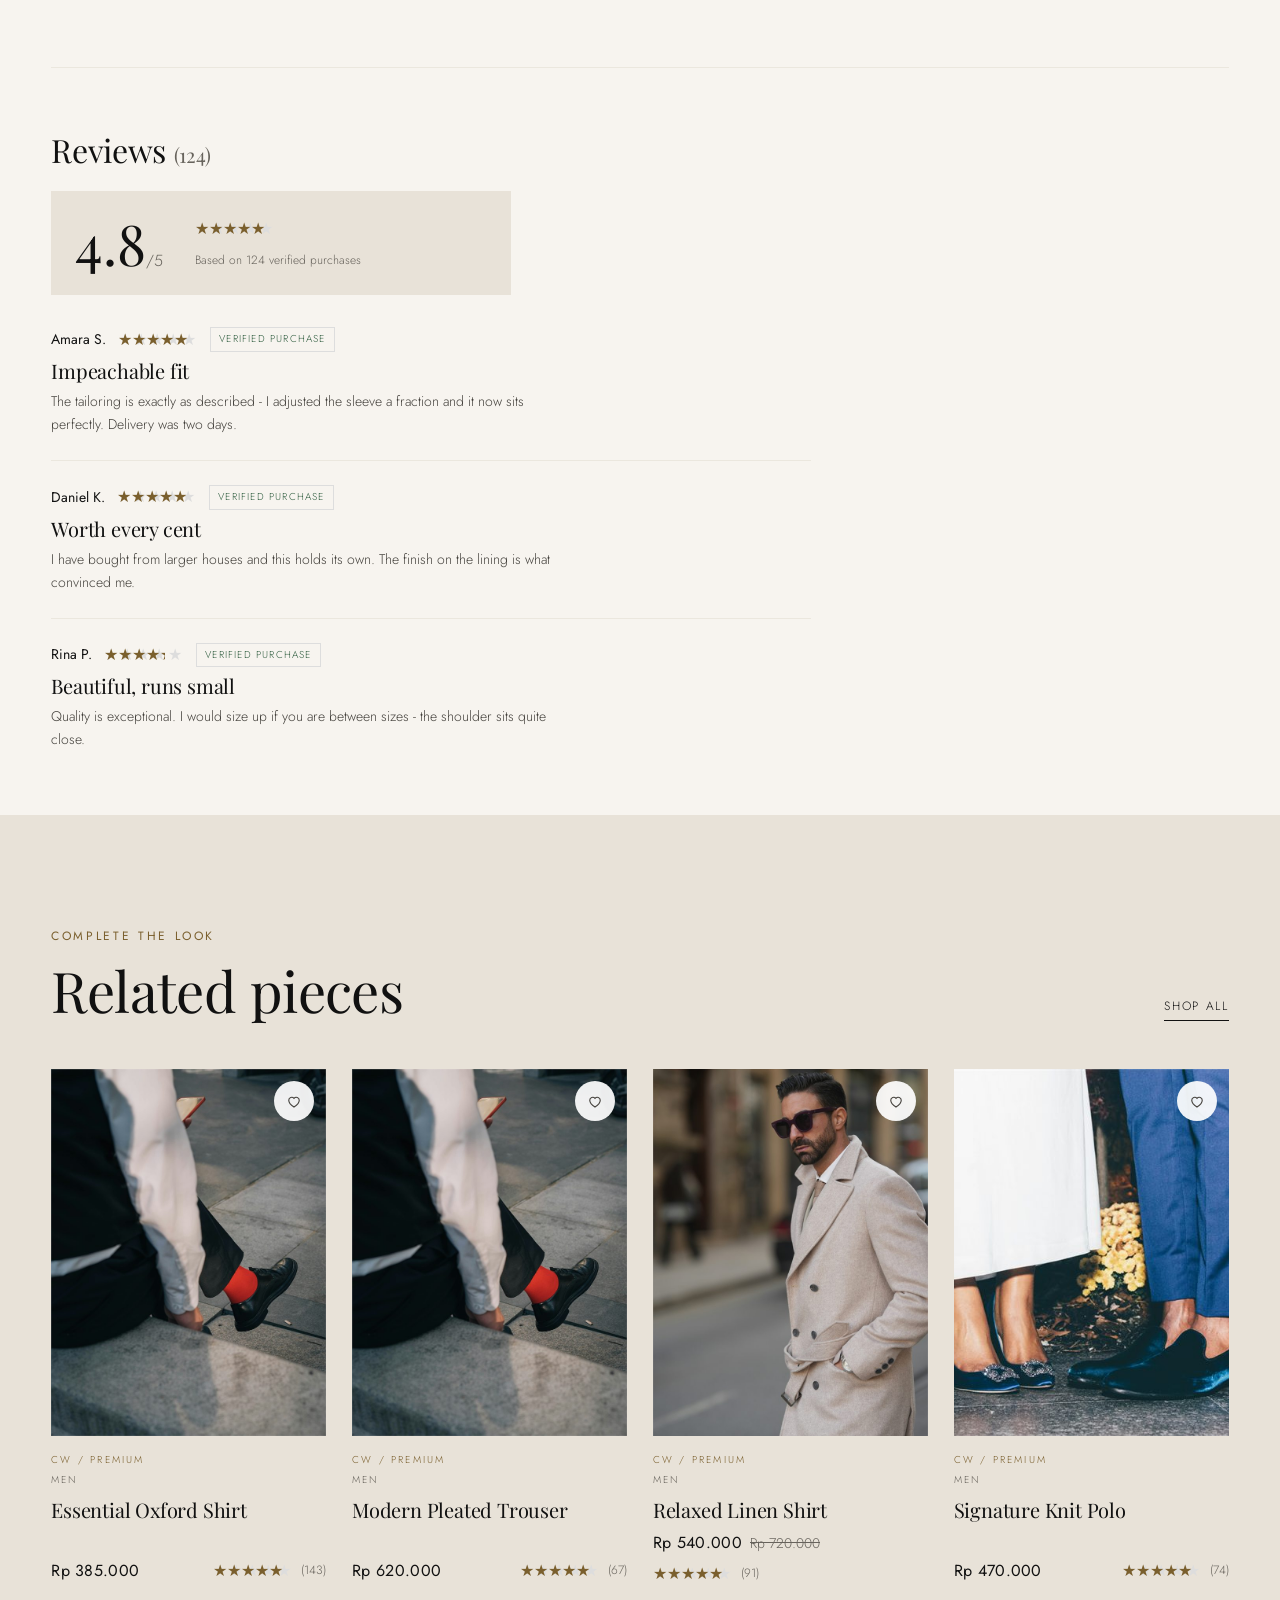
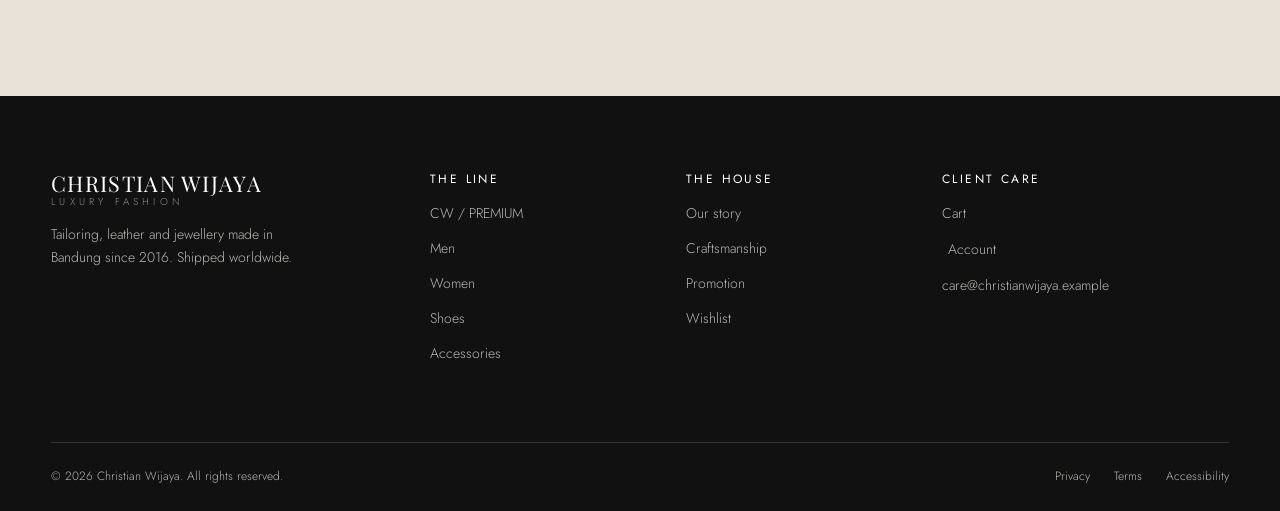
<file: product.html>
<!DOCTYPE html>
<html lang="en">
<head>
  <meta charset="UTF-8">
  <meta name="viewport" content="width=device-width, initial-scale=1.0">
  <title>Product - CHRISTIAN WIJAYA</title>
  <meta name="description" content="Product detail, sizing, materials and reviews from the CHRISTIAN WIJAYA collection.">
  <link rel="preconnect" href="https://fonts.googleapis.com">
  <link rel="preconnect" href="https://fonts.gstatic.com" crossorigin>
  <link href="https://fonts.googleapis.com/css2?family=Playfair+Display:ital,wght@0,400;0,500;1,400&family=Jost:wght@300;400;500&display=swap" rel="stylesheet">
  <link rel="stylesheet" href="style.css">
</head>

<body>
  <a class="skip-link" href="#main">Skip to main content</a>

  <p class="announce"><span class="announce__inner">Free shipping on orders over Rp 1.500.000 &nbsp;&middot;&nbsp; 30-day returns collected from your door</span></p>

  <header class="site-header">
    <div class="container">
      <nav class="navbar" aria-label="Primary">
        <a class="logo" href="index.html" aria-label="CHRISTIAN WIJAYA, home">
          <span class="logo__name">CHRISTIAN WIJAYA</span>
          <span class="logo__sub">Luxury Fashion</span>
        </a>

        <div class="nav-primary">
          <ul class="nav-primary__list">
            <li><a class="nav-primary__link" href="index.html">Home</a></li>
            <li><a class="nav-primary__link" href="shop.html" aria-current="page">Shop</a></li>
            <li><a class="nav-primary__link" href="collections.html">Collections</a></li>
            <li><a class="nav-primary__link" href="promotion.html">Promotion</a></li>
            <li><a class="nav-primary__link" href="about.html">About</a></li>
          </ul>
        </div>

        <div class="nav-utils">
          <form class="nav-search" role="search">
            <label class="visually-hidden" for="nav-search">Search products</label>
            <input class="nav-search__input" id="nav-search" type="search" name="q" placeholder="Search" autocomplete="off">
          </form>
          <button type="button" class="icon-btn" data-search-toggle aria-expanded="false" aria-controls="nav-search">
            <svg viewBox="0 0 24 24" fill="none" stroke="currentColor" stroke-width="1.5" aria-hidden="true"><circle cx="11" cy="11" r="7"/><path d="M20 20l-3.5-3.5"/></svg>
            <span class="visually-hidden">Toggle search field</span>
          </button>

          <a class="icon-btn" href="wishlist.html">
            <svg viewBox="0 0 24 24" fill="none" stroke="currentColor" stroke-width="1.5" aria-hidden="true"><path d="M12 20s-7-4.4-7-9a4 4 0 0 1 7-2.6A4 4 0 0 1 19 11c0 4.6-7 9-7 9z"/></svg>
            <span class="icon-btn__label">Wishlist</span>
            <span class="icon-btn__count" data-wish-count data-count="0"></span>
            <span class="visually-hidden" data-wish-sr>wishlist items</span>
          </a>

          <a class="icon-btn" href="cart.html">
            <svg viewBox="0 0 24 24" fill="none" stroke="currentColor" stroke-width="1.5" aria-hidden="true"><path d="M5 8h14l-1 12H6L5 8z"/><path d="M9 8V6a3 3 0 0 1 6 0v2"/></svg>
            <span class="icon-btn__label">Cart</span>
            <span class="icon-btn__count" data-cart-count data-count="0"></span>
            <span class="visually-hidden" data-cart-sr>items in cart</span>
          </a>

          <button type="button" class="icon-btn" data-auth-action="login" data-auth-open="login">
            <svg viewBox="0 0 24 24" fill="none" stroke="currentColor" stroke-width="1.5" aria-hidden="true"><circle cx="12" cy="8" r="4"/><path d="M4 20a8 8 0 0 1 16 0"/></svg>
            <span class="icon-btn__label" data-auth-label>Login</span>
            <span class="visually-hidden">account</span>
          </button>

          <button type="button" class="nav-toggle" aria-expanded="false" aria-controls="nav-drawer">
            <span class="nav-toggle__bars" aria-hidden="true"><span></span><span></span><span></span></span>
            <span class="visually-hidden">Menu</span>
          </button>
        </div>
      </nav>
    </div>
  </header>

  <div class="nav-drawer" id="nav-drawer">
    <div class="nav-drawer__scrim" aria-hidden="true"></div>
    <div class="nav-drawer__panel" role="dialog" aria-modal="true" aria-label="Menu">
      <div class="nav-drawer__head">
        <span class="logo__name">CHRISTIAN WIJAYA</span>
        <button type="button" class="nav-drawer__close">
          <svg viewBox="0 0 24 24" width="20" height="20" fill="none" stroke="currentColor" stroke-width="1.5" aria-hidden="true"><path d="M6 6l12 12M18 6L6 18"/></svg>
          <span class="visually-hidden">Close menu</span>
        </button>
      </div>
      <ul class="nav-drawer__list">
        <li><a class="nav-drawer__link" href="index.html">Home</a></li>
        <li><a class="nav-drawer__link" href="shop.html" aria-current="page">Shop</a></li>
        <li><a class="nav-drawer__link" href="collections.html">Collections</a></li>
        <li><a class="nav-drawer__link" href="promotion.html">Promotion</a></li>
        <li><a class="nav-drawer__link" href="about.html">About</a></li>
      </ul>
      <div class="nav-drawer__utils">
        <a class="btn btn--full" href="cart.html">Cart</a>
        <a class="btn btn--ghost btn--full" href="wishlist.html">Wishlist</a>
        <button type="button" class="btn btn--ghost btn--full" data-auth-open="login" data-auth-action="login">Login</button>
      </div>
    </div>
  </div>

  <main id="main">

    <section class="container" data-product></section>

    <section class="section section--beige" aria-labelledby="rel-title">
      <div class="container">
        <div class="sec-head">
          <div class="sec-head__text">
            <p class="eyebrow">Complete the look</p>
            <h2 class="sec-title" id="rel-title">Related pieces</h2>
          </div>
          <a class="link" href="shop.html">Shop all</a>
        </div>
        <div class="product-grid" data-related></div>
      </div>
    </section>
  </main>

  <footer class="site-footer">
    <div class="container">
      <div class="footer-top">
        <div class="footer-brand">
          <a class="logo" href="index.html">
            <span class="logo__name">CHRISTIAN WIJAYA</span>
            <span class="logo__sub">Luxury Fashion</span>
          </a>
          <p>Tailoring, leather and jewellery made in Bandung since 2016. Shipped worldwide.</p>
        </div>

        <div class="footer-col">
          <h2 class="footer-col__title">The line</h2>
          <ul>
            <li><a href="shop.html?line=cw-premium">CW / PREMIUM</a></li>
            <li><a href="shop.html?line=cw-premium&amp;category=men">Men</a></li>
            <li><a href="shop.html?line=cw-premium&amp;category=women">Women</a></li>
            <li><a href="shop.html?line=cw-premium&amp;category=shoes">Shoes</a></li>
            <li><a href="shop.html?line=cw-premium&amp;category=accessories">Accessories</a></li>
          </ul>
        </div>

        <div class="footer-col">
          <h2 class="footer-col__title">The house</h2>
          <ul>
            <li><a href="about.html">Our story</a></li>
            <li><a href="about.html#craft">Craftsmanship</a></li>
            <li><a href="promotion.html">Promotion</a></li>
            <li><a href="wishlist.html">Wishlist</a></li>
          </ul>
        </div>

        <div class="footer-col">
          <h2 class="footer-col__title">Client care</h2>
          <ul>
            <li><a href="cart.html">Cart</a></li>
            <li><button type="button" data-auth-open="login">Account</button></li>
            <li><a href="mailto:care@christianwijaya.example">care@christianwijaya.example</a></li>
          </ul>
        </div>
      </div>

      <div class="footer-bottom">
        <p>&copy; <span data-year>2026</span> Christian Wijaya. All rights reserved.</p>
        <div class="footer-bottom__links">
          <a href="about.html">Privacy</a>
          <a href="about.html">Terms</a>
          <a href="about.html">Accessibility</a>
        </div>
      </div>
    </div>
  </footer>

  <div class="modal" id="auth-modal" role="dialog" aria-modal="true" aria-label="Account">
    <div class="modal__scrim"></div>
    <div class="modal__panel">
      <button type="button" class="modal__close" data-auth-close>
        <svg viewBox="0 0 24 24" width="20" height="20" fill="none" stroke="currentColor" stroke-width="1.5" aria-hidden="true"><path d="M6 6l12 12M18 6L6 18"/></svg>
        <span class="visually-hidden">Close</span>
      </button>

      <div class="tabs" role="tablist" aria-label="Account">
        <button class="tab" type="button" role="tab" id="tab-login" data-tab="login"
                aria-selected="true" aria-controls="panel-login">Log in</button>
        <button class="tab" type="button" role="tab" id="tab-signup" data-tab="signup"
                aria-selected="false" aria-controls="panel-signup">Sign up</button>
      </div>

      <div class="notice" data-auth-message hidden></div>

      <div class="tabpanel" role="tabpanel" id="panel-login" data-panel="login" aria-labelledby="tab-login">
        <h2 class="modal__title">Welcome back</h2>
        <p class="modal__lede">Sign in to view your orders and saved pieces.</p>

        <form id="login-form" novalidate>
          <div class="field">
            <label class="field__label" for="login-email">Email <span class="req" aria-hidden="true">*</span></label>
            <input class="field__input" id="login-email" name="email" type="email"
                   autocomplete="email" required aria-describedby="login-email-err">
            <p class="field__error" id="login-email-err"></p>
          </div>

          <div class="field">
            <label class="field__label" for="login-password">Password <span class="req" aria-hidden="true">*</span></label>
            <input class="field__input" id="login-password" name="password" type="password"
                   autocomplete="current-password" required aria-describedby="login-password-err">
            <p class="field__error" id="login-password-err"></p>
          </div>

          <div class="field">
            <label class="check">
              <input type="checkbox" name="remember" checked>
              <span>Remember me on this device</span>
            </label>
          </div>

          <button class="btn btn--full btn--lg" type="submit">Log in</button>

          <p class="center-note">
            <button type="button" class="link" data-forgot>Forgot your password?</button>
          </p>
        </form>

        <p class="modal__switch">
          New to the house? <button type="button" data-tab-jump="signup">Create an account</button>
        </p>
      </div>

      <div class="tabpanel" role="tabpanel" id="panel-signup" data-panel="signup" aria-labelledby="tab-signup" hidden>
        <h2 class="modal__title">Create your account</h2>
        <p class="modal__lede">One account for orders, saved pieces and early access.</p>

        <form id="signup-form" novalidate>
          <div class="field">
            <label class="field__label" for="su-name">Full name <span class="req" aria-hidden="true">*</span></label>
            <input class="field__input" id="su-name" name="fullname" type="text"
                   autocomplete="name" required aria-describedby="su-name-err">
            <p class="field__error" id="su-name-err"></p>
          </div>

          <div class="field">
            <label class="field__label" for="su-email">Email <span class="req" aria-hidden="true">*</span></label>
            <input class="field__input" id="su-email" name="email" type="email"
                   autocomplete="email" required aria-describedby="su-email-err">
            <p class="field__error" id="su-email-err"></p>
          </div>

          <div class="field">
            <label class="field__label" for="su-pass">Password <span class="req" aria-hidden="true">*</span></label>
            <input class="field__input" id="su-pass" name="password" type="password"
                   autocomplete="new-password" required aria-describedby="su-pass-err">
            <p class="field__error" id="su-pass-err"></p>
            <p class="field__hint">At least 8 characters.</p>
          </div>

          <div class="field">
            <label class="field__label" for="su-confirm">Confirm password <span class="req" aria-hidden="true">*</span></label>
            <input class="field__input" id="su-confirm" name="confirm" type="password"
                   autocomplete="new-password" required aria-describedby="su-confirm-err">
            <p class="field__error" id="su-confirm-err"></p>
          </div>

          <div class="field">
            <label class="check">
              <input type="checkbox" name="terms" required>
              <span>I agree to the <a href="about.html">terms of sale</a> and <a href="about.html">privacy policy</a>. <span class="req" aria-hidden="true">*</span></span>
            </label>
          </div>

          <button class="btn btn--full btn--lg" type="submit">Create account</button>
        </form>

        <p class="modal__switch">
          Already have an account? <button type="button" data-tab-jump="login">Log in</button>
        </p>
      </div>
    </div>
  </div>

  <script src="script.js"></script>
</body>
</html>
</file>
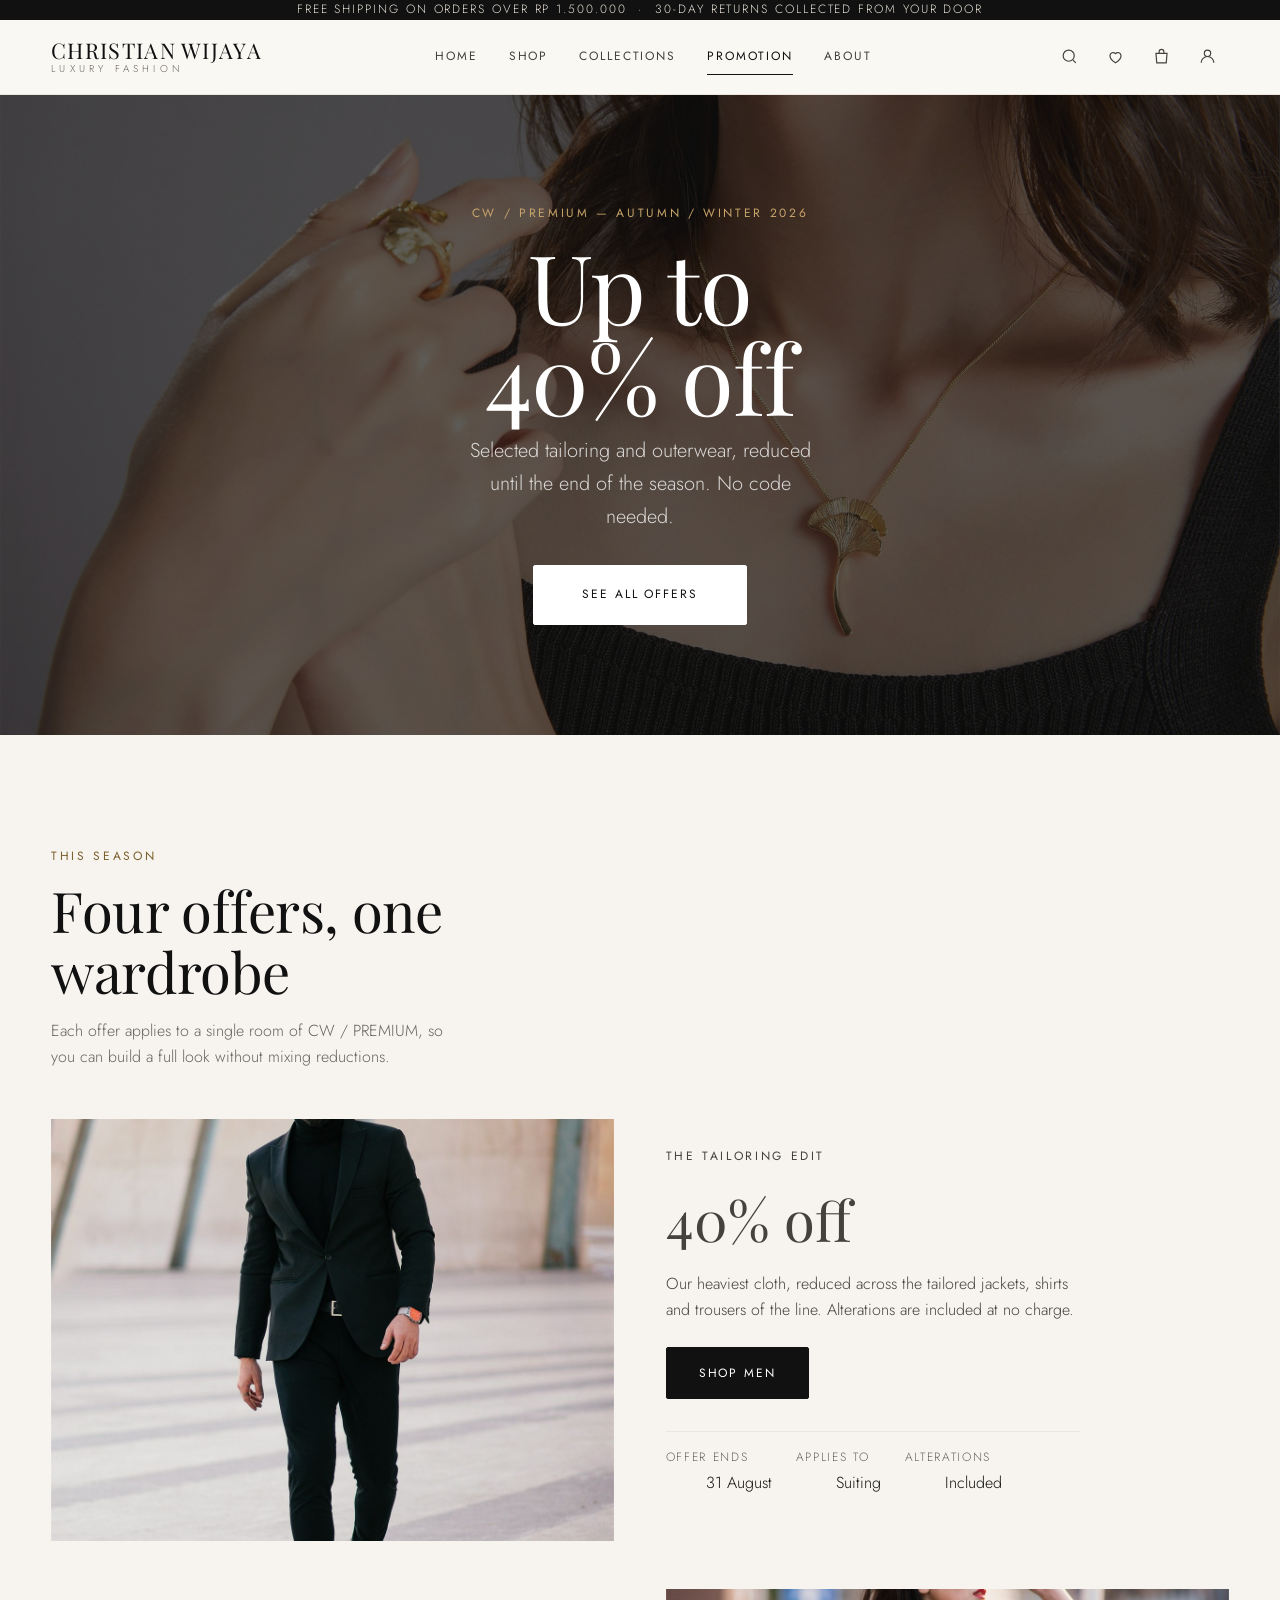
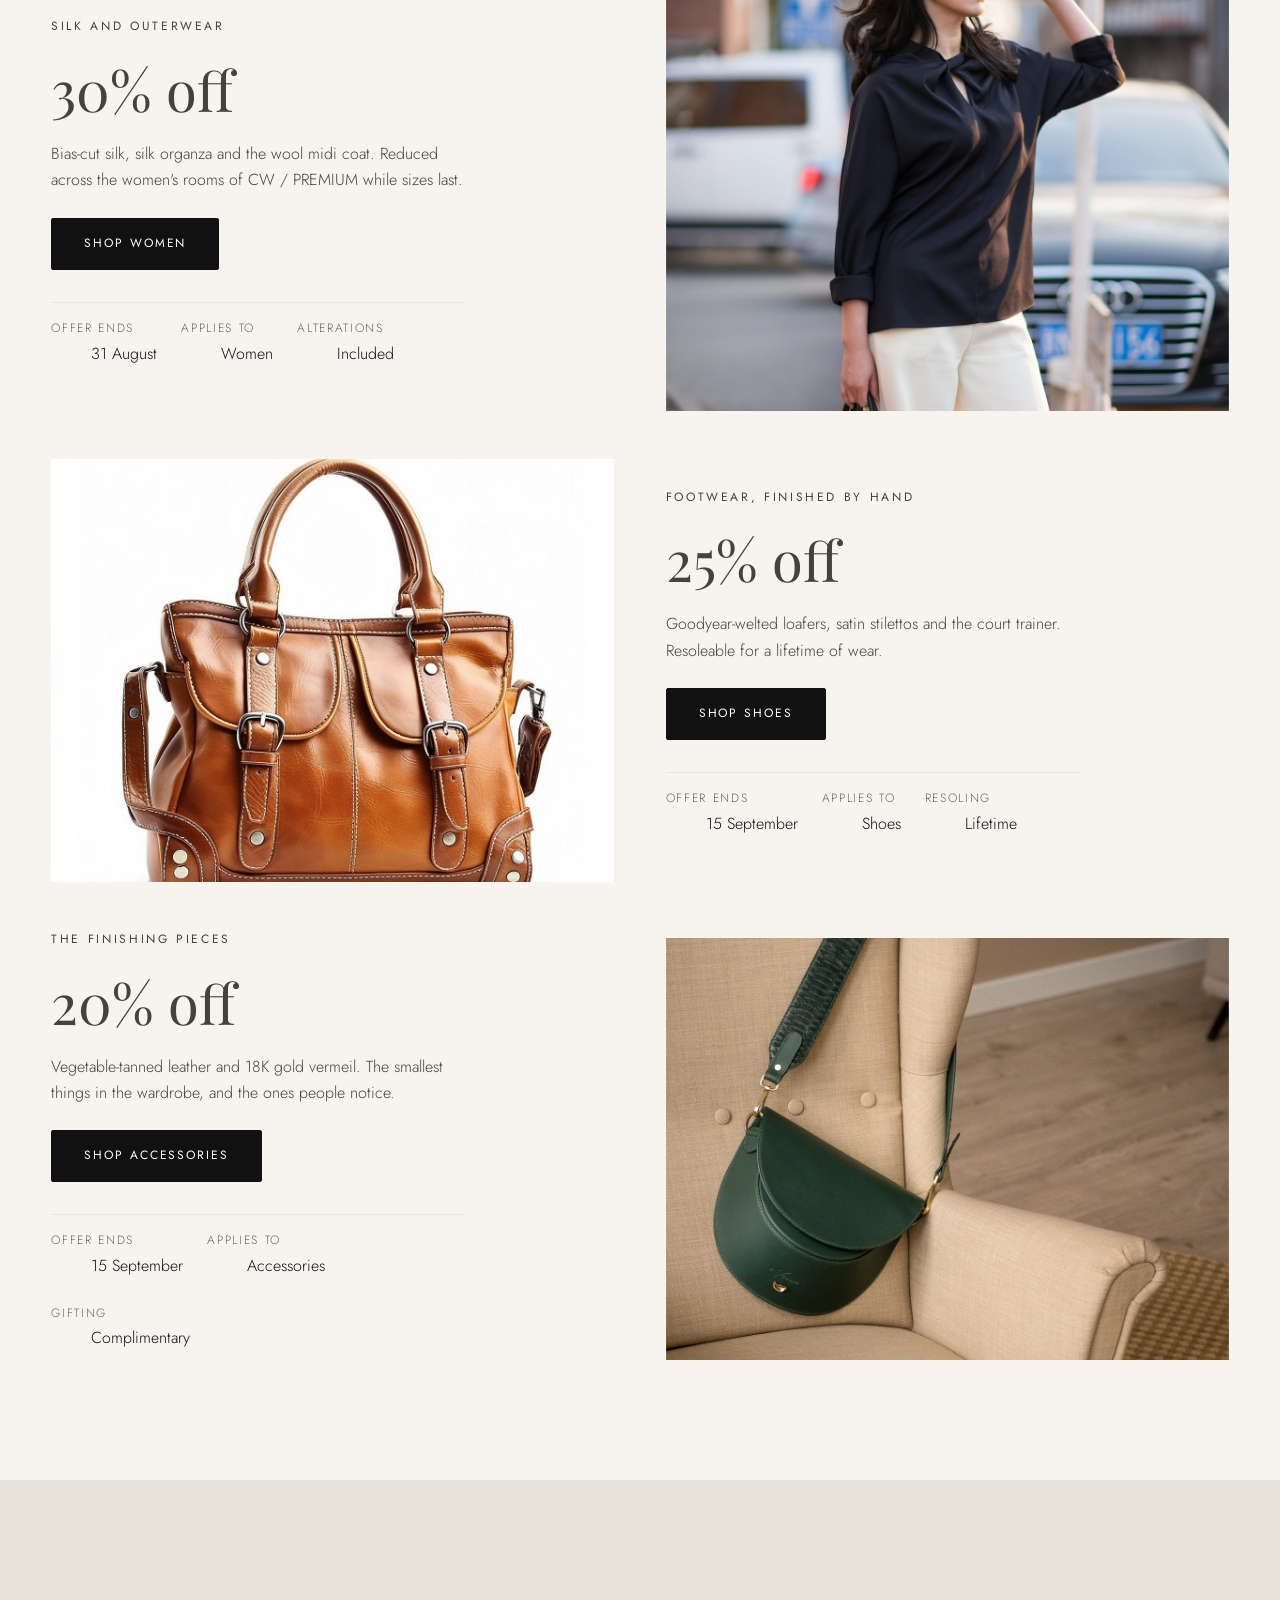
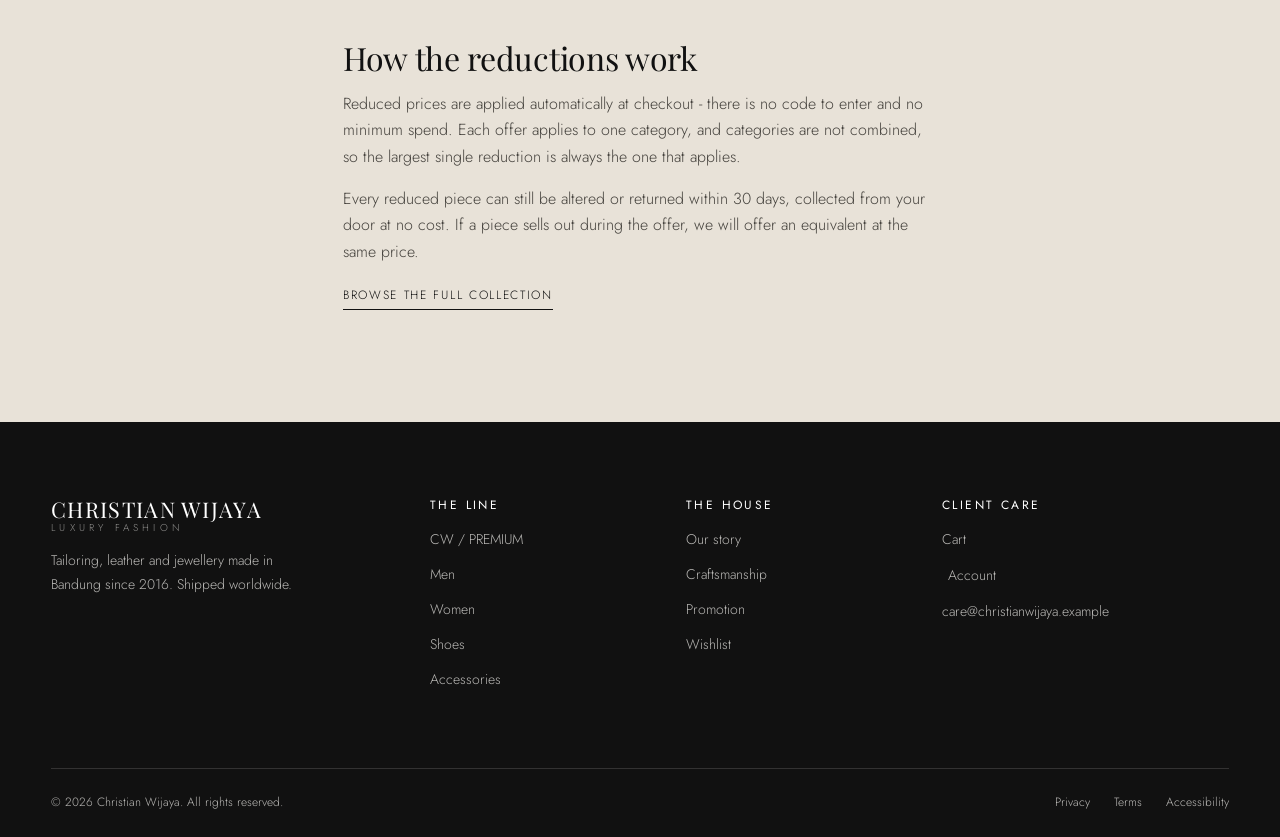
<file: promotion.html>
<!DOCTYPE html>
<html lang="en">
<head>
  <meta charset="UTF-8">
  <meta name="viewport" content="width=device-width, initial-scale=1.0">
  <title>Promotion - Up to 40% off - CHRISTIAN WIJAYA</title>
  <meta name="description" content="Autumn and winter 2026 reductions across tailoring, silk, footwear and accessories.">
  <link rel="preconnect" href="https://fonts.googleapis.com">
  <link rel="preconnect" href="https://fonts.gstatic.com" crossorigin>
  <link href="https://fonts.googleapis.com/css2?family=Playfair+Display:ital,wght@0,400;0,500;1,400&family=Jost:wght@300;400;500&display=swap" rel="stylesheet">
  <link rel="stylesheet" href="style.css">
</head>

<body>
  <a class="skip-link" href="#main">Skip to main content</a>

  <p class="announce"><span class="announce__inner">Free shipping on orders over Rp 1.500.000 &nbsp;&middot;&nbsp; 30-day returns collected from your door</span></p>

  <header class="site-header">
    <div class="container">
      <nav class="navbar" aria-label="Primary">
        <a class="logo" href="index.html" aria-label="CHRISTIAN WIJAYA, home">
          <span class="logo__name">CHRISTIAN WIJAYA</span>
          <span class="logo__sub">Luxury Fashion</span>
        </a>

        <div class="nav-primary">
          <ul class="nav-primary__list">
            <li><a class="nav-primary__link" href="index.html">Home</a></li>
            <li><a class="nav-primary__link" href="shop.html">Shop</a></li>
            <li><a class="nav-primary__link" href="collections.html">Collections</a></li>
            <li><a class="nav-primary__link" href="promotion.html" aria-current="page">Promotion</a></li>
            <li><a class="nav-primary__link" href="about.html">About</a></li>
          </ul>
        </div>

        <div class="nav-utils">
          <form class="nav-search" role="search">
            <label class="visually-hidden" for="nav-search">Search products</label>
            <input class="nav-search__input" id="nav-search" type="search" name="q" placeholder="Search" autocomplete="off">
          </form>
          <button type="button" class="icon-btn" data-search-toggle aria-expanded="false" aria-controls="nav-search">
            <svg viewBox="0 0 24 24" fill="none" stroke="currentColor" stroke-width="1.5" aria-hidden="true"><circle cx="11" cy="11" r="7"/><path d="M20 20l-3.5-3.5"/></svg>
            <span class="visually-hidden">Toggle search field</span>
          </button>

          <a class="icon-btn" href="wishlist.html">
            <svg viewBox="0 0 24 24" fill="none" stroke="currentColor" stroke-width="1.5" aria-hidden="true"><path d="M12 20s-7-4.4-7-9a4 4 0 0 1 7-2.6A4 4 0 0 1 19 11c0 4.6-7 9-7 9z"/></svg>
            <span class="icon-btn__label">Wishlist</span>
            <span class="icon-btn__count" data-wish-count data-count="0"></span>
            <span class="visually-hidden" data-wish-sr>wishlist items</span>
          </a>

          <a class="icon-btn" href="cart.html">
            <svg viewBox="0 0 24 24" fill="none" stroke="currentColor" stroke-width="1.5" aria-hidden="true"><path d="M5 8h14l-1 12H6L5 8z"/><path d="M9 8V6a3 3 0 0 1 6 0v2"/></svg>
            <span class="icon-btn__label">Cart</span>
            <span class="icon-btn__count" data-cart-count data-count="0"></span>
            <span class="visually-hidden" data-cart-sr>items in cart</span>
          </a>

          <button type="button" class="icon-btn" data-auth-action="login" data-auth-open="login">
            <svg viewBox="0 0 24 24" fill="none" stroke="currentColor" stroke-width="1.5" aria-hidden="true"><circle cx="12" cy="8" r="4"/><path d="M4 20a8 8 0 0 1 16 0"/></svg>
            <span class="icon-btn__label" data-auth-label>Login</span>
            <span class="visually-hidden">account</span>
          </button>

          <button type="button" class="nav-toggle" aria-expanded="false" aria-controls="nav-drawer">
            <span class="nav-toggle__bars" aria-hidden="true"><span></span><span></span><span></span></span>
            <span class="visually-hidden">Menu</span>
          </button>
        </div>
      </nav>
    </div>
  </header>

  <div class="nav-drawer" id="nav-drawer">
    <div class="nav-drawer__scrim" aria-hidden="true"></div>
    <div class="nav-drawer__panel" role="dialog" aria-modal="true" aria-label="Menu">
      <div class="nav-drawer__head">
        <span class="logo__name">CHRISTIAN WIJAYA</span>
        <button type="button" class="nav-drawer__close">
          <svg viewBox="0 0 24 24" width="20" height="20" fill="none" stroke="currentColor" stroke-width="1.5" aria-hidden="true"><path d="M6 6l12 12M18 6L6 18"/></svg>
          <span class="visually-hidden">Close menu</span>
        </button>
      </div>
      <ul class="nav-drawer__list">
        <li><a class="nav-drawer__link" href="index.html">Home</a></li>
        <li><a class="nav-drawer__link" href="shop.html">Shop</a></li>
        <li><a class="nav-drawer__link" href="collections.html">Collections</a></li>
        <li><a class="nav-drawer__link" href="promotion.html" aria-current="page">Promotion</a></li>
        <li><a class="nav-drawer__link" href="about.html">About</a></li>
      </ul>
      <div class="nav-drawer__utils">
        <a class="btn btn--full" href="cart.html">Cart</a>
        <a class="btn btn--ghost btn--full" href="wishlist.html">Wishlist</a>
        <button type="button" class="btn btn--ghost btn--full" data-auth-open="login" data-auth-action="login">Login</button>
      </div>
    </div>
  </div>

  <main id="main">

    <section class="promo-band" aria-labelledby="promo-hero">
      <img class="promo-band__bg" src="img/opt/eric-fung-Z0GZrpwcc5Y-unsplash--1920.jpg" alt="" aria-hidden="true" width="1920" height="1280" fetchpriority="high">
      <div class="promo-band__inner">
        <p class="eyebrow">CW / PREMIUM &mdash; Autumn / Winter 2026</p>
        <h1 class="promo-band__offer" id="promo-hero">Up to 40% off</h1>
        <p class="promo-band__lede">Selected tailoring and outerwear, reduced until the end of the season. No code needed.</p>
        <a class="btn btn--light btn--lg" href="#offers">See all offers</a>
      </div>
    </section>

    <section class="section" id="offers" aria-labelledby="offers-title">
      <div class="container">
        <div class="sec-head">
          <div class="sec-head__text">
            <p class="eyebrow">This season</p>
            <h2 class="sec-title" id="offers-title">Four offers, one wardrobe</h2>
            <p class="sec-lede">Each offer applies to a single room of CW / PREMIUM, so you can build a full look without mixing reductions.</p>
          </div>
        </div>

        <div class="promo-grid">

      <article class="promo-card">
        <div class="promo-card__media">
          <img src="img/opt/mohamad-khosravi-VSZLQcc4LSw-unsplash--1200.jpg" alt="Model walking outdoors in a black wool tailored suit" loading="lazy" width="1200" height="800">
        </div>
        <div class="promo-card__body">
          <p class="eyebrow">The tailoring edit</p>
          <p class="promo-card__offer">40% off</p>
          <p>Our heaviest cloth, reduced across the tailored jackets, shirts and trousers of the line. Alterations are included at no charge.</p>
          <a class="btn" href="shop.html?category=men">Shop men</a>
          <dl class="promo-card__meta">
            <div><dt class="promo-card__meta-label">Offer ends</dt><dd class="promo-card__meta-value">31 August</dd></div>
            <div><dt class="promo-card__meta-label">Applies to</dt><dd class="promo-card__meta-value">Suiting</dd></div>
            <div><dt class="promo-card__meta-label">Alterations</dt><dd class="promo-card__meta-value">Included</dd></div>
          </dl>
        </div>
      </article>

      <article class="promo-card promo-card--flip">
        <div class="promo-card__media">
          <img src="img/opt/alex-shaw-GrxqPNpMK40-unsplash--1200.jpg" alt="Model wearing a sheer navy silk blouse with ivory wide-leg trousers" loading="lazy" width="1200" height="800">
        </div>
        <div class="promo-card__body">
          <p class="eyebrow">Silk and outerwear</p>
          <p class="promo-card__offer">30% off</p>
          <p>Bias-cut silk, silk organza and the wool midi coat. Reduced across the women's rooms of CW / PREMIUM while sizes last.</p>
          <a class="btn" href="shop.html?category=women">Shop women</a>
          <dl class="promo-card__meta">
            <div><dt class="promo-card__meta-label">Offer ends</dt><dd class="promo-card__meta-value">31 August</dd></div>
            <div><dt class="promo-card__meta-label">Applies to</dt><dd class="promo-card__meta-value">Women</dd></div>
            <div><dt class="promo-card__meta-label">Alterations</dt><dd class="promo-card__meta-value">Included</dd></div>
          </dl>
        </div>
      </article>

      <article class="promo-card">
        <div class="promo-card__media">
          <img src="img/opt/personalgraphic-com-zxPo13geJ5U-unsplash--1200.jpg" alt="Cognac leather satchel with buckled straps on a plain background" loading="lazy" width="1200" height="800">
        </div>
        <div class="promo-card__body">
          <p class="eyebrow">Footwear, finished by hand</p>
          <p class="promo-card__offer">25% off</p>
          <p>Goodyear-welted loafers, satin stilettos and the court trainer. Resoleable for a lifetime of wear.</p>
          <a class="btn" href="shop.html?category=shoes">Shop shoes</a>
          <dl class="promo-card__meta">
            <div><dt class="promo-card__meta-label">Offer ends</dt><dd class="promo-card__meta-value">15 September</dd></div>
            <div><dt class="promo-card__meta-label">Applies to</dt><dd class="promo-card__meta-value">Shoes</dd></div>
            <div><dt class="promo-card__meta-label">Resoling</dt><dd class="promo-card__meta-value">Lifetime</dd></div>
          </dl>
        </div>
      </article>

      <article class="promo-card promo-card--flip">
        <div class="promo-card__media">
          <img src="img/opt/ivan-kazlouskij-GT19NqJySFA-unsplash--1200.jpg" alt="Emerald green leather saddle bag resting on a cream armchair" loading="lazy" width="1200" height="800">
        </div>
        <div class="promo-card__body">
          <p class="eyebrow">The finishing pieces</p>
          <p class="promo-card__offer">20% off</p>
          <p>Vegetable-tanned leather and 18K gold vermeil. The smallest things in the wardrobe, and the ones people notice.</p>
          <a class="btn" href="shop.html?category=accessories">Shop accessories</a>
          <dl class="promo-card__meta">
            <div><dt class="promo-card__meta-label">Offer ends</dt><dd class="promo-card__meta-value">15 September</dd></div>
            <div><dt class="promo-card__meta-label">Applies to</dt><dd class="promo-card__meta-value">Accessories</dd></div>
            <div><dt class="promo-card__meta-label">Gifting</dt><dd class="promo-card__meta-value">Complimentary</dd></div>
          </dl>
        </div>
      </article>
        </div>
      </div>
    </section>

    <section class="section section--beige" aria-labelledby="promo-help">
      <div class="container">
        <div class="about-body measure-center">
          <h2 class="sec-title" id="promo-help">How the reductions work</h2>
          <p>Reduced prices are applied automatically at checkout - there is no code to enter and no minimum spend. Each offer applies to one category, and categories are not combined, so the largest single reduction is always the one that applies.</p>
          <p>Every reduced piece can still be altered or returned within 30 days, collected from your door at no cost. If a piece sells out during the offer, we will offer an equivalent at the same price.</p>
          <p><a class="link" href="shop.html">Browse the full collection</a></p>
        </div>
      </div>
    </section>
  </main>

  <footer class="site-footer">
    <div class="container">
      <div class="footer-top">
        <div class="footer-brand">
          <a class="logo" href="index.html">
            <span class="logo__name">CHRISTIAN WIJAYA</span>
            <span class="logo__sub">Luxury Fashion</span>
          </a>
          <p>Tailoring, leather and jewellery made in Bandung since 2016. Shipped worldwide.</p>
        </div>

        <div class="footer-col">
          <h2 class="footer-col__title">The line</h2>
          <ul>
            <li><a href="shop.html?line=cw-premium">CW / PREMIUM</a></li>
            <li><a href="shop.html?line=cw-premium&amp;category=men">Men</a></li>
            <li><a href="shop.html?line=cw-premium&amp;category=women">Women</a></li>
            <li><a href="shop.html?line=cw-premium&amp;category=shoes">Shoes</a></li>
            <li><a href="shop.html?line=cw-premium&amp;category=accessories">Accessories</a></li>
          </ul>
        </div>

        <div class="footer-col">
          <h2 class="footer-col__title">The house</h2>
          <ul>
            <li><a href="about.html">Our story</a></li>
            <li><a href="about.html#craft">Craftsmanship</a></li>
            <li><a href="promotion.html">Promotion</a></li>
            <li><a href="wishlist.html">Wishlist</a></li>
          </ul>
        </div>

        <div class="footer-col">
          <h2 class="footer-col__title">Client care</h2>
          <ul>
            <li><a href="cart.html">Cart</a></li>
            <li><button type="button" data-auth-open="login">Account</button></li>
            <li><a href="mailto:care@christianwijaya.example">care@christianwijaya.example</a></li>
          </ul>
        </div>
      </div>

      <div class="footer-bottom">
        <p>&copy; <span data-year>2026</span> Christian Wijaya. All rights reserved.</p>
        <div class="footer-bottom__links">
          <a href="about.html">Privacy</a>
          <a href="about.html">Terms</a>
          <a href="about.html">Accessibility</a>
        </div>
      </div>
    </div>
  </footer>

  <div class="modal" id="auth-modal" role="dialog" aria-modal="true" aria-label="Account">
    <div class="modal__scrim"></div>
    <div class="modal__panel">
      <button type="button" class="modal__close" data-auth-close>
        <svg viewBox="0 0 24 24" width="20" height="20" fill="none" stroke="currentColor" stroke-width="1.5" aria-hidden="true"><path d="M6 6l12 12M18 6L6 18"/></svg>
        <span class="visually-hidden">Close</span>
      </button>

      <div class="tabs" role="tablist" aria-label="Account">
        <button class="tab" type="button" role="tab" id="tab-login" data-tab="login"
                aria-selected="true" aria-controls="panel-login">Log in</button>
        <button class="tab" type="button" role="tab" id="tab-signup" data-tab="signup"
                aria-selected="false" aria-controls="panel-signup">Sign up</button>
      </div>

      <div class="notice" data-auth-message hidden></div>

      <div class="tabpanel" role="tabpanel" id="panel-login" data-panel="login" aria-labelledby="tab-login">
        <h2 class="modal__title">Welcome back</h2>
        <p class="modal__lede">Sign in to view your orders and saved pieces.</p>

        <form id="login-form" novalidate>
          <div class="field">
            <label class="field__label" for="login-email">Email <span class="req" aria-hidden="true">*</span></label>
            <input class="field__input" id="login-email" name="email" type="email"
                   autocomplete="email" required aria-describedby="login-email-err">
            <p class="field__error" id="login-email-err"></p>
          </div>

          <div class="field">
            <label class="field__label" for="login-password">Password <span class="req" aria-hidden="true">*</span></label>
            <input class="field__input" id="login-password" name="password" type="password"
                   autocomplete="current-password" required aria-describedby="login-password-err">
            <p class="field__error" id="login-password-err"></p>
          </div>

          <div class="field">
            <label class="check">
              <input type="checkbox" name="remember" checked>
              <span>Remember me on this device</span>
            </label>
          </div>

          <button class="btn btn--full btn--lg" type="submit">Log in</button>

          <p class="center-note">
            <button type="button" class="link" data-forgot>Forgot your password?</button>
          </p>
        </form>

        <p class="modal__switch">
          New to the house? <button type="button" data-tab-jump="signup">Create an account</button>
        </p>
      </div>

      <div class="tabpanel" role="tabpanel" id="panel-signup" data-panel="signup" aria-labelledby="tab-signup" hidden>
        <h2 class="modal__title">Create your account</h2>
        <p class="modal__lede">One account for orders, saved pieces and early access.</p>

        <form id="signup-form" novalidate>
          <div class="field">
            <label class="field__label" for="su-name">Full name <span class="req" aria-hidden="true">*</span></label>
            <input class="field__input" id="su-name" name="fullname" type="text"
                   autocomplete="name" required aria-describedby="su-name-err">
            <p class="field__error" id="su-name-err"></p>
          </div>

          <div class="field">
            <label class="field__label" for="su-email">Email <span class="req" aria-hidden="true">*</span></label>
            <input class="field__input" id="su-email" name="email" type="email"
                   autocomplete="email" required aria-describedby="su-email-err">
            <p class="field__error" id="su-email-err"></p>
          </div>

          <div class="field">
            <label class="field__label" for="su-pass">Password <span class="req" aria-hidden="true">*</span></label>
            <input class="field__input" id="su-pass" name="password" type="password"
                   autocomplete="new-password" required aria-describedby="su-pass-err">
            <p class="field__error" id="su-pass-err"></p>
            <p class="field__hint">At least 8 characters.</p>
          </div>

          <div class="field">
            <label class="field__label" for="su-confirm">Confirm password <span class="req" aria-hidden="true">*</span></label>
            <input class="field__input" id="su-confirm" name="confirm" type="password"
                   autocomplete="new-password" required aria-describedby="su-confirm-err">
            <p class="field__error" id="su-confirm-err"></p>
          </div>

          <div class="field">
            <label class="check">
              <input type="checkbox" name="terms" required>
              <span>I agree to the <a href="about.html">terms of sale</a> and <a href="about.html">privacy policy</a>. <span class="req" aria-hidden="true">*</span></span>
            </label>
          </div>

          <button class="btn btn--full btn--lg" type="submit">Create account</button>
        </form>

        <p class="modal__switch">
          Already have an account? <button type="button" data-tab-jump="login">Log in</button>
        </p>
      </div>
    </div>
  </div>

  <script src="script.js"></script>
</body>
</html>
</file>
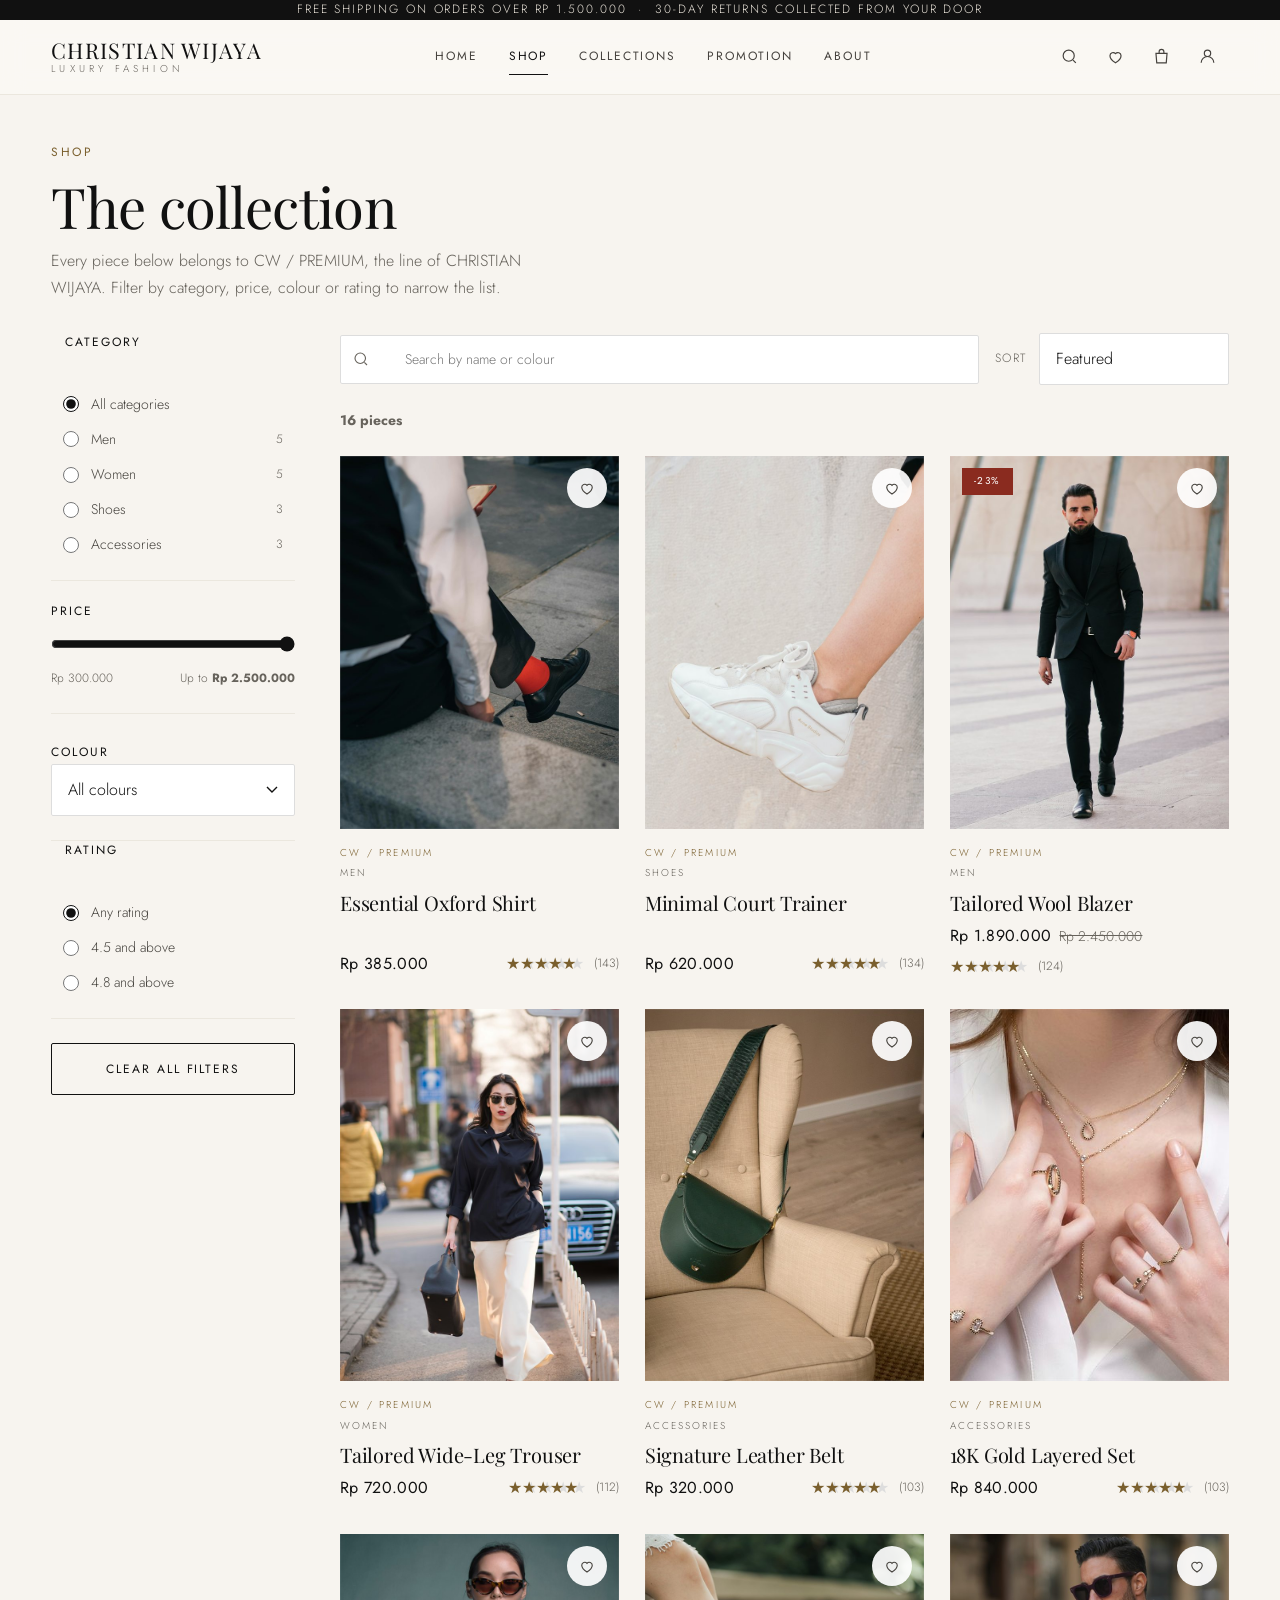
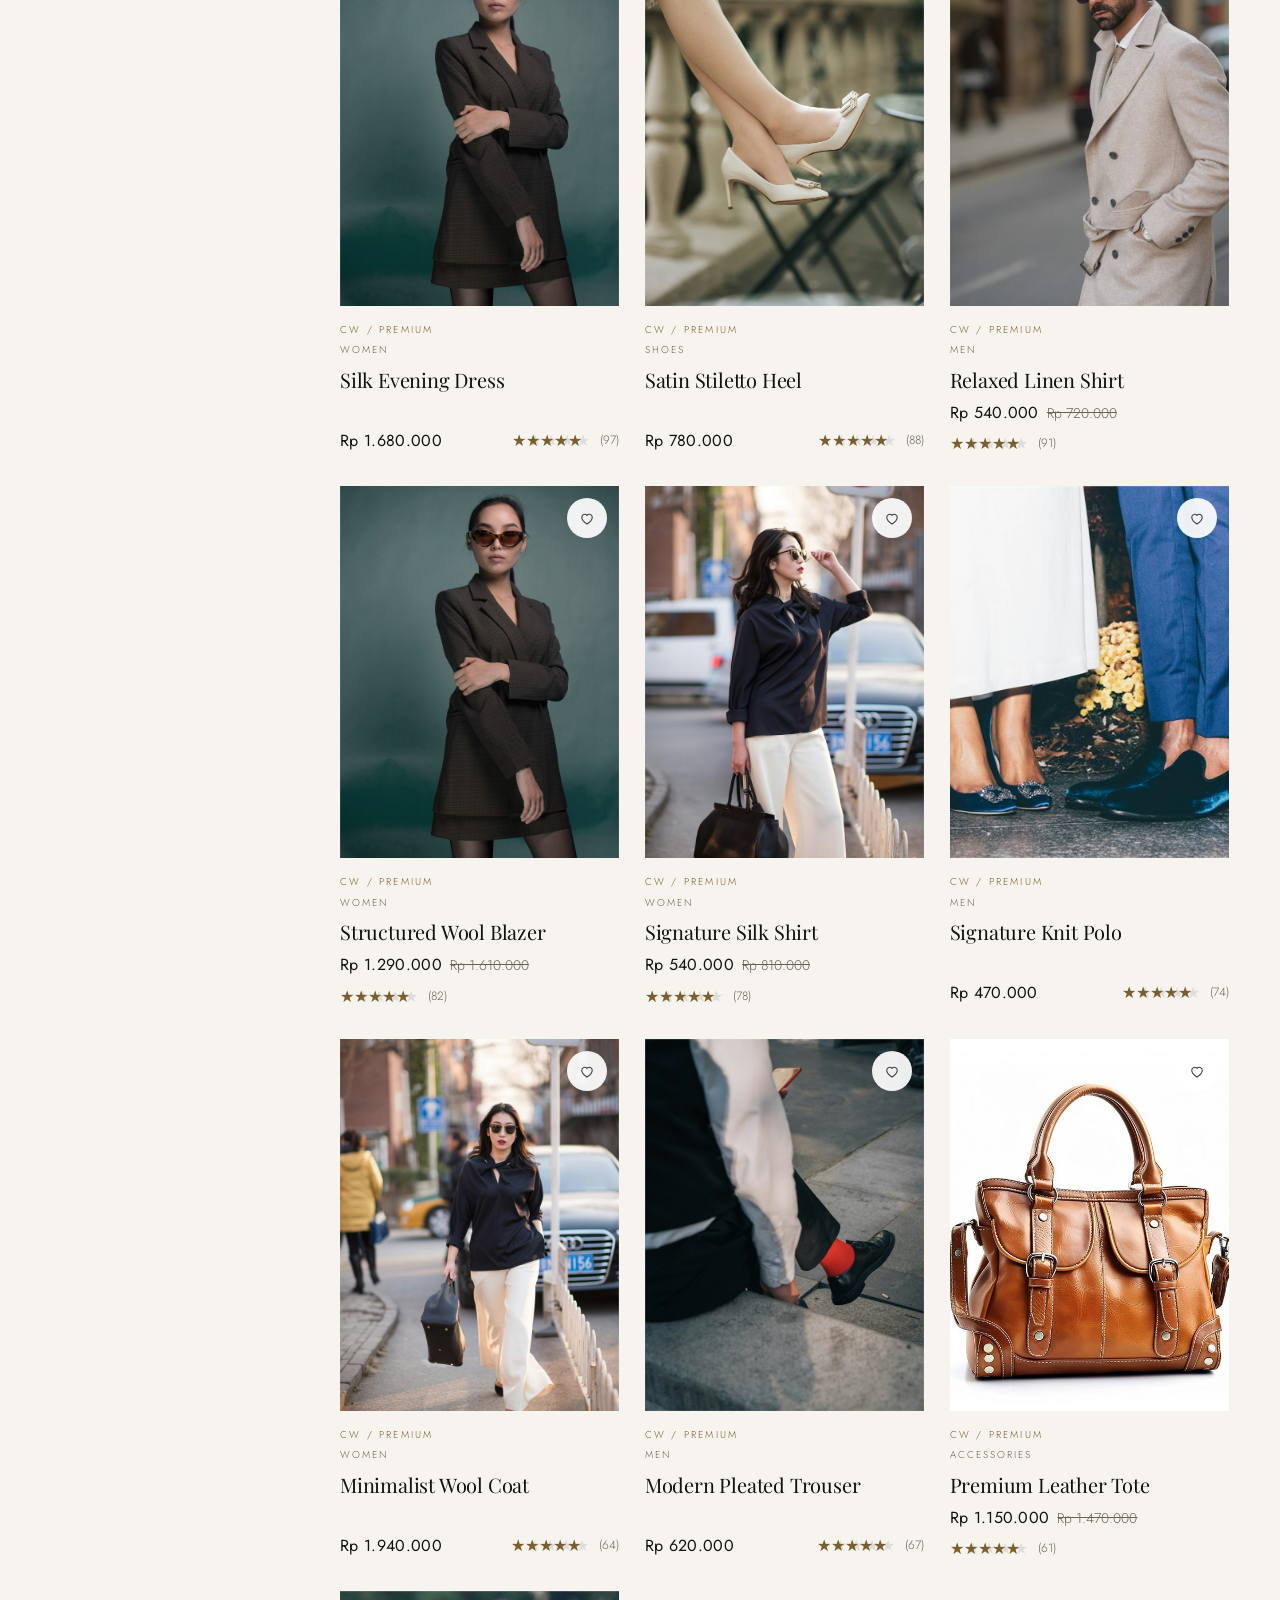
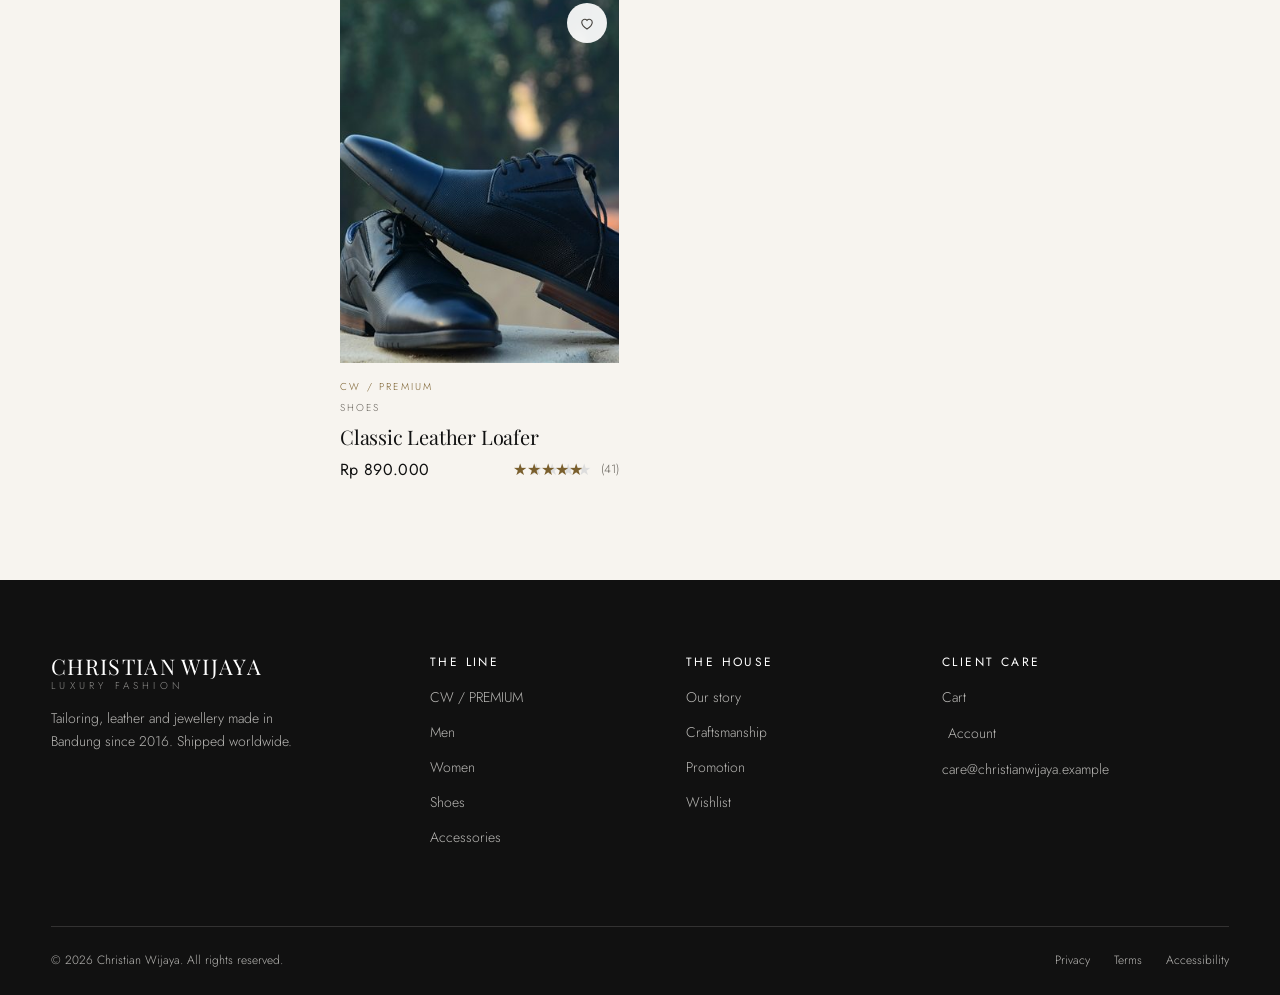
<file: shop.html>
<!DOCTYPE html>
<html lang="en">
<head>
  <meta charset="UTF-8">
  <meta name="viewport" content="width=device-width, initial-scale=1.0">
  <title>Shop - CHRISTIAN WIJAYA</title>
  <meta name="description" content="Browse the full CHRISTIAN WIJAYA collection. Filter by category, price, house and rating.">
  <link rel="preconnect" href="https://fonts.googleapis.com">
  <link rel="preconnect" href="https://fonts.gstatic.com" crossorigin>
  <link href="https://fonts.googleapis.com/css2?family=Playfair+Display:ital,wght@0,400;0,500;1,400&family=Jost:wght@300;400;500&display=swap" rel="stylesheet">
  <link rel="stylesheet" href="style.css">
</head>

<body>
  <a class="skip-link" href="#main">Skip to main content</a>

  <p class="announce"><span class="announce__inner">Free shipping on orders over Rp 1.500.000 &nbsp;&middot;&nbsp; 30-day returns collected from your door</span></p>

  <header class="site-header">
    <div class="container">
      <nav class="navbar" aria-label="Primary">
        <a class="logo" href="index.html" aria-label="CHRISTIAN WIJAYA, home">
          <span class="logo__name">CHRISTIAN WIJAYA</span>
          <span class="logo__sub">Luxury Fashion</span>
        </a>

        <div class="nav-primary">
          <ul class="nav-primary__list">
            <li><a class="nav-primary__link" href="index.html">Home</a></li>
            <li><a class="nav-primary__link" href="shop.html" aria-current="page">Shop</a></li>
            <li><a class="nav-primary__link" href="collections.html">Collections</a></li>
            <li><a class="nav-primary__link" href="promotion.html">Promotion</a></li>
            <li><a class="nav-primary__link" href="about.html">About</a></li>
          </ul>
        </div>

        <div class="nav-utils">
          <form class="nav-search" role="search">
            <label class="visually-hidden" for="nav-search">Search products</label>
            <input class="nav-search__input" id="nav-search" type="search" name="q" placeholder="Search" autocomplete="off">
          </form>
          <button type="button" class="icon-btn" data-search-toggle aria-expanded="false" aria-controls="nav-search">
            <svg viewBox="0 0 24 24" fill="none" stroke="currentColor" stroke-width="1.5" aria-hidden="true"><circle cx="11" cy="11" r="7"/><path d="M20 20l-3.5-3.5"/></svg>
            <span class="visually-hidden">Toggle search field</span>
          </button>

          <a class="icon-btn" href="wishlist.html">
            <svg viewBox="0 0 24 24" fill="none" stroke="currentColor" stroke-width="1.5" aria-hidden="true"><path d="M12 20s-7-4.4-7-9a4 4 0 0 1 7-2.6A4 4 0 0 1 19 11c0 4.6-7 9-7 9z"/></svg>
            <span class="icon-btn__label">Wishlist</span>
            <span class="icon-btn__count" data-wish-count data-count="0"></span>
            <span class="visually-hidden" data-wish-sr>wishlist items</span>
          </a>

          <a class="icon-btn" href="cart.html">
            <svg viewBox="0 0 24 24" fill="none" stroke="currentColor" stroke-width="1.5" aria-hidden="true"><path d="M5 8h14l-1 12H6L5 8z"/><path d="M9 8V6a3 3 0 0 1 6 0v2"/></svg>
            <span class="icon-btn__label">Cart</span>
            <span class="icon-btn__count" data-cart-count data-count="0"></span>
            <span class="visually-hidden" data-cart-sr>items in cart</span>
          </a>

          <button type="button" class="icon-btn" data-auth-action="login" data-auth-open="login">
            <svg viewBox="0 0 24 24" fill="none" stroke="currentColor" stroke-width="1.5" aria-hidden="true"><circle cx="12" cy="8" r="4"/><path d="M4 20a8 8 0 0 1 16 0"/></svg>
            <span class="icon-btn__label" data-auth-label>Login</span>
            <span class="visually-hidden">account</span>
          </button>

          <button type="button" class="nav-toggle" aria-expanded="false" aria-controls="nav-drawer">
            <span class="nav-toggle__bars" aria-hidden="true"><span></span><span></span><span></span></span>
            <span class="visually-hidden">Menu</span>
          </button>
        </div>
      </nav>
    </div>
  </header>

  <div class="nav-drawer" id="nav-drawer">
    <div class="nav-drawer__scrim" aria-hidden="true"></div>
    <div class="nav-drawer__panel" role="dialog" aria-modal="true" aria-label="Menu">
      <div class="nav-drawer__head">
        <span class="logo__name">CHRISTIAN WIJAYA</span>
        <button type="button" class="nav-drawer__close">
          <svg viewBox="0 0 24 24" width="20" height="20" fill="none" stroke="currentColor" stroke-width="1.5" aria-hidden="true"><path d="M6 6l12 12M18 6L6 18"/></svg>
          <span class="visually-hidden">Close menu</span>
        </button>
      </div>
      <ul class="nav-drawer__list">
        <li><a class="nav-drawer__link" href="index.html">Home</a></li>
        <li><a class="nav-drawer__link" href="shop.html" aria-current="page">Shop</a></li>
        <li><a class="nav-drawer__link" href="collections.html">Collections</a></li>
        <li><a class="nav-drawer__link" href="promotion.html">Promotion</a></li>
        <li><a class="nav-drawer__link" href="about.html">About</a></li>
      </ul>
      <div class="nav-drawer__utils">
        <a class="btn btn--full" href="cart.html">Cart</a>
        <a class="btn btn--ghost btn--full" href="wishlist.html">Wishlist</a>
        <button type="button" class="btn btn--ghost btn--full" data-auth-open="login" data-auth-action="login">Login</button>
      </div>
    </div>
  </div>

  <main id="main">

    <section class="container page-head">
      <p class="eyebrow">Shop</p>
      <h1 class="page-head__title">The collection</h1>
      <p class="page-head__lede">Every piece below belongs to CW / PREMIUM, the line of CHRISTIAN WIJAYA. Filter by category, price, colour or rating to narrow the list.</p>
    </section>

    <section class="container page-body">
      <div class="shop">

        <aside class="shop__aside" id="shop-filters" data-filter-panel aria-label="Product filters">
          <div class="filter-drawer__scrim" aria-hidden="true"></div>
          <div class="filter-drawer__panel">
            <div class="filter-drawer__head">
              <p class="filter-group__title">Filters</p>
              <button type="button" class="icon-btn" data-close-filters><svg viewBox="0 0 24 24" width="20" height="20" fill="none" stroke="currentColor" stroke-width="1.5" aria-hidden="true"><path d="M6 6l12 12M18 6L6 18"/></svg><span class="visually-hidden">Close filters</span></button>
            </div>

            <fieldset class="filter-group">
              <legend class="filter-group__title">Category</legend>
              <label class="filter-opt"><input type="radio" name="f-category" value=""> <span>All categories</span></label>
              <label class="filter-opt"><input type="radio" name="f-category" value="men"> <span>Men</span><span class="filter-opt__count" data-cat-count="men">5</span></label>
              <label class="filter-opt"><input type="radio" name="f-category" value="women"> <span>Women</span><span class="filter-opt__count" data-cat-count="women">5</span></label>
              <label class="filter-opt"><input type="radio" name="f-category" value="shoes"> <span>Shoes</span><span class="filter-opt__count" data-cat-count="shoes">3</span></label>
              <label class="filter-opt"><input type="radio" name="f-category" value="accessories"> <span>Accessories</span><span class="filter-opt__count" data-cat-count="accessories">3</span></label>
            </fieldset>

            <div class="filter-group">
              <h2 class="filter-group__title">Price</h2>
              <label class="visually-hidden" for="f-price">Maximum price</label>
              <!-- Bounds mirror PRICE_MIN / PRICE_MAX in script.js (Rupiah). The
                   live "up to" figure is rewritten by money() as the slider moves. -->
              <input class="filter-range" id="f-price" type="range" min="300000" max="2500000" step="50000"
                     value="2500000" data-filter-price>
              <p class="filter-range-out">
                <span>Rp 300.000</span>
                <span>Up to <strong data-price-out>Rp 2.500.000</strong></span>
              </p>
            </div>

            <div class="filter-group">
              <label class="filter-group__title" for="f-colour">Colour</label>
              <select class="field__select" id="f-colour" data-filter-colour>
                <option value="">All colours</option>
              </select>
            </div>

            <fieldset class="filter-group">
              <legend class="filter-group__title">Rating</legend>
              <label class="filter-opt"><input type="radio" name="f-rating" value="0" checked> <span>Any rating</span></label>
              <label class="filter-opt"><input type="radio" name="f-rating" value="4.5"> <span>4.5 and above</span></label>
              <label class="filter-opt"><input type="radio" name="f-rating" value="4.8"> <span>4.8 and above</span></label>
            </fieldset>

            <button type="button" class="btn btn--ghost btn--full filter-reset" data-clear-filters>Clear all filters</button>
          </div>
        </aside>

        <div class="shop__main">
          <div class="shop__toolbar">
            <div class="shop__search">
              <svg viewBox="0 0 24 24" fill="none" stroke="currentColor" stroke-width="1.5" aria-hidden="true"><circle cx="11" cy="11" r="7"/><path d="M20 20l-3.5-3.5"/></svg>
              <label class="visually-hidden" for="shop-search">Search the collection</label>
              <input id="shop-search" type="search" placeholder="Search by name or colour" data-shop-search autocomplete="off">
            </div>

            <div class="shop__sort">
              <label for="sort">Sort</label>
              <select class="field__select" id="sort" data-sort>
                <option value="featured">Featured</option>
                <option value="rating">Highest rated</option>
                <option value="price-asc">Price: low to high</option>
                <option value="price-desc">Price: high to low</option>
                <option value="newest">On sale</option>
              </select>
            </div>

            <button type="button" class="btn btn--ghost shop__filter-btn" data-open-filters aria-expanded="false" aria-controls="shop-filters">
              <svg viewBox="0 0 24 24" fill="none" stroke="currentColor" stroke-width="1.5" aria-hidden="true"><path d="M4 6h16M7 12h10M10 18h4"/></svg> Filters
            </button>
          </div>

          <div class="shop__line" data-shop-line hidden>
            <p class="shop__line-body">
              <span class="shop__line-name">CW / PREMIUM</span>
              <span class="shop__line-tag">Contemporary Luxury, by CHRISTIAN WIJAYA &mdash; <span data-shop-line-count>16 pieces</span></span>
            </p>
            <button type="button" class="shop__line-clear" data-clear-line>Show all lines</button>
          </div>

          <p class="shop__meta">
            <span><strong data-result-count>16 pieces</strong></span>
          </p>

          <div class="shop__chips" data-active-chips hidden></div>

          <div class="product-grid" data-shop-grid></div>

          <div class="empty-state" data-shop-empty hidden>
            <span class="empty-state__icon"><svg viewBox="0 0 24 24" fill="none" stroke="currentColor" stroke-width="1.5" aria-hidden="true"><circle cx="11" cy="11" r="7"/><path d="M20 20l-3.5-3.5"/></svg></span>
            <h2>No pieces match those filters</h2>
            <p>Try widening the price range, choosing a different colour, or clearing your search.</p>
            <button type="button" class="btn btn--lg" data-clear-filters>Clear all filters</button>
          </div>
        </div>
      </div>
    </section>
  </main>

  <footer class="site-footer">
    <div class="container">
      <div class="footer-top">
        <div class="footer-brand">
          <a class="logo" href="index.html">
            <span class="logo__name">CHRISTIAN WIJAYA</span>
            <span class="logo__sub">Luxury Fashion</span>
          </a>
          <p>Tailoring, leather and jewellery made in Bandung since 2016. Shipped worldwide.</p>
        </div>

        <div class="footer-col">
          <h2 class="footer-col__title">The line</h2>
          <ul>
            <li><a href="shop.html?line=cw-premium">CW / PREMIUM</a></li>
            <li><a href="shop.html?line=cw-premium&amp;category=men">Men</a></li>
            <li><a href="shop.html?line=cw-premium&amp;category=women">Women</a></li>
            <li><a href="shop.html?line=cw-premium&amp;category=shoes">Shoes</a></li>
            <li><a href="shop.html?line=cw-premium&amp;category=accessories">Accessories</a></li>
          </ul>
        </div>

        <div class="footer-col">
          <h2 class="footer-col__title">The house</h2>
          <ul>
            <li><a href="about.html">Our story</a></li>
            <li><a href="about.html#craft">Craftsmanship</a></li>
            <li><a href="promotion.html">Promotion</a></li>
            <li><a href="wishlist.html">Wishlist</a></li>
          </ul>
        </div>

        <div class="footer-col">
          <h2 class="footer-col__title">Client care</h2>
          <ul>
            <li><a href="cart.html">Cart</a></li>
            <li><button type="button" data-auth-open="login">Account</button></li>
            <li><a href="mailto:care@christianwijaya.example">care@christianwijaya.example</a></li>
          </ul>
        </div>
      </div>

      <div class="footer-bottom">
        <p>&copy; <span data-year>2026</span> Christian Wijaya. All rights reserved.</p>
        <div class="footer-bottom__links">
          <a href="about.html">Privacy</a>
          <a href="about.html">Terms</a>
          <a href="about.html">Accessibility</a>
        </div>
      </div>
    </div>
  </footer>

  <div class="modal" id="auth-modal" role="dialog" aria-modal="true" aria-label="Account">
    <div class="modal__scrim"></div>
    <div class="modal__panel">
      <button type="button" class="modal__close" data-auth-close>
        <svg viewBox="0 0 24 24" width="20" height="20" fill="none" stroke="currentColor" stroke-width="1.5" aria-hidden="true"><path d="M6 6l12 12M18 6L6 18"/></svg>
        <span class="visually-hidden">Close</span>
      </button>

      <div class="tabs" role="tablist" aria-label="Account">
        <button class="tab" type="button" role="tab" id="tab-login" data-tab="login"
                aria-selected="true" aria-controls="panel-login">Log in</button>
        <button class="tab" type="button" role="tab" id="tab-signup" data-tab="signup"
                aria-selected="false" aria-controls="panel-signup">Sign up</button>
      </div>

      <div class="notice" data-auth-message hidden></div>

      <div class="tabpanel" role="tabpanel" id="panel-login" data-panel="login" aria-labelledby="tab-login">
        <h2 class="modal__title">Welcome back</h2>
        <p class="modal__lede">Sign in to view your orders and saved pieces.</p>

        <form id="login-form" novalidate>
          <div class="field">
            <label class="field__label" for="login-email">Email <span class="req" aria-hidden="true">*</span></label>
            <input class="field__input" id="login-email" name="email" type="email"
                   autocomplete="email" required aria-describedby="login-email-err">
            <p class="field__error" id="login-email-err"></p>
          </div>

          <div class="field">
            <label class="field__label" for="login-password">Password <span class="req" aria-hidden="true">*</span></label>
            <input class="field__input" id="login-password" name="password" type="password"
                   autocomplete="current-password" required aria-describedby="login-password-err">
            <p class="field__error" id="login-password-err"></p>
          </div>

          <div class="field">
            <label class="check">
              <input type="checkbox" name="remember" checked>
              <span>Remember me on this device</span>
            </label>
          </div>

          <button class="btn btn--full btn--lg" type="submit">Log in</button>

          <p class="center-note">
            <button type="button" class="link" data-forgot>Forgot your password?</button>
          </p>
        </form>

        <p class="modal__switch">
          New to the house? <button type="button" data-tab-jump="signup">Create an account</button>
        </p>
      </div>

      <div class="tabpanel" role="tabpanel" id="panel-signup" data-panel="signup" aria-labelledby="tab-signup" hidden>
        <h2 class="modal__title">Create your account</h2>
        <p class="modal__lede">One account for orders, saved pieces and early access.</p>

        <form id="signup-form" novalidate>
          <div class="field">
            <label class="field__label" for="su-name">Full name <span class="req" aria-hidden="true">*</span></label>
            <input class="field__input" id="su-name" name="fullname" type="text"
                   autocomplete="name" required aria-describedby="su-name-err">
            <p class="field__error" id="su-name-err"></p>
          </div>

          <div class="field">
            <label class="field__label" for="su-email">Email <span class="req" aria-hidden="true">*</span></label>
            <input class="field__input" id="su-email" name="email" type="email"
                   autocomplete="email" required aria-describedby="su-email-err">
            <p class="field__error" id="su-email-err"></p>
          </div>

          <div class="field">
            <label class="field__label" for="su-pass">Password <span class="req" aria-hidden="true">*</span></label>
            <input class="field__input" id="su-pass" name="password" type="password"
                   autocomplete="new-password" required aria-describedby="su-pass-err">
            <p class="field__error" id="su-pass-err"></p>
            <p class="field__hint">At least 8 characters.</p>
          </div>

          <div class="field">
            <label class="field__label" for="su-confirm">Confirm password <span class="req" aria-hidden="true">*</span></label>
            <input class="field__input" id="su-confirm" name="confirm" type="password"
                   autocomplete="new-password" required aria-describedby="su-confirm-err">
            <p class="field__error" id="su-confirm-err"></p>
          </div>

          <div class="field">
            <label class="check">
              <input type="checkbox" name="terms" required>
              <span>I agree to the <a href="about.html">terms of sale</a> and <a href="about.html">privacy policy</a>. <span class="req" aria-hidden="true">*</span></span>
            </label>
          </div>

          <button class="btn btn--full btn--lg" type="submit">Create account</button>
        </form>

        <p class="modal__switch">
          Already have an account? <button type="button" data-tab-jump="login">Log in</button>
        </p>
      </div>
    </div>
  </div>

  <script src="script.js"></script>
</body>
</html>
</file>
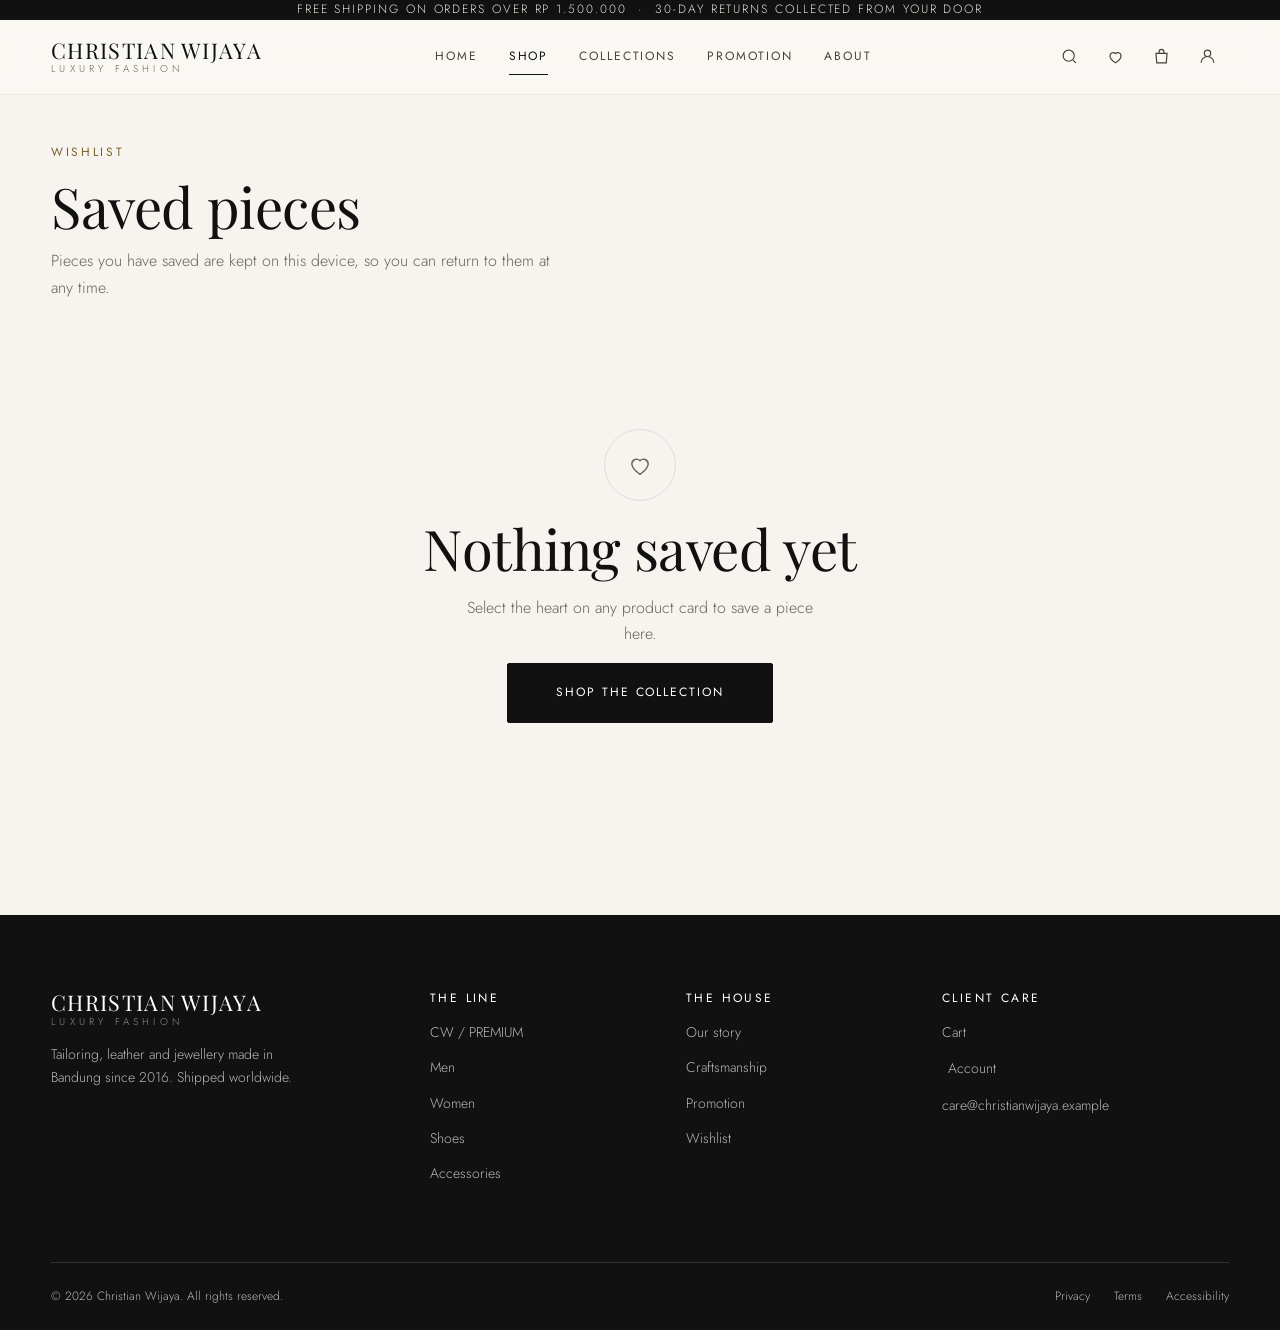
<file: wishlist.html>
<!DOCTYPE html>
<html lang="en">
<head>
  <meta charset="UTF-8">
  <meta name="viewport" content="width=device-width, initial-scale=1.0">
  <title>Wishlist - CHRISTIAN WIJAYA</title>
  <meta name="description" content="Pieces you have saved for later.">
  <link rel="preconnect" href="https://fonts.googleapis.com">
  <link rel="preconnect" href="https://fonts.gstatic.com" crossorigin>
  <link href="https://fonts.googleapis.com/css2?family=Playfair+Display:ital,wght@0,400;0,500;1,400&family=Jost:wght@300;400;500&display=swap" rel="stylesheet">
  <link rel="stylesheet" href="style.css">
</head>

<body>
  <a class="skip-link" href="#main">Skip to main content</a>

  <p class="announce"><span class="announce__inner">Free shipping on orders over Rp 1.500.000 &nbsp;&middot;&nbsp; 30-day returns collected from your door</span></p>

  <header class="site-header">
    <div class="container">
      <nav class="navbar" aria-label="Primary">
        <a class="logo" href="index.html" aria-label="CHRISTIAN WIJAYA, home">
          <span class="logo__name">CHRISTIAN WIJAYA</span>
          <span class="logo__sub">Luxury Fashion</span>
        </a>

        <div class="nav-primary">
          <ul class="nav-primary__list">
            <li><a class="nav-primary__link" href="index.html">Home</a></li>
            <li><a class="nav-primary__link" href="shop.html" aria-current="page">Shop</a></li>
            <li><a class="nav-primary__link" href="collections.html">Collections</a></li>
            <li><a class="nav-primary__link" href="promotion.html">Promotion</a></li>
            <li><a class="nav-primary__link" href="about.html">About</a></li>
          </ul>
        </div>

        <div class="nav-utils">
          <form class="nav-search" role="search">
            <label class="visually-hidden" for="nav-search">Search products</label>
            <input class="nav-search__input" id="nav-search" type="search" name="q" placeholder="Search" autocomplete="off">
          </form>
          <button type="button" class="icon-btn" data-search-toggle aria-expanded="false" aria-controls="nav-search">
            <svg viewBox="0 0 24 24" fill="none" stroke="currentColor" stroke-width="1.5" aria-hidden="true"><circle cx="11" cy="11" r="7"/><path d="M20 20l-3.5-3.5"/></svg>
            <span class="visually-hidden">Toggle search field</span>
          </button>

          <a class="icon-btn" href="wishlist.html">
            <svg viewBox="0 0 24 24" fill="none" stroke="currentColor" stroke-width="1.5" aria-hidden="true"><path d="M12 20s-7-4.4-7-9a4 4 0 0 1 7-2.6A4 4 0 0 1 19 11c0 4.6-7 9-7 9z"/></svg>
            <span class="icon-btn__label">Wishlist</span>
            <span class="icon-btn__count" data-wish-count data-count="0"></span>
            <span class="visually-hidden" data-wish-sr>wishlist items</span>
          </a>

          <a class="icon-btn" href="cart.html">
            <svg viewBox="0 0 24 24" fill="none" stroke="currentColor" stroke-width="1.5" aria-hidden="true"><path d="M5 8h14l-1 12H6L5 8z"/><path d="M9 8V6a3 3 0 0 1 6 0v2"/></svg>
            <span class="icon-btn__label">Cart</span>
            <span class="icon-btn__count" data-cart-count data-count="0"></span>
            <span class="visually-hidden" data-cart-sr>items in cart</span>
          </a>

          <button type="button" class="icon-btn" data-auth-action="login" data-auth-open="login">
            <svg viewBox="0 0 24 24" fill="none" stroke="currentColor" stroke-width="1.5" aria-hidden="true"><circle cx="12" cy="8" r="4"/><path d="M4 20a8 8 0 0 1 16 0"/></svg>
            <span class="icon-btn__label" data-auth-label>Login</span>
            <span class="visually-hidden">account</span>
          </button>

          <button type="button" class="nav-toggle" aria-expanded="false" aria-controls="nav-drawer">
            <span class="nav-toggle__bars" aria-hidden="true"><span></span><span></span><span></span></span>
            <span class="visually-hidden">Menu</span>
          </button>
        </div>
      </nav>
    </div>
  </header>

  <div class="nav-drawer" id="nav-drawer">
    <div class="nav-drawer__scrim" aria-hidden="true"></div>
    <div class="nav-drawer__panel" role="dialog" aria-modal="true" aria-label="Menu">
      <div class="nav-drawer__head">
        <span class="logo__name">CHRISTIAN WIJAYA</span>
        <button type="button" class="nav-drawer__close">
          <svg viewBox="0 0 24 24" width="20" height="20" fill="none" stroke="currentColor" stroke-width="1.5" aria-hidden="true"><path d="M6 6l12 12M18 6L6 18"/></svg>
          <span class="visually-hidden">Close menu</span>
        </button>
      </div>
      <ul class="nav-drawer__list">
        <li><a class="nav-drawer__link" href="index.html">Home</a></li>
        <li><a class="nav-drawer__link" href="shop.html" aria-current="page">Shop</a></li>
        <li><a class="nav-drawer__link" href="collections.html">Collections</a></li>
        <li><a class="nav-drawer__link" href="promotion.html">Promotion</a></li>
        <li><a class="nav-drawer__link" href="about.html">About</a></li>
      </ul>
      <div class="nav-drawer__utils">
        <a class="btn btn--full" href="cart.html">Cart</a>
        <a class="btn btn--ghost btn--full" href="wishlist.html">Wishlist</a>
        <button type="button" class="btn btn--ghost btn--full" data-auth-open="login" data-auth-action="login">Login</button>
      </div>
    </div>
  </div>

  <main id="main">

    <section class="container page-head">
      <p class="eyebrow">Wishlist</p>
      <h1 class="page-head__title">Saved pieces</h1>
      <p class="page-head__lede">Pieces you have saved are kept on this device, so you can return to them at any time.</p>
    </section>

    <section class="container page-body">
      <div class="empty-state" data-wishlist-empty hidden>
        <span class="empty-state__icon"><svg viewBox="0 0 24 24" fill="none" stroke="currentColor" stroke-width="1.5" aria-hidden="true"><path d="M12 20s-7-4.4-7-9a4 4 0 0 1 7-2.6A4 4 0 0 1 19 11c0 4.6-7 9-7 9z"/></svg></span>
        <h2>Nothing saved yet</h2>
        <p>Select the heart on any product card to save a piece here.</p>
        <a class="btn btn--lg" href="shop.html">Shop the collection</a>
      </div>

      <div data-wishlist-filled>
        <div class="product-grid" data-wishlist-grid></div>
        <p class="ruled-top"><a class="link" href="shop.html"><svg viewBox="0 0 24 24" fill="none" stroke="currentColor" stroke-width="1.5" aria-hidden="true"><path d="M5 12h14M13 6l6 6-6 6"/></svg> Continue shopping</a></p>
      </div>
    </section>
  </main>

  <footer class="site-footer">
    <div class="container">
      <div class="footer-top">
        <div class="footer-brand">
          <a class="logo" href="index.html">
            <span class="logo__name">CHRISTIAN WIJAYA</span>
            <span class="logo__sub">Luxury Fashion</span>
          </a>
          <p>Tailoring, leather and jewellery made in Bandung since 2016. Shipped worldwide.</p>
        </div>

        <div class="footer-col">
          <h2 class="footer-col__title">The line</h2>
          <ul>
            <li><a href="shop.html?line=cw-premium">CW / PREMIUM</a></li>
            <li><a href="shop.html?line=cw-premium&amp;category=men">Men</a></li>
            <li><a href="shop.html?line=cw-premium&amp;category=women">Women</a></li>
            <li><a href="shop.html?line=cw-premium&amp;category=shoes">Shoes</a></li>
            <li><a href="shop.html?line=cw-premium&amp;category=accessories">Accessories</a></li>
          </ul>
        </div>

        <div class="footer-col">
          <h2 class="footer-col__title">The house</h2>
          <ul>
            <li><a href="about.html">Our story</a></li>
            <li><a href="about.html#craft">Craftsmanship</a></li>
            <li><a href="promotion.html">Promotion</a></li>
            <li><a href="wishlist.html">Wishlist</a></li>
          </ul>
        </div>

        <div class="footer-col">
          <h2 class="footer-col__title">Client care</h2>
          <ul>
            <li><a href="cart.html">Cart</a></li>
            <li><button type="button" data-auth-open="login">Account</button></li>
            <li><a href="mailto:care@christianwijaya.example">care@christianwijaya.example</a></li>
          </ul>
        </div>
      </div>

      <div class="footer-bottom">
        <p>&copy; <span data-year>2026</span> Christian Wijaya. All rights reserved.</p>
        <div class="footer-bottom__links">
          <a href="about.html">Privacy</a>
          <a href="about.html">Terms</a>
          <a href="about.html">Accessibility</a>
        </div>
      </div>
    </div>
  </footer>

  <div class="modal" id="auth-modal" role="dialog" aria-modal="true" aria-label="Account">
    <div class="modal__scrim"></div>
    <div class="modal__panel">
      <button type="button" class="modal__close" data-auth-close>
        <svg viewBox="0 0 24 24" width="20" height="20" fill="none" stroke="currentColor" stroke-width="1.5" aria-hidden="true"><path d="M6 6l12 12M18 6L6 18"/></svg>
        <span class="visually-hidden">Close</span>
      </button>

      <div class="tabs" role="tablist" aria-label="Account">
        <button class="tab" type="button" role="tab" id="tab-login" data-tab="login"
                aria-selected="true" aria-controls="panel-login">Log in</button>
        <button class="tab" type="button" role="tab" id="tab-signup" data-tab="signup"
                aria-selected="false" aria-controls="panel-signup">Sign up</button>
      </div>

      <div class="notice" data-auth-message hidden></div>

      <div class="tabpanel" role="tabpanel" id="panel-login" data-panel="login" aria-labelledby="tab-login">
        <h2 class="modal__title">Welcome back</h2>
        <p class="modal__lede">Sign in to view your orders and saved pieces.</p>

        <form id="login-form" novalidate>
          <div class="field">
            <label class="field__label" for="login-email">Email <span class="req" aria-hidden="true">*</span></label>
            <input class="field__input" id="login-email" name="email" type="email"
                   autocomplete="email" required aria-describedby="login-email-err">
            <p class="field__error" id="login-email-err"></p>
          </div>

          <div class="field">
            <label class="field__label" for="login-password">Password <span class="req" aria-hidden="true">*</span></label>
            <input class="field__input" id="login-password" name="password" type="password"
                   autocomplete="current-password" required aria-describedby="login-password-err">
            <p class="field__error" id="login-password-err"></p>
          </div>

          <div class="field">
            <label class="check">
              <input type="checkbox" name="remember" checked>
              <span>Remember me on this device</span>
            </label>
          </div>

          <button class="btn btn--full btn--lg" type="submit">Log in</button>

          <p class="center-note">
            <button type="button" class="link" data-forgot>Forgot your password?</button>
          </p>
        </form>

        <p class="modal__switch">
          New to the house? <button type="button" data-tab-jump="signup">Create an account</button>
        </p>
      </div>

      <div class="tabpanel" role="tabpanel" id="panel-signup" data-panel="signup" aria-labelledby="tab-signup" hidden>
        <h2 class="modal__title">Create your account</h2>
        <p class="modal__lede">One account for orders, saved pieces and early access.</p>

        <form id="signup-form" novalidate>
          <div class="field">
            <label class="field__label" for="su-name">Full name <span class="req" aria-hidden="true">*</span></label>
            <input class="field__input" id="su-name" name="fullname" type="text"
                   autocomplete="name" required aria-describedby="su-name-err">
            <p class="field__error" id="su-name-err"></p>
          </div>

          <div class="field">
            <label class="field__label" for="su-email">Email <span class="req" aria-hidden="true">*</span></label>
            <input class="field__input" id="su-email" name="email" type="email"
                   autocomplete="email" required aria-describedby="su-email-err">
            <p class="field__error" id="su-email-err"></p>
          </div>

          <div class="field">
            <label class="field__label" for="su-pass">Password <span class="req" aria-hidden="true">*</span></label>
            <input class="field__input" id="su-pass" name="password" type="password"
                   autocomplete="new-password" required aria-describedby="su-pass-err">
            <p class="field__error" id="su-pass-err"></p>
            <p class="field__hint">At least 8 characters.</p>
          </div>

          <div class="field">
            <label class="field__label" for="su-confirm">Confirm password <span class="req" aria-hidden="true">*</span></label>
            <input class="field__input" id="su-confirm" name="confirm" type="password"
                   autocomplete="new-password" required aria-describedby="su-confirm-err">
            <p class="field__error" id="su-confirm-err"></p>
          </div>

          <div class="field">
            <label class="check">
              <input type="checkbox" name="terms" required>
              <span>I agree to the <a href="about.html">terms of sale</a> and <a href="about.html">privacy policy</a>. <span class="req" aria-hidden="true">*</span></span>
            </label>
          </div>

          <button class="btn btn--full btn--lg" type="submit">Create account</button>
        </form>

        <p class="modal__switch">
          Already have an account? <button type="button" data-tab-jump="login">Log in</button>
        </p>
      </div>
    </div>
  </div>

  <script src="script.js"></script>
</body>
</html>
</file>
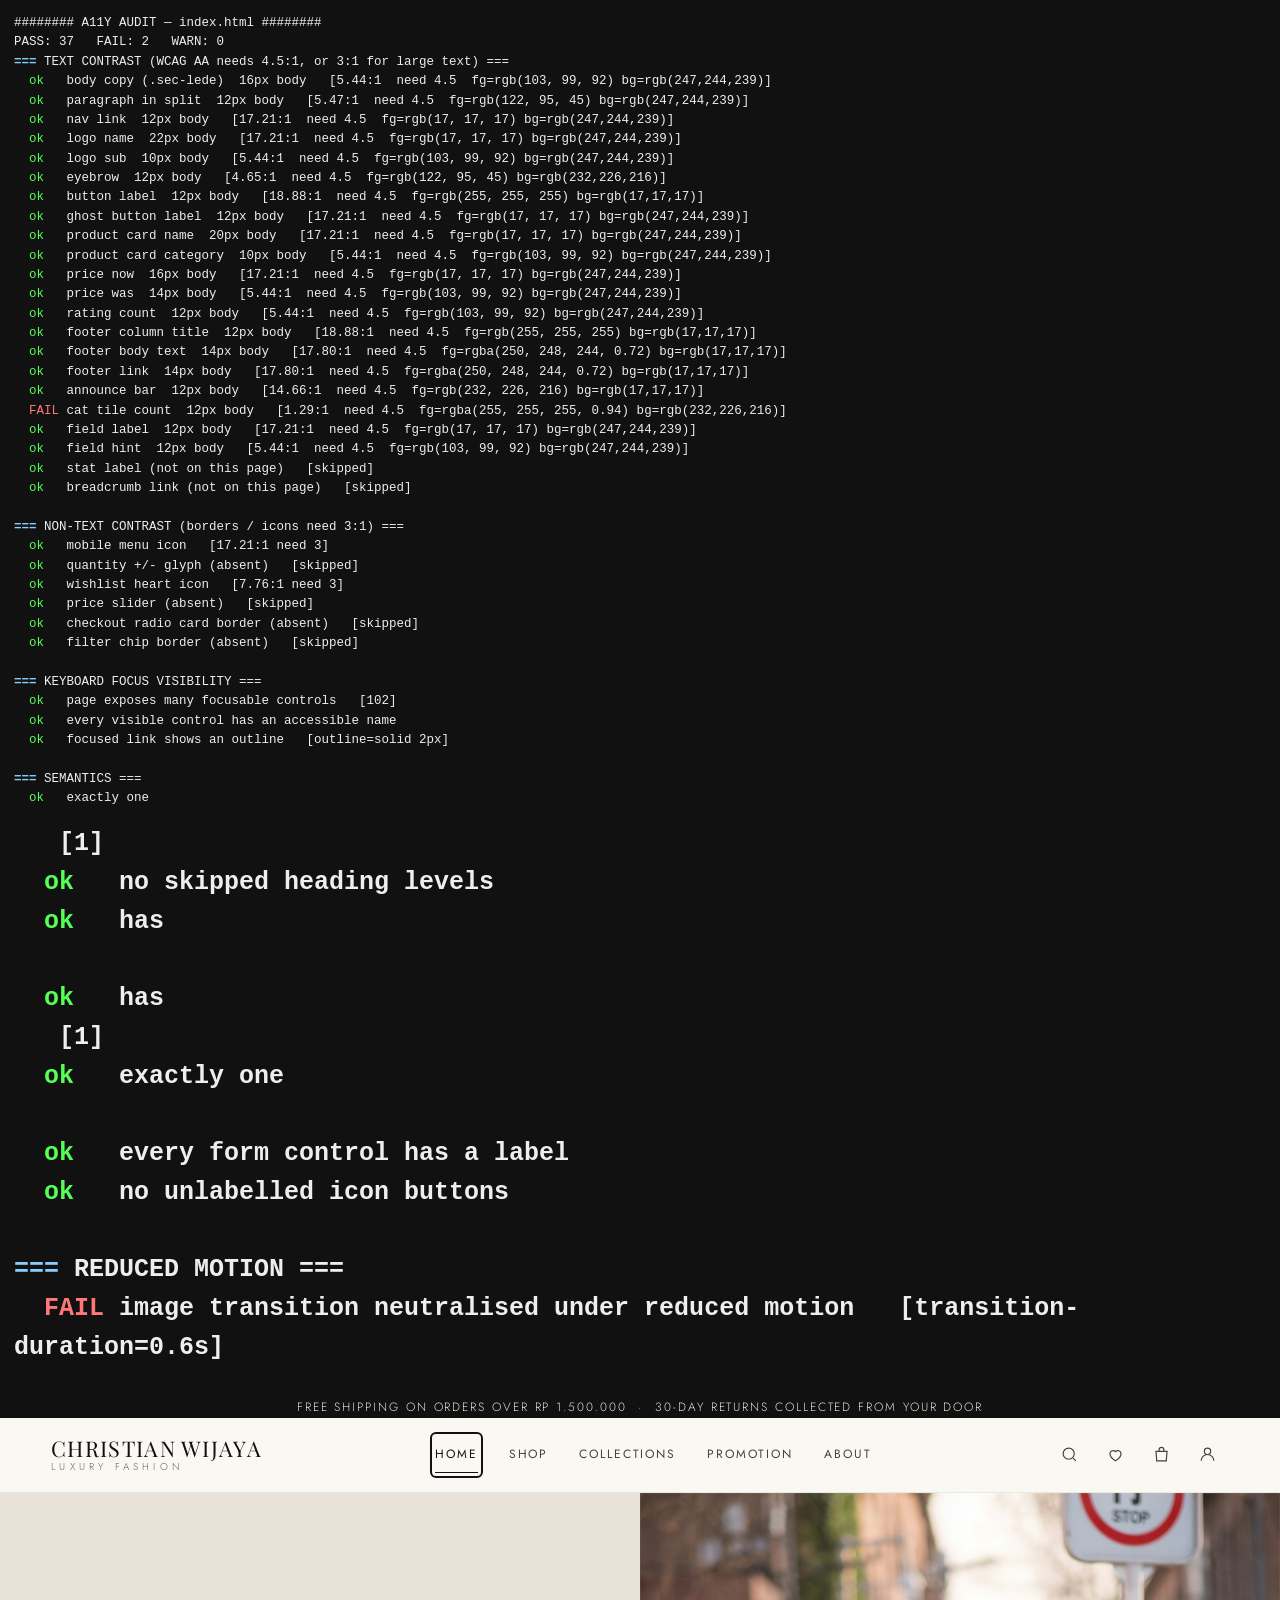
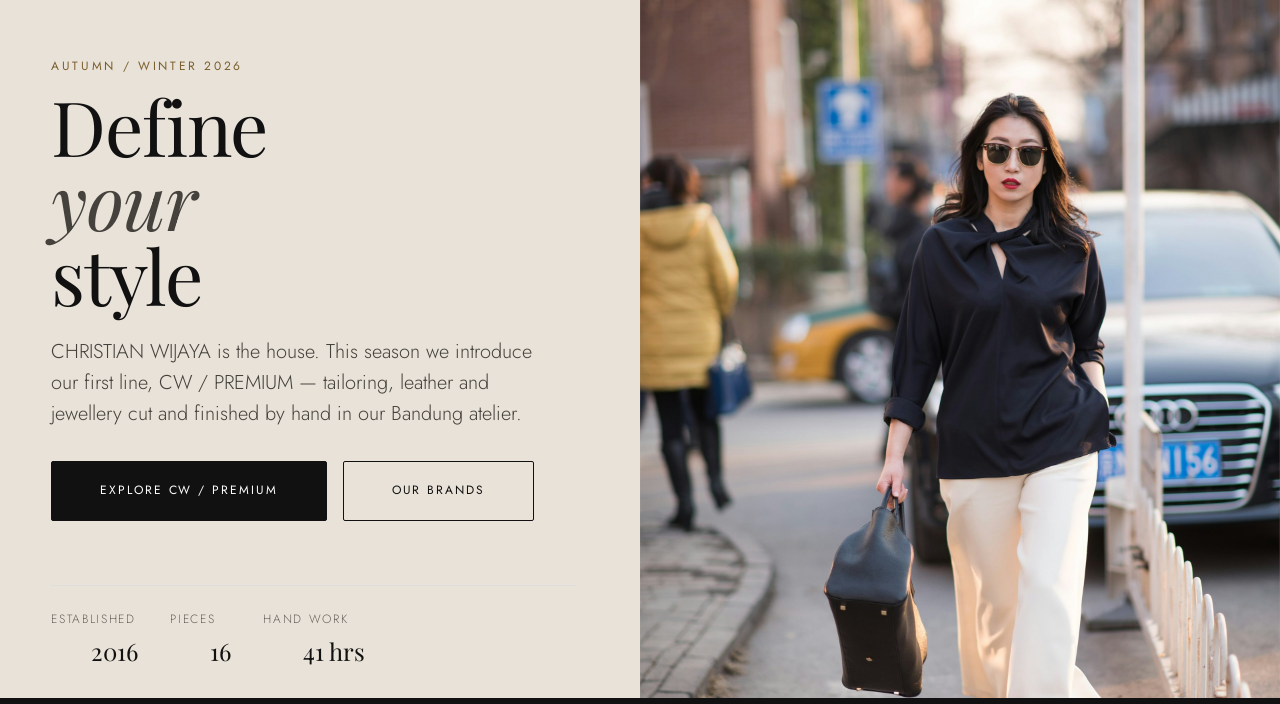
<file: tests/_a11y.html>
<!DOCTYPE html>
<html><head><meta charset="utf-8"><title>a11y audit</title>
<style>html,body{margin:0;background:#111;color:#eee;font:12.5px/1.55 Consolas,monospace}
#r{padding:14px;white-space:pre-wrap}
.ok{color:#5f5}.bad{color:#f77}.warn{color:#fc6}.hd{color:#8cf;font-weight:bold}
#f{width:1280px;height:900px;border:0;background:#fff}</style></head><body>
<div id="r">running...</div>
<iframe id="f" title="target"></iframe>
<script>
var PASS=0, FAIL=0, WARN=0, out=[];
function say(c, label, extra, warnOnly){
  if (c) { PASS++; out.push('  ok   '+label+(extra?'   ['+extra+']':'')); }
  else if (warnOnly) { WARN++; out.push('  warn '+label+(extra?'   ['+extra+']':'')); }
  else { FAIL++; out.push('  FAIL '+label+(extra?'   ['+extra+']':'')); }
}
function parseRGB(s){
  var m = s.match(/rgba?\(([\d.]+),\s*([\d.]+),\s*([\d.]+)(?:,\s*([\d.]+))?\)/);
  if(!m) return null;
  return { r:+m[1], g:+m[2], b:+m[3], a: m[4]!==undefined ? +m[4] : 1 };
}
function lum(c){
  function f(v){ v/=255; return v<=0.03928 ? v/12.92 : Math.pow((v+0.055)/1.055, 2.4); }
  return 0.2126*f(c.r)+0.7152*f(c.g)+0.0722*f(c.b);
}
function ratio(fg,bg){
  var L1=lum(fg), L2=lum(bg);
  return (Math.max(L1,L2)+0.05)/(Math.min(L1,L2)+0.05);
}
/* walk up for the first opaque background */
function bgOf(el, w){
  var n = el;
  while (n && n.nodeType === 1) {
    var c = parseRGB(w.getComputedStyle(n).backgroundColor);
    if (c && c.a > 0.95) return c;
    n = n.parentElement;
  }
  return { r:250,g:248,b:244,a:1 };
}
function contrast(el, w){
  var cs = w.getComputedStyle(el);
  var fg = parseRGB(cs.color);
  var bg = bgOf(el, w);
  var px = parseFloat(cs.fontSize);
  var bold = (parseInt(cs.fontWeight,10) || 400) >= 700;
  var large = px >= 24 || (px >= 18.66 && bold);
  return { r: ratio(fg,bg), large: large, px: px, fg: cs.color, bg: 'rgb('+bg.r+','+bg.g+','+bg.b+')' };
}

var TARGETS = [
  ['body copy (.sec-lede)', '.sec-lede'],
  ['paragraph in split', '.split__body p'],
  ['nav link', '.nav-primary__link'],
  ['logo name', '.logo__name'],
  ['logo sub', '.logo__sub'],
  ['eyebrow', '.eyebrow'],
  ['button label', '.btn'],
  ['ghost button label', '.btn--ghost'],
  ['product card name', '.product-card__name'],
  ['product card category', '.product-card__cat'],
  ['price now', '.price__now'],
  ['price was', '.price__was'],
  ['rating count', '.rating__count'],
  ['footer column title', '.footer-col__title'],
  ['footer body text', '.footer-brand p'],
  ['footer link', '.footer-col a'],
  ['announce bar', '.announce'],
  ['cat tile count', '.cat-tile__count'],
  ['field label', '.field__label'],
  ['field hint', '.field__hint'],
  ['stat label', '.stat__label'],
  ['breadcrumb link', '.breadcrumb a']
];

function run(){
  var w = document.getElementById('f').contentWindow;
  var d = w.document;

  out.push('=== TEXT CONTRAST (WCAG AA needs 4.5:1, or 3:1 for large text) ===');
  TARGETS.forEach(function(t){
    var el = d.querySelector(t[1]);
    if (!el) { say(true, t[0] + ' (not on this page)', 'skipped'); return; }
    var c = contrast(el, w);
    var need = c.large ? 3 : 4.5;
    say(c.r >= need, t[0] + '  ' + c.px.toFixed(0) + 'px' + (c.large?' large':' body'),
        c.r.toFixed(2)+':1  need '+need+'  fg='+c.fg+' bg='+c.bg);
  });

  out.push('');
  out.push('=== NON-TEXT CONTRAST (borders / icons need 3:1) ===');
  function nonText(sel, prop, label, need){
    var el = d.querySelector(sel);
    if (!el) { say(true, label+' (absent)','skipped'); return; }
    var v = parseRGB(w.getComputedStyle(el)[prop]);
    if (!v) { say(true, label, 'no colour'); return; }
    var bg = bgOf(el.parentElement || el, w);
    var r = ratio(v,bg);
    say(r >= (need||3), label, r.toFixed(2)+':1 need '+(need||3));
  }
  nonText('.nav-toggle', 'color', 'mobile menu icon');
  nonText('.qty__btn', 'color', 'quantity +/- glyph');
  nonText('.wish', 'color', 'wishlist heart icon');
  nonText('.filter-range', 'accentColor', 'price slider', 3);
  nonText('.radio-card', 'borderTopColor', 'checkout radio card border');
  nonText('.chip', 'borderTopColor', 'filter chip border');

  out.push('');
  out.push('=== KEYBOARD FOCUS VISIBILITY ===');
  var focusables = d.querySelectorAll('a[href], button, input:not([type=hidden]), select, textarea');
  say(focusables.length > 20, 'page exposes many focusable controls', focusables.length);
  var noName = [];
  [].forEach.call(focusables, function(el){
    if (el.offsetParent === null) return;
    /* aria-hidden decorative wrappers (e.g. card image links) are
       intentionally out of the accessibility tree - skip them. */
    if (el.closest('[aria-hidden="true"]')) return;
    if (el.getAttribute('aria-hidden') === 'true') return;
    var n = (el.textContent||'').trim() || el.getAttribute('aria-label') ||
            (el.labels && el.labels[0] ? el.labels[0].textContent.trim() : '') ||
            el.getAttribute('title') || el.getAttribute('placeholder');
    if (!n) noName.push(el.tagName + '.' + String(el.className).split(' ')[0]);
  });
  say(noName.length === 0, 'every visible control has an accessible name', noName.slice(0,6).join(', '));

  /* outline must be visible when focused */
  var first = d.querySelector('.nav-primary__link');
  if (first) {
    first.focus();
    var cs = w.getComputedStyle(first, null);
    var ol = cs.outlineStyle, ow = cs.outlineWidth;
    say(ol !== 'none' && parseFloat(ow) >= 1, 'focused link shows an outline',
        'outline=' + ol + ' ' + ow);
  }

  out.push('');
  out.push('=== SEMANTICS ===');
  say(d.querySelectorAll('h1').length === 1, 'exactly one <h1>', d.querySelectorAll('h1').length);
  var hs = [].map.call(d.querySelectorAll('h1,h2,h3,h4'), function(h){ return +h.tagName[1]; });
  var jumps = [];
  for (var i=1;i<hs.length;i++) if (hs[i] > hs[i-1]+1) jumps.push('h'+hs[i-1]+'->h'+hs[i]);
  say(jumps.length === 0, 'no skipped heading levels', jumps.join(', '));
  say(!!d.querySelector('main'), 'has <main>');
  say(d.querySelectorAll('nav').length >= 1, 'has <nav>', d.querySelectorAll('nav').length);
  say(d.querySelectorAll('footer').length === 1, 'exactly one <footer>');
  var unlabelled = [];
  [].forEach.call(d.querySelectorAll('input:not([type=hidden]), select, textarea'), function(el){
    var has = el.getAttribute('aria-label') || el.getAttribute('aria-labelledby') ||
              (el.id && d.querySelector('label[for="'+el.id+'"]')) ||
              (el.closest('label') !== null);
    if (!has) unlabelled.push(el.name || el.id || el.tagName);
  });
  say(unlabelled.length === 0, 'every form control has a label', unlabelled.join(', '));
  var btns = [].filter.call(d.querySelectorAll('button'), function(b){
    return !(b.textContent||'').trim() && !b.getAttribute('aria-label'); });
  say(btns.length === 0, 'no unlabelled icon buttons', btns.length);

  out.push('');
  out.push('=== REDUCED MOTION ===');
  /* cssRules on the cross-origin font stylesheet is blocked, so probe the
     live computed style instead: under emulated reduced motion the
     transitions on .product-card__img must be neutralised. */
  var img = d.querySelector('.product-card__img');
  if (img) {
    var tr = w.getComputedStyle(img).transitionDuration;
    say(parseFloat(tr) <= 0.02, 'image transition neutralised under reduced motion',
        'transition-duration=' + tr);
  } else {
    say(true, 'reduced motion', 'no product image on this page');
  }
}

var params = new URLSearchParams(location.search);
var page = params.get('page') || 'index.html';
document.getElementById('f').src = '../' + page;
document.getElementById('f').addEventListener('load', function(){
  setTimeout(function(){
    try { run(); } catch(e){ out.push('  FAIL harness: '+e.message); }
    out.unshift('PASS: '+PASS+'   FAIL: '+FAIL+'   WARN: '+WARN);
    out.unshift('######## A11Y AUDIT — '+page+' ########');
    var el = document.getElementById('r');
    el.innerHTML = out.join('\n')
      .replace(/  ok  /g,'<span class="ok">  ok  </span>')
      .replace(/  warn /g,'<span class="warn">  warn </span>')
      .replace(/  FAIL /g,'<span class="bad">  FAIL </span>')
      .replace(/^===/gm,'<span class="hd">===</span>');
  }, 400);
});
</script></body></html>
</file>
<file: style.css>
/* ==========================================================================
   CHRISTIAN WIJAYA — Luxury Brand Web
   Design system + components. Plain CSS, no framework, no build step.
   Palette: black / white / cream / beige. Type: serif display + sans UI.
   ========================================================================== */

/* --------------------------------------------------------------------------
   1. TOKENS
   -------------------------------------------------------------------------- */
:root {
  /* --- Approved palette (spec tokens) ---------------------------------- */
  --color-black:  #111111;
  --color-white:  #FFFFFF;
  --color-cream:  #F7F4EF;
  --color-sand:   #E8E2D8;
  --color-gray:   #777777;
  --color-border: #DDDDDD;
  --color-accent: #C7A46A;

  /* --- Semantic roles --------------------------------------------------
     Two roles deviate from the raw spec values, for measured WCAG AA
     compliance (both verified by pixel sampling, see report):
       --color-gray    4.08:1 on cream  -> fails AA, so text uses
                      --ink-mute (5.5:1) instead; --color-gray is kept
                      for non-text decoration only.
       --color-accent  2.14:1 on cream  -> fails AA as text, so
                      --gold-ink (5.5:1) is used for accent TEXT while
                      --color-accent decorates borders and rules.
     ------------------------------------------------------------------ */
  --ink:        var(--color-black);   /* primary text          17.2:1 */
  --ink-soft:   #45423D;              /* body copy              9.1:1  */
  --ink-mute:   #67635C;              /* meta, captions         5.5:1  */
  --line:       var(--color-border);
  --line-soft:  #EBE7DE;              /* hairlines, dividers            */
  --cream:      var(--color-cream);
  --beige:      var(--color-sand);
  --beige-deep: #DFD8CB;              /* deeper fill, hover states      */
  --white:      var(--color-white);

  --sale:       #8A2B1F;              /* oxblood — sale price   8.1:1   */
  --success:    #2F5D3F;              /* forest, confirmation   6.5:1   */
  --danger:     #8C2B20;              /* validation errors       7.3:1   */
  --gold:       var(--color-accent);  /* decorative rules, dots         */
  --gold-ink:   #7A5F2D;              /* accent TEXT           5.5:1    */

  /* --- Type ------------------------------------------------------------ */
  --font-serif: "Playfair Display", "Didot", "Bodoni MT", "Hoefler Text",
                Georgia, "Times New Roman", serif;
  --font-sans:  "Jost", "Futura", "Helvetica Neue", Helvetica, Arial, sans-serif;

  --step--1: 0.75rem;    /* 12px — meta, badges      */
  --step-0:  0.875rem;   /* 14px — UI default        */
  --step-1:  1rem;       /* 16px — body              */
  --step-2:  1.25rem;
  --step-3:  1.5rem;
  --step-4:  2rem;
  --step-5:  2.75rem;
  --step-6:  3.5rem;     /* section titles           */
  --step-7:  clamp(2.5rem, 6vw, 4.75rem); /* display     */

  /* --- Space (8pt scale) ------------------------------------------------ */
  --s-1: 0.25rem;  --s-2: 0.5rem;   --s-3: 0.75rem;  --s-4: 1rem;
  --s-5: 1.5rem;   --s-6: 2rem;     --s-7: 3rem;     --s-8: 4rem;
  --s-9: 6rem;     --s-10: 8rem;

  /* --- Layout ---------------------------------------------------------- */
  --container: 1280px;
  --gutter: clamp(1.25rem, 4vw, 3.5rem);
  --section-y: clamp(3.5rem, 9vw, 7rem);

  /* --- Components ------------------------------------------------------- */
  --radius: 2px;
  --radius-lg: 4px;
  --field-h: 52px;
  --header-h: 74px;

  /* --- Motion (restrained; disabled under prefers-reduced-motion) ------ */
  --dur: 0.26s;
  --ease: cubic-bezier(0.2, 0.6, 0.2, 1);

  --z-header: 100;
  --z-drawer: 200;
  --z-modal: 300;
  --z-toast: 400;
}

/* --------------------------------------------------------------------------
   2. RESET
   -------------------------------------------------------------------------- */
*, *::before, *::after { box-sizing: border-box; }

html {
  -webkit-text-size-adjust: 100%;
  scroll-behavior: smooth;
}

body {
  margin: 0;
  background: var(--cream);
  color: var(--ink-soft);
  font-family: var(--font-sans);
  font-size: var(--step-1);
  font-weight: 300;
  line-height: 1.65;
  -webkit-font-smoothing: antialiased;
  -moz-osx-font-smoothing: grayscale;
}

body.is-locked { overflow: hidden; }

h1, h2, h3, h4 {
  margin: 0;
  color: var(--ink);
  font-family: var(--font-serif);
  font-weight: 400;
  line-height: 1.1;
  letter-spacing: -0.01em;
}

h1 { font-size: var(--step-7); }
h2 { font-size: var(--step-6); }
h3 { font-size: var(--step-3); }
h4 { font-size: var(--step-2); }

p  { margin: 0; }
ul, ol { margin: 0; padding: 0; list-style: none; }
img { display: block; max-width: 100%; height: auto; }

a { color: inherit; text-decoration: none; }

button, input, select, textarea {
  margin: 0;
  font: inherit;
  color: inherit;
}

button { background: none; border: 0; cursor: pointer; }

/* Author-level `display` on a component (e.g. .empty-state{display:grid})
   silently defeats the UA [hidden] rule, which would leave the empty state
   on screen next to real content. Make [hidden] authoritative. */
[hidden] { display: none !important; }

/* --------------------------------------------------------------------------
   3. ACCESSIBILITY PRIMITIVES
   -------------------------------------------------------------------------- */
:focus-visible {
  outline: 2px solid var(--ink);
  outline-offset: 3px;
  border-radius: 1px;
}

.on-dark :focus-visible,
.site-footer :focus-visible { outline-color: var(--white); }

.skip-link {
  position: absolute;
  top: 0;
  left: 0;
  z-index: var(--z-toast);
  padding: var(--s-3) var(--s-5);
  background: var(--ink);
  color: var(--white);
  font-size: var(--step-0);
  letter-spacing: 0.08em;
  text-transform: uppercase;
  transform: translateY(-120%);
  transition: transform var(--dur) var(--ease);
}
.skip-link:focus { transform: translateY(0); }

.visually-hidden {
  position: absolute !important;
  width: 1px; height: 1px;
  margin: -1px; padding: 0;
  overflow: hidden;
  clip: rect(0 0 0 0);
  clip-path: inset(50%);
  white-space: nowrap;
  border: 0;
}

/* --------------------------------------------------------------------------
   4. LAYOUT
   -------------------------------------------------------------------------- */
.container {
  width: 100%;
  max-width: var(--container);
  margin-inline: auto;
  padding-inline: var(--gutter);
}

.section { padding-block: var(--section-y); }
.section--beige   { background: var(--beige); }
.section--ink    { background: var(--ink); color: var(--beige); }
/* Headings default to --ink, which is invisible on the dark band. */
.section--ink h1, .section--ink h2,
.section--ink h3, .section--ink h4,
.section--ink .sec-title { color: var(--white); }
.section--ink .price__now,
.section--ink .price__was { color: var(--white); }
.section--ink .line-item__name,
.section--ink .summary__row dd { color: var(--white); }

main { display: block; }

/* Section heading block ------------------------------------------------- */
.sec-head {
  display: flex;
  flex-wrap: wrap;
  align-items: flex-end;
  justify-content: space-between;
  gap: var(--s-5);
  margin-bottom: var(--s-7);
}

.sec-head__text { max-width: 46ch; }

.eyebrow {
  display: block;
  margin-bottom: var(--s-3);
  color: var(--gold-ink);
  font-size: var(--step--1);
  font-weight: 400;
  letter-spacing: 0.22em;
  text-transform: uppercase;
}
.section--ink .eyebrow { color: var(--gold); }

.sec-title { font-size: var(--step-6); }
.sec-lede {
  margin-top: var(--s-4);
  color: var(--ink-mute);
  font-size: var(--step-1);
  font-weight: 300;
}
.section--ink .sec-lede { color: rgba(250, 248, 244, 0.72); }

/* --------------------------------------------------------------------------
   5. BUTTONS
   -------------------------------------------------------------------------- */
.btn {
  display: inline-flex;
  align-items: center;
  justify-content: center;
  gap: var(--s-3);
  min-height: var(--field-h);
  padding: var(--s-3) var(--s-6);
  border: 1px solid var(--ink);
  border-radius: var(--radius);
  background: var(--ink);
  color: var(--white);
  font-family: var(--font-sans);
  font-size: var(--step--1);
  font-weight: 400;
  letter-spacing: 0.16em;
  text-transform: uppercase;
  text-align: center;
  cursor: pointer;
  transition: background var(--dur) var(--ease),
              color var(--dur) var(--ease),
              border-color var(--dur) var(--ease);
}
.btn:hover  { background: #000; border-color: #000; }
.btn:active { transform: translateY(1px); }

/* Icons inside buttons and links must not scale to the text box. */
.btn svg,
.link svg {
  width: 18px;
  height: 18px;
  flex: 0 0 auto;
}

.btn--ghost {
  background: transparent;
  color: var(--ink);
}
.btn--ghost:hover { background: var(--ink); color: var(--white); }

.btn--light {
  background: var(--white);
  border-color: var(--white);
  color: var(--ink);
}
.btn--light:hover { background: var(--beige); border-color: var(--beige); }



.btn--sm  { min-height: 42px; padding: var(--s-2) var(--s-4); }
.btn--lg  { min-height: 60px; padding: var(--s-4) var(--s-7); }
.btn--full { width: 100%; }

.btn[disabled],
.btn[aria-disabled="true"] {
  background: var(--beige-deep);
  border-color: var(--beige-deep);
  color: var(--ink-mute);
  cursor: not-allowed;
  opacity: 0.7;
  transform: none;
}

/* Text link with animated underline ------------------------------------- */
.link {
  display: inline-flex;
  align-items: center;
  gap: var(--s-2);
  padding-bottom: 3px;
  border-bottom: 1px solid currentColor;
  color: var(--ink);
  font-size: var(--step--1);
  letter-spacing: 0.14em;
  text-transform: uppercase;
  transition: opacity var(--dur) var(--ease);
}
.link:hover { opacity: 0.6; }
.section--ink .link, .site-footer .link { color: var(--white); }

/* --------------------------------------------------------------------------
   6. FORMS
   -------------------------------------------------------------------------- */
.field { display: block; margin-bottom: var(--s-5); }

.field__label {
  display: block;
  margin-bottom: var(--s-2);
  color: var(--ink);
  font-size: var(--step--1);
  font-weight: 400;
  letter-spacing: 0.12em;
  text-transform: uppercase;
}

.field__label .req { color: var(--sale); }

.field__input,
.field__select {
  width: 100%;
  min-height: var(--field-h);
  padding: var(--s-3) var(--s-4);
  border: 1px solid var(--line);
  border-radius: var(--radius);
  background: var(--white);
  color: var(--ink);
  font-family: var(--font-sans);
  font-size: var(--step-1);
  font-weight: 300;
  transition: border-color var(--dur) var(--ease),
              box-shadow var(--dur) var(--ease);
}

.field__input::placeholder { color: #9c968c; }

.field__input:hover,
.field__select:hover { border-color: #c8c2b6; }

.field__input:focus,
.field__select:focus {
  outline: none;
  border-color: var(--ink);
  box-shadow: 0 0 0 1px var(--ink);
}

.field__select {
  appearance: none;
  padding-right: var(--s-7);
  background-image: url("data:image/svg+xml,%3Csvg xmlns='http://www.w3.org/2000/svg' width='12' height='8' viewBox='0 0 12 8'%3E%3Cpath d='M1 1l5 5 5-5' fill='none' stroke='%23111110' stroke-width='1.4'/%3E%3C/svg%3E");
  background-repeat: no-repeat;
  background-position: right var(--s-4) center;
  cursor: pointer;
}

/* Validation ------------------------------------------------------------- */
.field__error {
  display: none;
  margin-top: var(--s-2);
  color: var(--danger);
  font-size: var(--step--1);
  font-weight: 400;
}
.field__error::before { content: "! "; }

.field.is-invalid .field__input,
.field.is-invalid .field__select,
.field.is-invalid .field__input {
  border-color: var(--danger);
  background-color: #fdf6f5;
}
.field.is-invalid .field__error { display: block; }

.field__hint {
  margin-top: var(--s-2);
  color: var(--ink-mute);
  font-size: var(--step--1);
}

/* Checkbox & radio ------------------------------------------------------- */
.check {
  display: flex;
  align-items: flex-start;
  gap: var(--s-3);
  cursor: pointer;
  font-size: var(--step-0);
  font-weight: 300;
}
.check input {
  flex: 0 0 auto;
  width: 18px; height: 18px;
  margin-top: 3px;
  accent-color: var(--ink);
  cursor: pointer;
}
.check a { border-bottom: 1px solid currentColor; }
.check a:hover { color: var(--ink); }

/* Radio card (payment methods) ------------------------------------------ */
.radio-card {
  display: flex;
  align-items: center;
  gap: var(--s-4);
  padding: var(--s-4) var(--s-5);
  border: 1px solid var(--line);
  border-radius: var(--radius);
  background: var(--white);
  cursor: pointer;
  transition: border-color var(--dur) var(--ease),
              background var(--dur) var(--ease);
}
.radio-card:hover { border-color: #c3bdb1; }
.radio-card input { flex: 0 0 auto; width: 18px; height: 18px; accent-color: var(--ink); }
.radio-card__body {
  flex: 1;
  display: flex;
  flex-direction: column;
  gap: 2px;
  min-width: 0;
}
.radio-card__title { color: var(--ink); font-size: var(--step-0); font-weight: 400; letter-spacing: 0.04em; }
.radio-card__note  { color: var(--ink-mute); font-size: var(--step--1); }
.radio-card:has(input:checked) { border-color: var(--ink); background: var(--beige); }

/* Radio rendered as a small chip (card network, etc). The input stays in
   the accessibility tree and focusable - it is only visually replaced. */
.chip-group { display: flex; flex-wrap: wrap; gap: var(--s-2); }
.chip-radio { position: relative; display: inline-flex; cursor: pointer; }
.chip-radio input {
  position: absolute;
  width: 1px; height: 1px;
  margin: -1px; padding: 0; border: 0;
  overflow: hidden; white-space: nowrap;
  clip: rect(0 0 0 0);
  clip-path: inset(50%);
}
.chip-radio__text {
  display: inline-flex;
  align-items: center;
  min-height: 42px;
  padding: var(--s-2) var(--s-4);
  border: 1px solid var(--line);
  background: var(--white);
  color: var(--ink);
  font-size: var(--step--1);
  letter-spacing: 0.1em;
  text-transform: uppercase;
  transition: border-color var(--dur) var(--ease),
              background var(--dur) var(--ease);
}
.chip-radio:hover .chip-radio__text { border-color: #c3bdb1; }
.chip-radio input:checked + .chip-radio__text {
  border-color: var(--ink);
  background: var(--beige);
}
.chip-radio input:focus-visible + .chip-radio__text {
  outline: 2px solid var(--ink);
  outline-offset: 2px;
}

/* --------------------------------------------------------------------------
   7. HEADER / NAVIGATION
   -------------------------------------------------------------------------- */
.site-header {
  position: sticky;
  top: 0;
  z-index: var(--z-header);
  background: rgba(250, 248, 244, 0.94);
  border-bottom: 1px solid var(--line-soft);
  backdrop-filter: blur(12px);
}

.announce {
  background: var(--ink);
  color: var(--beige);
  font-size: var(--step--1);
  letter-spacing: 0.16em;
  text-align: center;
  text-transform: uppercase;
}
.announce__inner { padding-block: var(--s-3); }

.navbar {
  display: flex;
  align-items: center;
  gap: var(--s-6);
  min-height: var(--header-h);
}

/* Logo ------------------------------------------------------------------- */
.logo {
  flex: 0 0 auto;
  display: flex;
  flex-direction: column;
  color: var(--ink);
  line-height: 1;
}
.logo__name {
  font-family: var(--font-serif);
  font-size: 1.35rem;
  letter-spacing: 0.06em;
}
.logo__sub {
  margin-top: 3px;
  font-size: 0.625rem;
  letter-spacing: 0.42em;
  text-transform: uppercase;
  color: var(--ink-mute);
}
.logo:hover .logo__name { color: var(--ink-soft); }

/* Primary nav ------------------------------------------------------------ */
.nav-primary { margin-inline: auto; }
.nav-primary__list {
  display: flex;
  align-items: center;
  gap: clamp(1rem, 2.4vw, 2.25rem);
}
.nav-primary__link {
  position: relative;
  display: block;
  padding: var(--s-2) 0;
  color: var(--ink-soft);
  font-size: var(--step--1);
  font-weight: 400;
  letter-spacing: 0.16em;
  text-transform: uppercase;
  transition: color var(--dur) var(--ease);
}
.nav-primary__link::after {
  content: "";
  position: absolute;
  left: 0; bottom: 0;
  width: 100%; height: 1px;
  background: currentColor;
  transform: scaleX(0);
  transform-origin: right;
  transition: transform var(--dur) var(--ease);
}
.nav-primary__link:hover { color: var(--ink); }
.nav-primary__link:hover::after { transform: scaleX(1); transform-origin: left; }
.nav-primary__link[aria-current="page"] { color: var(--ink); }
.nav-primary__link[aria-current="page"]::after { transform: scaleX(1); }

/* Utilities (right side) -------------------------------------------------- */
.nav-utils {
  flex: 0 0 auto;
  display: flex;
  align-items: center;
  gap: var(--s-1);
}

.icon-btn {
  position: relative;
  display: inline-flex;
  align-items: center;
  justify-content: center;
  gap: var(--s-2);
  min-width: 42px;
  min-height: 42px;
  padding: 0 var(--s-2);
  border-radius: var(--radius);
  color: var(--ink-soft);
  font-size: var(--step--1);
  letter-spacing: 0.12em;
  text-transform: uppercase;
  transition: color var(--dur) var(--ease), background var(--dur) var(--ease);
}
.icon-btn:hover { color: var(--ink); background: var(--beige); }
.icon-btn svg { width: 19px; height: 19px; }

.icon-btn__count {
  display: inline-flex;
  align-items: center;
  justify-content: center;
  min-width: 18px; height: 18px;
  padding: 0 4px;
  border-radius: 9px;
  background: var(--ink);
  color: var(--white);
  font-size: 0.625rem;
  font-weight: 400;
  letter-spacing: 0;
}
.icon-btn__count:empty,
.icon-btn__count[data-count="0"] { display: none; }

.icon-btn__label { display: none; }

/* Search field in header -------------------------------------------------- */
.nav-search { position: relative; }
.nav-search__input {
  width: 0;
  min-height: 40px;
  padding: 0;
  border: 0;
  border-bottom: 1px solid transparent;
  background: transparent;
  color: var(--ink);
  font-size: var(--step-0);
  font-weight: 300;
  opacity: 0;
  transition: width var(--dur) var(--ease), opacity var(--dur) var(--ease),
              border-color var(--dur) var(--ease);
}
.nav-search.is-open .nav-search__input {
  width: clamp(160px, 22vw, 240px);
  padding-inline: var(--s-2);
  border-bottom-color: var(--line);
  opacity: 1;
}
.nav-search__input:focus { outline: none; border-bottom-color: var(--ink); }

/* Mobile menu button ------------------------------------------------------ */
.nav-toggle {
  display: none;
  align-items: center;
  justify-content: center;
  width: 42px; height: 42px;
  margin-left: auto;
  border-radius: var(--radius);
  color: var(--ink);
}
.nav-toggle:hover { background: var(--beige); }
.nav-toggle__bars { position: relative; width: 20px; height: 12px; }
.nav-toggle__bars span {
  position: absolute;
  left: 0;
  width: 100%; height: 1.5px;
  background: currentColor;
  transition: transform var(--dur) var(--ease), opacity var(--dur) var(--ease);
}
.nav-toggle__bars span:nth-child(1) { top: 0; }
.nav-toggle__bars span:nth-child(2) { top: 5px; }
.nav-toggle__bars span:nth-child(3) { top: 10px; }
.nav-toggle[aria-expanded="true"] .nav-toggle__bars span:nth-child(1) { transform: translateY(5px) rotate(45deg); }
.nav-toggle[aria-expanded="true"] .nav-toggle__bars span:nth-child(2) { opacity: 0; }
.nav-toggle[aria-expanded="true"] .nav-toggle__bars span:nth-child(3) { transform: translateY(-5px) rotate(-45deg); }

/* Mobile drawer ----------------------------------------------------------- */
.nav-drawer {
  position: fixed;
  inset: 0;
  z-index: var(--z-drawer);
  display: grid;
  grid-template-columns: minmax(0, 1fr) auto;
  visibility: hidden;
  pointer-events: none;
  overflow: hidden;
}
.nav-drawer.is-open { visibility: visible; pointer-events: auto; }

.nav-drawer__scrim {
  position: absolute;
  inset: 0;
  background: rgba(17, 17, 16, 0.5);
  opacity: 0;
  transition: opacity var(--dur) var(--ease);
}
.nav-drawer.is-open .nav-drawer__scrim { opacity: 1; }

.nav-drawer__panel {
  grid-column: 2;
  position: relative;
  width: min(86vw, 360px);
  height: 100%;
  padding: var(--s-5) var(--s-6) var(--s-7);
  background: var(--cream);
  overflow-y: auto;
  transform: translateX(100%);
  transition: transform var(--dur) var(--ease);
}
.nav-drawer.is-open .nav-drawer__panel { transform: translateX(0); }

.nav-drawer__head {
  display: flex;
  align-items: center;
  justify-content: space-between;
  padding-bottom: var(--s-4);
  margin-bottom: var(--s-4);
  border-bottom: 1px solid var(--line-soft);
}
.nav-drawer__close {
  display: inline-flex;
  align-items: center;
  justify-content: center;
  width: 42px; height: 42px;
  border-radius: var(--radius);
  color: var(--ink);
}
.nav-drawer__close:hover { background: var(--beige); }

.nav-drawer__list { margin-bottom: var(--s-6); }
.nav-drawer__list li { border-bottom: 1px solid var(--line-soft); }
.nav-drawer__link {
  display: flex;
  align-items: center;
  justify-content: space-between;
  padding: var(--s-4) 0;
  color: var(--ink);
  font-family: var(--font-serif);
  font-size: var(--step-3);
}
.nav-drawer__link[aria-current="page"] { color: var(--sale); }

.nav-drawer__utils { display: grid; gap: var(--s-2); }
.nav-drawer__utils .btn { justify-content: flex-start; }

/* --------------------------------------------------------------------------
   8. HERO
   -------------------------------------------------------------------------- */
.hero {
  position: relative;
  background: var(--beige);
  overflow: hidden;
}

.hero__grid {
  display: grid;
  grid-template-columns: minmax(0, 1fr) minmax(0, 1fr);
  align-items: stretch;
  min-height: min(88vh, 780px);
}

.hero__content {
  display: flex;
  flex-direction: column;
  justify-content: center;
  padding-block: clamp(3rem, 8vw, 6rem);
  padding-right: clamp(1.5rem, 5vw, 5rem);
}

.hero__title {
  margin-bottom: var(--s-5);
  font-size: var(--step-7);
  line-height: 0.98;
  letter-spacing: -0.015em;
}
.hero__title em {
  display: block;
  font-style: italic;
  color: var(--ink-soft);
}

.hero__lede {
  max-width: 42ch;
  margin-bottom: var(--s-6);
  color: var(--ink-soft);
  font-size: var(--step-2);
  font-weight: 300;
  line-height: 1.55;
}

.hero__actions {
  display: flex;
  flex-wrap: wrap;
  align-items: center;
  gap: var(--s-4);
}

.hero__meta {
  display: flex;
  flex-wrap: wrap;
  gap: var(--s-6);
  margin-top: var(--s-8);
  padding-top: var(--s-5);
  border-top: 1px solid var(--line);
}
.hero__meta-item { display: grid; gap: 2px; }
.hero__meta-value {
  color: var(--ink);
  font-family: var(--font-serif);
  font-size: var(--step-3);
}
.hero__meta-label {
  color: var(--ink-mute);
  font-size: var(--step--1);
  letter-spacing: 0.14em;
  text-transform: uppercase;
}

.hero__media { position: relative; background: var(--beige-deep); }
.hero__media img {
  width: 100%; height: 100%;
  object-fit: cover;
}
.hero__media::after {
  content: "";
  position: absolute;
  inset: 0;
  background: linear-gradient(100deg, rgba(17, 17, 16, 0.1) 0%, rgba(17, 17, 16, 0) 42%);
  pointer-events: none;
}

.hero__tag {
  position: absolute;
  left: 0; bottom: var(--s-6);
  z-index: 1;
  padding: var(--s-3) var(--s-5);
  background: var(--white);
  color: var(--ink);
  font-size: var(--step--1);
  letter-spacing: 0.14em;
  text-transform: uppercase;
}

/* --------------------------------------------------------------------------
   9. PRODUCT CARD
   -------------------------------------------------------------------------- */
.product-grid {
  display: grid;
  grid-template-columns: repeat(auto-fill, minmax(min(260px, 100%), 1fr));
  gap: clamp(1.25rem, 2.5vw, 2.25rem) clamp(1rem, 2vw, 1.75rem);
}

.product-card { position: relative; display: flex; flex-direction: column; }

.product-card__media {
  position: relative;
  aspect-ratio: 3 / 4;
  margin-bottom: var(--s-4);
  background: var(--beige);
  overflow: hidden;
}
.product-card__img {
  width: 100%; height: 100%;
  object-fit: cover;
  transition: transform 0.6s var(--ease);
}
.product-card:hover .product-card__img { transform: scale(1.04); }

.product-card__badges {
  position: absolute;
  top: var(--s-3); left: var(--s-3);
  display: grid;
  gap: var(--s-2);
  justify-items: start;
}

.badge {
  display: inline-block;
  padding: 5px var(--s-3);
  background: var(--ink);
  color: var(--white);
  font-size: 0.625rem;
  font-weight: 400;
  letter-spacing: 0.16em;
  text-transform: uppercase;
}
.badge--sale { background: var(--sale); }
.badge--soft { background: var(--white); color: var(--ink); }

/* Quick add ------------------------------------------------------------- */
.product-card__quick {
  position: absolute;
  left: var(--s-3); right: var(--s-3);
  bottom: var(--s-3);
  opacity: 0;
  transform: translateY(8px);
  transition: opacity var(--dur) var(--ease), transform var(--dur) var(--ease);
}
.product-card:hover .product-card__quick,
.product-card:focus-within .product-card__quick { opacity: 1; transform: translateY(0); }

/* Wishlist button --------------------------------------------------------- */
.wish {
  position: absolute;
  top: var(--s-3); right: var(--s-3);
  display: inline-flex;
  align-items: center;
  justify-content: center;
  width: 40px; height: 40px;
  border-radius: 50%;
  background: rgba(255, 255, 255, 0.92);
  color: var(--ink-soft);
  transition: color var(--dur) var(--ease), background var(--dur) var(--ease);
}
.wish:hover { background: var(--white); color: var(--sale); }
.wish svg { width: 18px; height: 18px; fill: none; stroke: currentColor; stroke-width: 1.5; }
.wish[aria-pressed="true"] { color: var(--sale); }
.wish[aria-pressed="true"] svg { fill: currentColor; }

/* Card body -------------------------------------------------------------- */
.product-card__line {
  margin-bottom: var(--s-1);
  color: var(--gold-ink);
  font-size: 0.625rem;
  letter-spacing: 0.22em;
  text-transform: uppercase;
}
.product-card__cat {
  margin-bottom: var(--s-2);
  color: var(--ink-mute);
  font-size: 0.625rem;
  letter-spacing: 0.2em;
  text-transform: uppercase;
}
.product-card__name {
  margin-bottom: var(--s-2);
  font-size: var(--step-2);
  line-height: 1.25;
  overflow-wrap: break-word;
}
.product-card__name a::after {
  content: "";
  position: absolute;
  inset: 0;
  z-index: 1;
}
.product-card__foot {
  display: flex;
  flex-wrap: wrap;
  align-items: baseline;
  justify-content: space-between;
  gap: var(--s-2) var(--s-3);
  margin-top: auto;
}

.price { display: flex; flex-wrap: wrap; align-items: baseline; gap: var(--s-2); }
.price__now { color: var(--ink); font-size: var(--step-1); font-weight: 400; letter-spacing: 0.02em; }
.price__was { color: var(--ink-mute); font-size: var(--step-0); text-decoration: line-through; }
.price__off { color: var(--sale); font-size: var(--step--1); font-weight: 400; letter-spacing: 0.08em; }

/* Rating ------------------------------------------------------------------ */
.rating { display: inline-flex; align-items: center; gap: var(--s-2); }
/* .rating__stars is the positioned ancestor that clips the gold overlay. */
.rating__stars { position: relative; display: inline-block; line-height: 1; }
.rating__stars--base { color: var(--line); letter-spacing: 2px; }
.rating__stars--fill {
  position: absolute;
  top: 0; left: 0;
  overflow: hidden;
  white-space: nowrap;
  color: var(--gold-ink);
  pointer-events: none;
}
.rating__count { color: var(--ink-mute); font-size: var(--step--1); }

/* --------------------------------------------------------------------------
   10. CATEGORY TILES
   -------------------------------------------------------------------------- */
.cat-grid {
  display: grid;
  grid-template-columns: repeat(4, minmax(0, 1fr));
  gap: var(--s-4);
}

.cat-tile { position: relative; display: block; }
.cat-tile__media {
  position: relative;
  aspect-ratio: 3 / 4;
  background: var(--beige);
  overflow: hidden;
}
.cat-tile__img {
  width: 100%; height: 100%;
  object-fit: cover;
  transition: transform 0.6s var(--ease);
}
.cat-tile:hover .cat-tile__img { transform: scale(1.05); }
/* Scrim for the caption. The underlying photos are bright (luminance ~244)
   in this region, so a weak gradient leaves 12px white text at only 3.9:1.
   This stops give the caption a solid base while keeping the photo visible. */
.cat-tile__media::after {
  content: "";
  position: absolute;
  inset: 0;
  background: linear-gradient(180deg,
    rgba(17, 17, 16, 0) 38%,
    rgba(17, 17, 16, 0.35) 62%,
    rgba(17, 17, 16, 0.78) 100%);
}
.cat-tile__body {
  position: absolute;
  left: var(--s-5); right: var(--s-5);
  bottom: var(--s-5);
  z-index: 1;
  color: var(--white);
}
.cat-tile__name {
  display: block;
  /* Fluid so long words like "Accessories" never clip at 390px. */
  font-size: clamp(1.375rem, 4.5vw, 2rem);
  color: var(--white);
}
.cat-tile__count {
  display: block;
  margin-top: 2px;
  font-size: var(--step--1);
  letter-spacing: 0.14em;
  text-transform: uppercase;
  color: rgba(255, 255, 255, 0.94);
}

/* --------------------------------------------------------------------------
   10b. BRAND ARCHITECTURE
   house  ->  line  ->  category. Presentational only: the hierarchy is
   carried by the markup order and the weight of the type, not by colour,
   so it still reads in monochrome or at 200% zoom.
   -------------------------------------------------------------------------- */
.brand-arch {
  display: grid;
  grid-template-columns: minmax(0, 1fr) auto minmax(0, 1fr);
  align-items: stretch;
  gap: var(--s-5);
}
.brand-arch__node {
  display: flex;
  flex-direction: column;
  padding: var(--s-6);
  border: 1px solid var(--line);
  background: var(--white);
}
/* The house sits back one step; the line it produces carries the ink rule. */
.brand-arch__node--house { background: var(--beige); }
.brand-arch__node--line { border-color: var(--ink); background: var(--white); }
.brand-arch__name {
  margin-top: var(--s-3);
  font-family: var(--font-serif);
  font-size: var(--step-4);
  line-height: 1.05;
  color: var(--ink);
  overflow-wrap: break-word;
}
.brand-arch__sub {
  margin-top: var(--s-2);
  color: var(--gold-ink);
  font-size: var(--step--1);
  letter-spacing: 0.18em;
  text-transform: uppercase;
}
.brand-arch__text {
  margin-top: var(--s-4);
  color: var(--ink-soft);
  font-size: var(--step-0);
  max-width: 42ch;
}
.brand-arch .stat-grid { grid-template-columns: repeat(2, minmax(0, 1fr)); margin-top: var(--s-5); }

/* The connector is a real reading cue, not decoration, so the rule is
   drawn with a border rather than a pseudo-element the text sits on. */
.brand-arch__link {
  align-self: center;
  display: flex;
  flex-direction: column;
  align-items: center;
  gap: var(--s-3);
  width: 132px;
  color: var(--ink-mute);
  font-size: 0.625rem;
  letter-spacing: 0.18em;
  text-transform: uppercase;
  text-align: center;
}
.brand-arch__link-rule {
  width: 1px;
  height: 56px;
  background: var(--line);
}

/* Line room cards --------------------------------------------------------- */
.line-grid {
  display: grid;
  grid-template-columns: repeat(4, minmax(0, 1fr));
  gap: var(--s-4);
}
.line-card { position: relative; display: block; }
.line-card__media {
  position: relative;
  aspect-ratio: 3 / 4;
  background: var(--beige);
  overflow: hidden;
}
.line-card__img {
  width: 100%; height: 100%;
  object-fit: cover;
  transition: transform 0.6s var(--ease);
}
.line-card:hover .line-card__img { transform: scale(1.05); }
.line-card__media::after {
  content: "";
  position: absolute;
  inset: 0;
  background: linear-gradient(180deg,
    rgba(17, 17, 16, 0) 40%,
    rgba(17, 17, 16, 0.35) 64%,
    rgba(17, 17, 16, 0.8) 100%);
}
.line-card__body {
  position: absolute;
  left: var(--s-5); right: var(--s-5); bottom: var(--s-5);
  z-index: 1;
  color: var(--white);
}
.line-card__cat {
  display: block;
  font-size: 0.625rem;
  letter-spacing: 0.2em;
  text-transform: uppercase;
  color: rgba(255, 255, 255, 0.86);
}
.line-card__name {
  display: block;
  margin-top: var(--s-1);
  font-family: var(--font-serif);
  font-size: var(--step-2);
  line-height: 1.2;
  color: var(--white);
}
.line-card__cta {
  display: inline-block;
  margin-top: var(--s-3);
  padding-bottom: 2px;
  border-bottom: 1px solid rgba(255, 255, 255, 0.6);
  font-size: 0.625rem;
  letter-spacing: 0.18em;
  text-transform: uppercase;
  color: var(--white);
}

/* --------------------------------------------------------------------------
   11. PROMO BANNER
   -------------------------------------------------------------------------- */
.promo-band {
  position: relative;
  display: grid;
  place-items: center;
  min-height: clamp(420px, 58vw, 640px);
  padding: var(--s-8) var(--gutter);
  background: var(--ink);
  color: var(--white);
  text-align: center;
  overflow: hidden;
}
.promo-band__bg {
  position: absolute;
  inset: 0;
  width: 100%; height: 100%;
  object-fit: cover;
  opacity: 0.32;
}
.promo-band__inner { position: relative; z-index: 1; max-width: 40ch; }
.promo-band__offer {
  margin-block: var(--s-4) var(--s-3);
  font-family: var(--font-serif);
  font-size: clamp(2.75rem, 8vw, 6rem);
  line-height: 0.95;
  color: var(--white);
}
.promo-band__lede {
  margin-bottom: var(--s-6);
  color: rgba(255, 255, 255, 0.78);
  font-size: var(--step-2);
  font-weight: 300;
}
.promo-band .eyebrow { color: var(--gold); }

/* Split feature rows ------------------------------------------------------ */
.split {
  display: grid;
  grid-template-columns: minmax(0, 1fr) minmax(0, 1fr);
  align-items: center;
  gap: clamp(2rem, 6vw, 5rem);
}
.split--flip .split__media { order: 2; }
.split__media { aspect-ratio: 4 / 5; background: var(--beige); overflow: hidden; }
.split__media img { width: 100%; height: 100%; object-fit: cover; }
.split__body { max-width: 48ch; }

/* --------------------------------------------------------------------------
   12. FOOTER
   -------------------------------------------------------------------------- */
.site-footer {
  background: var(--ink);
  color: rgba(250, 248, 244, 0.72);
  font-size: var(--step-0);
}

.footer-top {
  display: grid;
  grid-template-columns: minmax(0, 1.6fr) minmax(0, 1fr) minmax(0, 1fr) minmax(0, 1.4fr);
  gap: clamp(2rem, 4vw, 4rem);
  padding-block: clamp(3rem, 6vw, 5rem);
}

.footer-brand .logo { color: var(--white); }
.footer-brand .logo__sub { color: rgba(250, 248, 244, 0.55); }
.footer-brand p { margin-top: var(--s-4); max-width: 34ch; }

.footer-col__title {
  margin-bottom: var(--s-4);
  color: var(--white);
  font-family: var(--font-sans);
  font-size: var(--step--1);
  font-weight: 400;
  letter-spacing: 0.2em;
  text-transform: uppercase;
}
.footer-col li + li { margin-top: var(--s-3); }
.footer-col a { transition: color var(--dur) var(--ease); }
.footer-col a:hover { color: var(--white); }

.footer-bottom {
  display: flex;
  flex-wrap: wrap;
  align-items: center;
  justify-content: space-between;
  gap: var(--s-4);
  padding-block: var(--s-5);
  border-top: 1px solid rgba(250, 248, 244, 0.14);
  font-size: var(--step--1);
}
.footer-bottom__links { display: flex; flex-wrap: wrap; gap: var(--s-5); }

/* --------------------------------------------------------------------------
   13. FEEDBACK — toast, inline notice, empty state
   -------------------------------------------------------------------------- */
.toast-stack {
  position: fixed;
  right: var(--gutter);
  bottom: var(--gutter);
  z-index: var(--z-toast);
  display: grid;
  gap: var(--s-3);
  width: min(360px, calc(100vw - 2 * var(--gutter)));
  pointer-events: none;
}

.toast {
  display: flex;
  align-items: flex-start;
  gap: var(--s-3);
  padding: var(--s-4) var(--s-5);
  border-left: 2px solid var(--ink);
  background: var(--white);
  box-shadow: 0 12px 32px rgba(17, 17, 16, 0.14);
  color: var(--ink);
  font-size: var(--step-0);
  pointer-events: auto;
  opacity: 0;
  transform: translateY(10px);
  transition: opacity var(--dur) var(--ease), transform var(--dur) var(--ease);
}
.toast.is-visible { opacity: 1; transform: translateY(0); }
.toast--success { border-left-color: var(--success); }
.toast--error   { border-left-color: var(--danger); }
.toast__icon { flex: 0 0 auto; margin-top: 2px; }
.toast__body strong { display: block; font-weight: 400; }
.toast__body span { color: var(--ink-mute); font-size: var(--step--1); }

.notice {
  padding: var(--s-4) var(--s-5);
  border-left: 2px solid var(--gold-ink);
  background: var(--beige);
  color: var(--ink-soft);
  font-size: var(--step-0);
}
.notice--success { border-left-color: var(--success); background: #eef3ee; color: #24462f; }
.notice--error   { border-left-color: var(--danger);   background: #fdf3f1; color: #6e2119; }

.empty-state {
  display: grid;
  justify-items: center;
  gap: var(--s-4);
  padding-block: clamp(3rem, 8vw, 6rem);
  text-align: center;
}
.empty-state__icon {
  display: grid;
  place-items: center;
  width: 72px; height: 72px;
  border: 1px solid var(--line);
  border-radius: 50%;
  color: var(--ink-mute);
}
.empty-state__icon svg { width: 28px; height: 28px; fill: none; stroke: currentColor; stroke-width: 1.2; }
.empty-state p { max-width: 42ch; color: var(--ink-mute); }

/* --------------------------------------------------------------------------
   14. MODAL
   -------------------------------------------------------------------------- */
.modal {
  position: fixed;
  inset: 0;
  z-index: var(--z-modal);
  display: grid;
  place-items: center;
  padding: var(--gutter);
  visibility: hidden;
  pointer-events: none;
}
.modal.is-open { visibility: visible; pointer-events: auto; }

.modal__scrim {
  position: absolute;
  inset: 0;
  background: rgba(17, 17, 16, 0.62);
  opacity: 0;
  transition: opacity var(--dur) var(--ease);
}
.modal.is-open .modal__scrim { opacity: 1; }

.modal__panel {
  position: relative;
  width: min(520px, 100%);
  max-height: calc(100vh - 2 * var(--gutter));
  padding: clamp(1.75rem, 4vw, 3rem);
  background: var(--cream);
  overflow-y: auto;
  opacity: 0;
  transform: translateY(12px);
  transition: opacity var(--dur) var(--ease), transform var(--dur) var(--ease);
}
.modal.is-open .modal__panel { opacity: 1; transform: translateY(0); }

.modal__close {
  position: absolute;
  top: var(--s-3); right: var(--s-3);
  display: inline-flex;
  align-items: center;
  justify-content: center;
  width: 40px; height: 40px;
  color: var(--ink-soft);
}
.modal__close:hover { color: var(--ink); background: var(--beige); }

.modal__title { font-size: var(--step-4); margin-bottom: var(--s-2); }
.modal__lede { margin-bottom: var(--s-6); color: var(--ink-mute); font-size: var(--step-0); }

.modal__switch {
  margin-top: var(--s-5);
  padding-top: var(--s-5);
  border-top: 1px solid var(--line-soft);
  color: var(--ink-mute);
  font-size: var(--step-0);
  text-align: center;
}
.modal__switch button {
  color: var(--ink);
  border-bottom: 1px solid currentColor;
  font-weight: 400;
}

.tabs { display: flex; gap: var(--s-6); margin-bottom: var(--s-6); border-bottom: 1px solid var(--line-soft); }
.tab {
  padding-bottom: var(--s-3);
  border-bottom: 2px solid transparent;
  margin-bottom: -1px;
  color: var(--ink-mute);
  font-size: var(--step--1);
  font-weight: 400;
  letter-spacing: 0.14em;
  text-transform: uppercase;
  transition: color var(--dur) var(--ease), border-color var(--dur) var(--ease);
}
.tab[aria-selected="true"] { color: var(--ink); border-bottom-color: var(--ink); }
.tabpanel[hidden] { display: none; }

/* --------------------------------------------------------------------------
   15. QUANTITY STEPPER
   -------------------------------------------------------------------------- */
.qty {
  display: inline-flex;
  align-items: stretch;
  border: 1px solid var(--line);
  border-radius: var(--radius);
  background: var(--white);
}
.qty__btn {
  display: grid;
  place-items: center;
  width: 42px;
  color: var(--ink-soft);
  font-size: var(--step-1);
  line-height: 1;
  transition: background var(--dur) var(--ease), color var(--dur) var(--ease);
}
.qty__btn:hover:not([disabled]) { background: var(--beige); color: var(--ink); }
.qty__btn[disabled] { color: #c2bdb3; cursor: not-allowed; }
.qty__input {
  width: 52px;
  min-height: 42px;
  padding: 0;
  border: 0;
  border-inline: 1px solid var(--line);
  background: transparent;
  color: var(--ink);
  font-size: var(--step-0);
  text-align: center;
}
.qty__input:focus { outline: none; background: var(--beige); }
.qty__input::-webkit-outer-spin-button,
.qty__input::-webkit-inner-spin-button { -webkit-appearance: none; margin: 0; }
.qty__input { -moz-appearance: textfield; }

/* --------------------------------------------------------------------------
   16. MISC COMPONENTS
   -------------------------------------------------------------------------- */
.breadcrumb {
  display: flex;
  flex-wrap: wrap;
  align-items: center;
  gap: var(--s-2);
  padding-block: var(--s-5);
  font-size: var(--step--1);
  color: var(--ink-mute);
}
.breadcrumb ul { display: flex; flex-wrap: wrap; align-items: center; margin: 0; padding: 0; list-style: none; }
.breadcrumb a { border-bottom: 1px solid transparent; }
.breadcrumb a:hover { color: var(--ink); border-bottom-color: currentColor; }
.breadcrumb li { display: flex; align-items: center; }
.breadcrumb li + li::before { content: "/"; margin-inline: var(--s-2); color: var(--line); }
.breadcrumb [aria-current="page"] { color: var(--ink-soft); }

.page-head { padding-block: var(--s-7) var(--s-6); }
.page-head__title { font-size: var(--step-6); }
.page-head__lede { margin-top: var(--s-3); max-width: 56ch; color: var(--ink-mute); }

.chip {
  display: inline-flex;
  align-items: center;
  gap: var(--s-2);
  padding: 6px var(--s-3);
  border: 1px solid var(--line);
  border-radius: 100px;
  background: var(--white);
  color: var(--ink-soft);
  font-size: var(--step--1);
}
.chip button { display: inline-grid; place-items: center; color: var(--ink-mute); }
.chip button:hover { color: var(--sale); }

.stat-grid {
  display: grid;
  grid-template-columns: repeat(4, minmax(0, 1fr));
  gap: var(--s-5);
}
.stat {
  padding: var(--s-5) 0;
  border-top: 1px solid var(--line);
}
.stat__value {
  font-family: var(--font-serif);
  font-size: var(--step-5);
  color: var(--ink);
  line-height: 1;
  overflow-wrap: break-word;
}
.stat__label {
  margin-top: var(--s-2);
  color: var(--ink-mute);
  font-size: var(--step--1);
  letter-spacing: 0.14em;
  text-transform: uppercase;
}
.section--ink .stat { border-top-color: rgba(250, 248, 244, 0.2); }
.section--ink .stat__value { color: var(--white); }
.section--ink .stat__label { color: rgba(250, 248, 244, 0.6); }

/* Newsletter -------------------------------------------------------------- */
.newsletter {
  display: grid;
  grid-template-columns: minmax(0, 1fr) auto;
  align-items: end;
  gap: var(--s-5);
}
.newsletter__field { display: flex; gap: var(--s-3); }
.newsletter__field .field__input { min-width: 0; }

/* --------------------------------------------------------------------------
   17. RESPONSIVE
   -------------------------------------------------------------------------- */
@media (max-width: 1100px) {
  .footer-top { grid-template-columns: minmax(0, 1fr) minmax(0, 1fr); }
  .stat-grid { grid-template-columns: repeat(2, minmax(0, 1fr)); }
  .cat-grid { grid-template-columns: repeat(2, minmax(0, 1fr)); }
  .line-grid { grid-template-columns: repeat(2, minmax(0, 1fr)); }
}

@media (max-width: 900px) {
  .nav-primary { display: none; }
  .nav-toggle { display: inline-flex; }
  .icon-btn__label { display: none; }
  .split { grid-template-columns: 1fr; gap: var(--s-6); }
  .split--flip .split__media { order: 0; }
  .split__media { aspect-ratio: 4 / 3; }
  .newsletter { grid-template-columns: 1fr; }
  /* Stacked: the house sits above the line, so the connector turns
     horizontal and stays a reading cue rather than collapsing. */
  .brand-arch { grid-template-columns: 1fr; }
  .brand-arch__link {
    flex-direction: row;
    justify-content: flex-start;
    width: auto;
    padding-left: var(--s-4);
    text-align: left;
  }
  .brand-arch__link-rule { width: 44px; height: 1px; }
}

@media (max-width: 760px) {
  .hero__grid { grid-template-columns: 1fr; min-height: 0; }
  .hero__content { padding-block: var(--s-8) var(--s-7); padding-right: 0; order: 2; }
  .hero__media   { order: 1; aspect-ratio: 4 / 5; }
  .hero__media::after { background: linear-gradient(180deg, rgba(17,17,16,0) 60%, rgba(17,17,16,0.12) 100%); }
  .hero__tag { bottom: var(--s-4); }
  .product-grid { grid-template-columns: repeat(2, minmax(0, 1fr)); }
  .cat-tile__body { left: var(--s-4); right: var(--s-4); bottom: var(--s-4); }
  .line-card__body { left: var(--s-4); right: var(--s-4); bottom: var(--s-4); }
  .footer-top { grid-template-columns: minmax(0, 1fr); }
  .product-card__quick { opacity: 1; transform: none; }
}

@media (max-width: 560px) {
  .cat-grid { grid-template-columns: minmax(0, 1fr) minmax(0, 1fr); }
  .stat-grid { grid-template-columns: minmax(0, 1fr) minmax(0, 1fr); }
  .sec-head { flex-direction: column; align-items: flex-start; }
  .newsletter__field { flex-direction: column; }
  .toast-stack { right: var(--s-4); left: var(--s-4); bottom: var(--s-4); width: auto; }
  /* The wordmark and the utility row together are wider than a 390px phone,
     which pushed Login and the menu button off the right edge and gave
     every page a sideways scrollbar. Both sides step down a size instead of
     wrapping or overflowing. */
  .navbar { gap: var(--s-2); }
  .logo__name { font-size: 1rem; letter-spacing: 0.04em; }
  .logo__sub { font-size: 0.5rem; letter-spacing: 0.26em; }
  .nav-utils { gap: 0; }
  .icon-btn { min-width: 38px; min-height: 38px; padding: 0 var(--s-1); }
  .icon-btn svg { width: 17px; height: 17px; }
  .nav-toggle { width: 38px; height: 38px; }
  /* A two-column stat grid leaves a 90px well for a 44px serif value, so
     words like "Bandung" spilled out of the cell. One column gives the
     value the room it needs. */
  .brand-arch .stat-grid { grid-template-columns: minmax(0, 1fr); }
}

@media (max-width: 380px) {
  .site-header .container { padding-inline: var(--s-3); }
  .logo__name { font-size: 0.88rem; }
  .logo__sub { font-size: 0.45rem; letter-spacing: 0.2em; }
  .icon-btn { min-width: 34px; min-height: 34px; }
  .icon-btn svg { width: 16px; height: 16px; }
  .nav-toggle { width: 34px; height: 34px; }
}

/* --------------------------------------------------------------------------
   18. MOTION PREFERENCES
   -------------------------------------------------------------------------- */
@media (prefers-reduced-motion: reduce) {
  html { scroll-behavior: auto; }
  *, *::before, *::after {
    animation-duration: 0.01ms !important;
    animation-iteration-count: 1 !important;
    transition-duration: 0.01ms !important;
  }
  .product-card__img,
  .cat-tile__img { transition: none; }
  .product-card:hover .product-card__img,
  .cat-tile:hover .cat-tile__img { transform: none; }
}
/* ==========================================================================
   19. STORIES / EDITORIAL
   ========================================================================== */
.story-grid {
  display: grid;
  grid-template-columns: repeat(3, minmax(0, 1fr));
  gap: clamp(1.25rem, 2.5vw, 2.25rem);
}
.story { margin: 0; }
.story img {
  width: 100%;
  aspect-ratio: 4 / 3;
  object-fit: cover;
  margin-bottom: var(--s-4);
  background: var(--beige);
}
.story h3 { margin-bottom: var(--s-2); font-size: var(--step-3); }
.story p { color: var(--ink-mute); font-size: var(--step-0); }
.story a::after { content: ""; display: block; }

/* ==========================================================================
   20. PRODUCT DETAIL PAGE
   ========================================================================== */
.pdp {
  display: grid;
  grid-template-columns: minmax(0, 1.05fr) minmax(0, 1fr);
  gap: clamp(2rem, 5vw, 4.5rem);
  padding-bottom: var(--s-8);
}
.pdp__gallery { display: grid; gap: var(--s-3); }
.pdp__main { background: var(--beige); aspect-ratio: 4 / 5; overflow: hidden; position: relative; }
.pdp__main img { width: 100%; height: 100%; object-fit: cover; }
/* Shot label: names which of the product's photographs is on screen, so
   a detail crop is never mistaken for the worn silhouette. */
.pdp__shot {
  position: absolute;
  left: var(--s-4);
  bottom: var(--s-4);
  padding: 4px var(--s-3);
  background: rgba(255, 255, 255, 0.92);
  color: var(--ink);
  font-size: 0.625rem;
  letter-spacing: 0.18em;
  text-transform: uppercase;
}
.pdp__thumbs { display: flex; gap: var(--s-3); flex-wrap: wrap; }
.pdp__thumb {
  width: 76px;
  padding: 0;
  border: 1px solid transparent;
  background: var(--beige);
  transition: border-color var(--dur) var(--ease);
}
/* The image sets the ratio; the caption adds its own height beneath it,
   so the button must not be height-locked or the label would clip. */
.pdp__thumb img { display: block; width: 100%; aspect-ratio: 4 / 5; object-fit: cover; }
.pdp__thumb:hover { border-color: var(--line); }
.pdp__thumb.is-active { border-color: var(--ink); }
.pdp__thumb-cap {
  display: block;
  padding: 4px 2px 5px;
  background: var(--white);
  color: var(--ink-mute);
  font-size: 0.5625rem;
  letter-spacing: 0.14em;
  text-transform: uppercase;
  line-height: 1.2;
}
.pdp__thumb.is-active .pdp__thumb-cap { color: var(--ink); }
.pdp__line {
  margin-bottom: var(--s-2);
  color: var(--gold-ink);
  font-size: 0.625rem;
  letter-spacing: 0.2em;
  text-transform: uppercase;
}
.pdp__line a { border-bottom: 1px solid currentColor; color: inherit; }
.pdp__line a:hover { color: var(--ink); }

.pdp__info { align-self: start; }
.pdp__name { margin-bottom: var(--s-3); font-size: clamp(1.9rem, 3.4vw, 2.9rem); }
.pdp__rating { display: flex; align-items: center; gap: var(--s-3); margin-bottom: var(--s-4); }
.pdp__reviews-link {
  color: var(--ink-mute);
  font-size: var(--step--1);
  border-bottom: 1px solid transparent;
}
.pdp__reviews-link:hover { color: var(--ink); border-bottom-color: currentColor; }
.pdp__price { display: flex; align-items: baseline; gap: var(--s-3); margin-bottom: var(--s-4); }
.pdp__price .price__now { font-size: var(--step-4); }
.pdp__blurb {
  margin-bottom: var(--s-6);
  color: var(--ink-soft);
  font-size: var(--step-1);
  max-width: 46ch;
}

/* option groups (colour / size) ---------------------------------------- */
.optgroup { margin: 0 0 var(--s-5); padding: 0; border: 0; }
.optgroup__label {
  margin-bottom: var(--s-3);
  padding: 0;
  color: var(--ink);
  font-size: var(--step--1);
  font-weight: 400;
  letter-spacing: 0.14em;
  text-transform: uppercase;
}
.optgroup__help { margin-top: var(--s-3); }

.swatches { display: flex; gap: var(--s-3); }
.swatch {
  display: grid;
  place-items: center;
  width: 40px; height: 40px;
  padding: 3px;
  border: 1px solid var(--line);
  border-radius: 50%;
  transition: border-color var(--dur) var(--ease);
}
.swatch:hover { border-color: #bdb6a8; }
.swatch.is-active { border-color: var(--ink); }
.swatch__chip { width: 100%; height: 100%; border-radius: 50%; box-shadow: inset 0 0 0 1px rgba(17,17,16,0.12); }

.sizes { display: flex; flex-wrap: wrap; gap: var(--s-2); }
.size {
  min-width: 54px;
  min-height: 44px;
  padding: var(--s-2) var(--s-3);
  border: 1px solid var(--line);
  border-radius: var(--radius);
  background: var(--white);
  color: var(--ink-soft);
  font-size: var(--step-0);
  letter-spacing: 0.06em;
  transition: border-color var(--dur) var(--ease), background var(--dur) var(--ease), color var(--dur) var(--ease);
}
.size:hover:not(.is-out) { border-color: var(--ink); color: var(--ink); }
.size.is-active { background: var(--ink); border-color: var(--ink); color: var(--white); }
.size.is-out {
  background: var(--beige);
  border-color: var(--line-soft);
  color: #b0aaa0;
  cursor: not-allowed;
  text-decoration: line-through;
}

.pdp__buy { display: flex; flex-wrap: wrap; align-items: stretch; gap: var(--s-3); margin-bottom: var(--s-3); }
.pdp__buy .btn { flex: 1 1 220px; }
.wish--lg {
  position: static;
  flex: 0 0 auto;
  width: 60px; height: auto;
  min-height: 60px;
  border: 1px solid var(--line);
  border-radius: var(--radius);
  background: var(--white);
}
.wish--lg:hover { border-color: var(--ink); background: var(--beige); }

.pdp__feedback {
  min-height: 1.5em;
  margin-bottom: var(--s-5);
  color: var(--success);
  font-size: var(--step-0);
  opacity: 0;
  transition: opacity var(--dur) var(--ease);
}
.pdp__feedback.is-shown { opacity: 1; }

.pdp__assurance { padding-top: var(--s-5); border-top: 1px solid var(--line-soft); }
.pdp__assurance li {
  display: flex;
  align-items: flex-start;
  gap: var(--s-3);
  color: var(--ink-mute);
  font-size: var(--step-0);
}
.pdp__assurance li + li { margin-top: var(--s-3); }
.pdp__assurance svg { flex: 0 0 auto; width: 16px; height: 16px; margin-top: 4px; color: var(--success); }

/* details / spec / size guide -------------------------------------------- */
/* The metadata grid answers the questions a shopper asks before buying:
   whose line is it, what room is it in, what colour, what sizes. */
.spec-pair { margin-bottom: var(--s-5); }
.spec-pair__row {
  display: flex;
  flex-wrap: wrap;
  align-items: baseline;
  justify-content: space-between;
  gap: var(--s-2) var(--s-4);
  padding-block: var(--s-3);
  border-top: 1px solid var(--line-soft);
}
.spec-pair__row dt {
  color: var(--ink-mute);
  font-size: 0.625rem;
  letter-spacing: 0.16em;
  text-transform: uppercase;
}
.spec-pair__row dd { color: var(--ink); font-size: var(--step-0); text-align: right; }

.pdp__details {
  display: grid;
  grid-template-columns: repeat(3, minmax(0, 1fr));
  gap: clamp(1.5rem, 3vw, 3rem);
  padding-block: var(--s-8);
  border-top: 1px solid var(--line-soft);
}
.pdp__section h2 { margin-bottom: var(--s-4); font-size: var(--step-3); }
.pdp__section p { color: var(--ink-soft); font-size: var(--step-0); max-width: 52ch; }

.spec li { position: relative; padding-left: var(--s-4); color: var(--ink-soft); font-size: var(--step-0); }
.spec li + li { margin-top: var(--s-2); }
.spec li::before {
  content: "";
  position: absolute;
  left: 0; top: 0.72em;
  width: 6px; height: 1px;
  background: var(--gold);
}

.size-table { width: 100%; border-collapse: collapse; font-size: var(--step-0); }
.size-table caption { text-align: left; }
.size-table th, .size-table td {
  padding: var(--s-3) var(--s-3) var(--s-3) 0;
  border-bottom: 1px solid var(--line-soft);
  text-align: left;
}
.size-table thead th {
  color: var(--ink);
  font-size: var(--step--1);
  font-weight: 400;
  letter-spacing: 0.1em;
  text-transform: uppercase;
  border-bottom-color: var(--line);
}
.size-table tbody th { font-weight: 400; color: var(--ink); }

/* reviews ---------------------------------------------------------------- */
.reviews { padding-block: var(--s-8); border-top: 1px solid var(--line-soft); }
.reviews h2 { font-size: var(--step-4); margin-bottom: var(--s-5); }
.reviews__count { color: var(--ink-mute); font-size: var(--step-2); }

.reviews__summary {
  display: flex;
  align-items: center;
  gap: var(--s-6);
  padding: var(--s-5);
  margin-bottom: var(--s-6);
  background: var(--beige);
  max-width: 460px;
}
.reviews__score {
  font-family: var(--font-serif);
  font-size: var(--step-6);
  line-height: 1;
  color: var(--ink);
}
.reviews__score span { font-family: var(--font-sans); font-size: var(--step-1); color: var(--ink-mute); }
.reviews__based { margin-top: var(--s-2); color: var(--ink-mute); font-size: var(--step--1); }

.review-list { max-width: 760px; }
.review + .review { padding-top: var(--s-5); margin-top: var(--s-5); border-top: 1px solid var(--line-soft); }
.review__meta { display: flex; flex-wrap: wrap; align-items: center; gap: var(--s-3); margin-bottom: var(--s-2); }
.review__meta strong { color: var(--ink); font-weight: 400; font-size: var(--step-0); }
.review__verified {
  padding: 3px var(--s-2);
  border: 1px solid var(--line);
  color: var(--success);
  font-size: 0.625rem;
  letter-spacing: 0.12em;
  text-transform: uppercase;
}
.review__title { margin-bottom: var(--s-2); font-size: var(--step-2); }
.review__body { color: var(--ink-soft); font-size: var(--step-0); max-width: 66ch; }

/* ==========================================================================
   21. SHOP PAGE
   ========================================================================== */
.shop { display: grid; grid-template-columns: 244px minmax(0, 1fr); gap: clamp(1.5rem, 3.5vw, 3.5rem); align-items: start; }
.shop__aside { position: sticky; top: calc(var(--header-h) + var(--s-5)); }

.filter-group {
  padding-block: var(--s-5);
  border: 0;
  border-bottom: 1px solid var(--line-soft);
  margin: 0;
  min-width: 0;
}
.filter-group:first-child { padding-top: 0; }
.filter-group__title {
  margin-bottom: var(--s-4);
  color: var(--ink);
  font-family: var(--font-sans);
  font-size: var(--step--1);
  font-weight: 400;
  letter-spacing: 0.16em;
  text-transform: uppercase;
}
.filter-opt { display: flex; align-items: center; gap: var(--s-3); cursor: pointer; font-size: var(--step-0); }
.filter-opt + .filter-opt { margin-top: var(--s-3); }
.filter-opt input { width: 16px; height: 16px; accent-color: var(--ink); cursor: pointer; }
.filter-opt:hover { color: var(--ink); }
.filter-opt__count { margin-left: auto; color: var(--ink-mute); font-size: var(--step--1); }

.filter-range { width: 100%; accent-color: var(--ink); cursor: pointer; }
.filter-range-out { display: flex; justify-content: space-between; margin-top: var(--s-2); font-size: var(--step--1); color: var(--ink-mute); }

.filter-reset { margin-top: var(--s-5); }

.shop__toolbar {
  display: flex;
  flex-wrap: wrap;
  align-items: center;
  gap: var(--s-4);
  margin-bottom: var(--s-5);
}
.shop__search { position: relative; flex: 1 1 260px; }
.shop__search svg {
  position: absolute;
  left: var(--s-3); top: 50%;
  transform: translateY(-50%);
  width: 18px; height: 18px;
  color: var(--ink-mute);
  pointer-events: none;
}
.shop__search input {
  width: 100%;
  min-height: 48px;
  padding: var(--s-3) var(--s-4) var(--s-3) var(--s-8);
  border: 1px solid var(--line);
  border-radius: var(--radius);
  background: var(--white);
  font-size: var(--step-0);
}
.shop__search input:focus { outline: none; border-color: var(--ink); }

.shop__sort { display: flex; align-items: center; gap: var(--s-3); }
.shop__sort label { color: var(--ink-mute); font-size: var(--step--1); letter-spacing: 0.12em; text-transform: uppercase; }
.shop__sort select { min-height: 48px; min-width: 190px; padding-inline: var(--s-4); border: 1px solid var(--line); background: var(--white); }

/* Grid and flex children default to min-width:auto, which lets long
   product names push the column wider than the track. */
.shop__main { min-width: 0; }
.line-item__body { min-width: 0; }

.shop__meta {
  display: flex;
  flex-wrap: wrap;
  align-items: center;
  justify-content: space-between;
  gap: var(--s-3);
  margin-bottom: var(--s-5);
  color: var(--ink-mute);
  font-size: var(--step-0);
}
.shop__chips { display: flex; flex-wrap: wrap; gap: var(--s-2); margin-bottom: var(--s-5); }

/* "Showing CW / PREMIUM only" context strip. Hidden by default and
   revealed by the shop controller when ?line= is present. */
.shop__line {
  display: flex;
  flex-wrap: wrap;
  align-items: center;
  justify-content: space-between;
  gap: var(--s-3) var(--s-5);
  margin-bottom: var(--s-5);
  padding: var(--s-4) var(--s-5);
  border-left: 2px solid var(--ink);
  background: var(--beige);
}
.shop__line-body { display: flex; flex-wrap: wrap; align-items: baseline; gap: var(--s-2) var(--s-4); }
.shop__line-name {
  font-family: var(--font-serif);
  font-size: var(--step-2);
  color: var(--ink);
}
.shop__line-tag { color: var(--ink-soft); font-size: var(--step-0); }
.shop__line-clear {
  padding-bottom: 2px;
  border-bottom: 1px solid var(--ink-mute);
  font-size: 0.625rem;
  letter-spacing: 0.16em;
  text-transform: uppercase;
  color: var(--ink-mute);
}
.shop__line-clear:hover { color: var(--ink); border-bottom-color: currentColor; }

/* The filter panel is ONE element: a sticky sidebar on desktop,
   a slide-in drawer on small screens. The Filters button is mobile-only. */
.filter-drawer__scrim,
.filter-drawer__head,
.shop__filter-btn { display: none; }

@media (max-width: 900px) {
  .shop { grid-template-columns: 1fr; }
  .shop__aside {
    position: fixed;
    inset: 0;
    z-index: var(--z-drawer);
    display: grid;
    grid-template-columns: 1fr;
    visibility: hidden;
    pointer-events: none;
  }
  .shop__aside.is-open { visibility: visible; pointer-events: auto; }
  .filter-drawer__scrim {
    display: block;
    position: absolute;
    inset: 0;
    background: rgba(17, 17, 16, 0.5);
    opacity: 0;
    transition: opacity var(--dur) var(--ease);
  }
  .shop__aside.is-open .filter-drawer__scrim { opacity: 1; }
  .filter-drawer__panel {
    position: relative;
    width: min(88vw, 340px);
    height: 100%;
    padding: var(--s-5) var(--s-6) var(--s-7);
    background: var(--cream);
    overflow-y: auto;
    transform: translateX(-100%);
    transition: transform var(--dur) var(--ease);
  }
  .shop__aside.is-open .filter-drawer__panel { transform: translateX(0); }
  .filter-drawer__head {
    display: flex;
    align-items: center;
    justify-content: space-between;
    padding-bottom: var(--s-4);
    margin-bottom: var(--s-2);
    border-bottom: 1px solid var(--line-soft);
  }
  .shop__filter-btn { display: inline-flex; }
  .pdp { grid-template-columns: 1fr; }
  .pdp__details { grid-template-columns: 1fr; }
  .story-grid { grid-template-columns: minmax(0, 1fr) minmax(0, 1fr); }
}

/* ==========================================================================
   22. CART
   ========================================================================== */
.cart-layout { display: grid; grid-template-columns: minmax(0, 1fr) 380px; gap: clamp(2rem, 4vw, 4rem); align-items: start; }
.cart-list { border-top: 1px solid var(--line-soft); }

.line-item {
  position: relative;
  display: grid;
  grid-template-columns: 120px minmax(0, 1fr) auto;
  gap: var(--s-5);
  padding-block: var(--s-5);
  border-bottom: 1px solid var(--line-soft);
}
.line-item__media { background: var(--beige); aspect-ratio: 4 / 5; overflow: hidden; }
.line-item__media img { width: 100%; height: 100%; object-fit: cover; }
.line-item__name { margin-bottom: var(--s-2); font-size: var(--step-2); }
.line-item__variant { color: var(--ink-mute); font-size: var(--step--1); margin-bottom: var(--s-1); }
.line-item__unit { color: var(--ink-mute); font-size: var(--step--1); margin-bottom: var(--s-4); }
.line-item__controls { display: flex; flex-wrap: wrap; align-items: center; gap: var(--s-4); }
.line-item__remove {
  color: var(--ink-mute);
  font-size: var(--step--1);
  letter-spacing: 0.12em;
  text-transform: uppercase;
  border-bottom: 1px solid transparent;
  transition: color var(--dur) var(--ease), border-color var(--dur) var(--ease);
}
.line-item__remove:hover { color: var(--sale); border-bottom-color: currentColor; }
.line-item__total { color: var(--ink); font-size: var(--step-1); white-space: nowrap; }

/* summary box ------------------------------------------------------------- */
.summary {
  position: sticky;
  top: calc(var(--header-h) + var(--s-5));
  padding: var(--s-6);
  background: var(--beige);
}
.summary__title { margin-bottom: var(--s-5); font-size: var(--step-3); }
.summary__rows { margin: 0 0 var(--s-5); }
.summary__row {
  display: flex;
  align-items: baseline;
  justify-content: space-between;
  gap: var(--s-4);
  padding-block: var(--s-3);
}
.summary__row + .summary__row { border-top: 1px solid var(--line); }
.summary__row dt { color: var(--ink-mute); font-size: var(--step-0); }
.summary__row dd { margin: 0; color: var(--ink); font-size: var(--step-0); }
.summary__row--total { border-top: 1px solid var(--ink) !important; padding-top: var(--s-4); }
.summary__row--total dt { color: var(--ink); font-size: var(--step-1); letter-spacing: 0.08em; text-transform: uppercase; }
.summary__row--total dd { font-size: var(--step-3); font-family: var(--font-serif); }
.summary__free { color: var(--success); }
.summary__note {
  display: flex;
  align-items: flex-start;
  gap: var(--s-2);
  margin-bottom: var(--s-5);
  color: var(--ink-mute);
  font-size: var(--step--1);
}
.summary__note svg { flex: 0 0 auto; width: 15px; height: 15px; margin-top: 3px; }
.summary__note--ok { color: var(--success); }
.summary__continue {
  display: block;
  margin-top: var(--s-4);
  color: var(--ink-mute);
  font-size: var(--step--1);
  letter-spacing: 0.12em;
  text-transform: uppercase;
  text-align: center;
  border-bottom: 1px solid transparent;
}
.summary__continue:hover { color: var(--ink); border-bottom-color: currentColor; }

/* summary line items (checkout) ------------------------------------------ */
.summary__items { margin: 0 0 var(--s-4); padding: 0; }
.summary__item {
  display: flex;
  align-items: center;
  gap: var(--s-3);
  padding-block: var(--s-3);
  border-bottom: 1px solid var(--line-soft);
}
.summary__item img { flex: 0 0 auto; width: 56px; aspect-ratio: 4 / 5; object-fit: cover; background: var(--beige); }
.summary__item-body { flex: 1; display: grid; gap: 2px; }
.summary__item-name { color: var(--ink); font-size: var(--step-0); }
.summary__item-meta { color: var(--ink-mute); font-size: var(--step--1); }
.summary__item-price { color: var(--ink); font-size: var(--step-0); white-space: nowrap; }

/* ==========================================================================
   23. CHECKOUT
   ========================================================================== */
.steps { display: flex; flex-wrap: wrap; gap: var(--s-5); margin-bottom: var(--s-7); }
.steps__item {
  display: flex;
  align-items: center;
  gap: var(--s-3);
  color: var(--ink-mute);
  font-size: var(--step--1);
  letter-spacing: 0.14em;
  text-transform: uppercase;
}
.steps__num {
  display: grid;
  place-items: center;
  width: 28px; height: 28px;
  border: 1px solid var(--line);
  border-radius: 50%;
  font-size: var(--step--1);
}
.steps__item.is-active { color: var(--ink); }
.steps__item.is-active .steps__num { background: var(--ink); border-color: var(--ink); color: var(--white); }
.steps__item + .steps__item::before {
  content: "";
  width: 32px; height: 1px;
  background: var(--line);
}

.checkout-layout { display: grid; grid-template-columns: minmax(0, 1fr) 400px; gap: clamp(2rem, 4vw, 4rem); align-items: start; }
/* Groups a set of fields under a legend. Resets the UA fieldset chrome so
   only the typographic rule remains. */
fieldset.checkout-section { border: 0; padding: 0; margin: 0; min-width: 0; }
.checkout-section + .checkout-section { margin-top: var(--s-7); }
.checkout-section__title {
  padding-bottom: var(--s-3);
  margin-bottom: var(--s-5);
  border-bottom: 1px solid var(--line);
  font-size: var(--step-3);
}
.field-row { display: grid; grid-template-columns: minmax(0, 1fr) minmax(0, 1fr); gap: var(--s-4); }
.choice-group { display: grid; gap: var(--s-3); }

/* --------------------------------------------------------------------------
   23b. CHECKOUT - COUNTRY CODE, PAYMENT PANELS
   Additive only. Everything reuses the existing tokens and components so
   the page still reads as the same luxury house.
   -------------------------------------------------------------------------- */

/* Country code + national number read as one control. */
.phone-row {
  display: grid;
  grid-template-columns: auto minmax(0, 1fr);
  align-items: stretch;
}
.phone-row__dial {
  display: inline-flex;
  align-items: center;
  padding: 0 var(--s-4);
  border: 1px solid var(--line);
  border-right: 0;
  border-radius: var(--radius) 0 0 var(--radius);
  background: var(--beige);
  color: var(--ink);
  font-size: var(--step-0);
  font-weight: 400;
  letter-spacing: 0.04em;
  white-space: nowrap;
}
.phone-row .field__input { border-radius: 0 var(--radius) var(--radius) 0; }
.phone-row:focus-within .phone-row__dial { border-color: var(--ink); }

/* Only one payment detail panel is visible at a time. */
.pay-panel {
  margin-top: var(--s-5);
  padding-top: var(--s-5);
  border-top: 1px solid var(--line-soft);
}

.bank-grid,
.wallet-grid {
  display: grid;
  grid-template-columns: repeat(2, minmax(0, 1fr));
  gap: var(--s-3);
}
.wallet-grid .radio-card__note { display: none; }

.va-result {
  margin-top: var(--s-5);
  padding: var(--s-5);
  border: 1px solid var(--line);
  background: var(--white);
}
.va-result__bank {
  margin: var(--s-2) 0 var(--s-4);
  font-size: var(--step-2);
}

/* Decorative demo QR. Never scannable, always captioned as a demo. */
.qr-demo {
  display: inline-flex;
  flex-direction: column;
  align-items: center;
  gap: var(--s-3);
  margin: var(--s-4) 0;
}
.qr-demo__code {
  display: grid;
  grid-template-columns: repeat(11, 1fr);
  gap: 2px;
  width: 200px; height: 200px;
  padding: var(--s-3);
  border: 1px solid var(--line);
  background: var(--white);
}
.qr-demo__cell { background: transparent; }
.qr-demo__cell[data-on="1"] { background: var(--ink); }
.qr-demo__label {
  font-size: 0.625rem;
  letter-spacing: 0.2em;
  text-transform: uppercase;
  color: var(--ink-mute);
}

.pay-amount {
  margin-bottom: var(--s-3);
  font-family: var(--font-serif);
  font-size: var(--step-4);
  color: var(--ink);
}
.pay-help {
  margin-bottom: var(--s-4);
  color: var(--ink-mute);
  font-size: var(--step-0);
  max-width: 46ch;
}
.pay-step {
  margin-top: var(--s-5);
  padding-top: var(--s-5);
  border-top: 1px solid var(--line-soft);
}

/* ==========================================================================
   24. ORDER CONFIRMATION
   ========================================================================== */
.confirm { max-width: 720px; margin-inline: auto; text-align: center; }
.confirm__mark {
  display: grid;
  place-items: center;
  width: 76px; height: 76px;
  margin: 0 auto var(--s-5);
  border: 1px solid var(--success);
  border-radius: 50%;
  color: var(--success);
}
.confirm__mark svg { width: 32px; height: 32px; }
.confirm__title { margin-bottom: var(--s-4); }
.confirm__lede { color: var(--ink-soft); margin-bottom: var(--s-7); }
.confirm__lede strong { color: var(--ink); font-weight: 400; }

.confirm__meta {
  display: grid;
  grid-template-columns: repeat(3, minmax(0, 1fr));
  gap: var(--s-5);
  margin-bottom: var(--s-7);
  padding: var(--s-5);
  background: var(--beige);
  text-align: left;
}
.confirm__meta > div { display: grid; gap: var(--s-2); }
.confirm__meta-label {
  color: var(--ink-mute);
  font-size: var(--step--1);
  letter-spacing: 0.14em;
  text-transform: uppercase;
}
.confirm__meta-value { color: var(--ink); font-size: var(--step-1); }
/* The payment block carries fewer fields, so it needs fewer columns. */
.confirm__meta--payment { grid-template-columns: repeat(2, minmax(0, 1fr)); }

.confirm__items { margin-bottom: var(--s-7); text-align: left; }
.confirm__items h2 {
  padding-bottom: var(--s-3);
  margin-bottom: var(--s-4);
  border-bottom: 1px solid var(--line);
  font-size: var(--step-2);
}
.confirm__item {
  display: flex;
  align-items: center;
  gap: var(--s-4);
  padding-block: var(--s-3);
  border-bottom: 1px solid var(--line-soft);
}
.confirm__item img { flex: 0 0 auto; width: 64px; aspect-ratio: 4 / 5; object-fit: cover; background: var(--beige); }
.confirm__item-body { flex: 1; display: grid; gap: 2px; }
.confirm__item-name { color: var(--ink); font-size: var(--step-0); }
.confirm__item-meta { color: var(--ink-mute); font-size: var(--step--1); }
.confirm__item-price { color: var(--ink); font-size: var(--step-0); white-space: nowrap; }
.confirm__actions { display: flex; flex-wrap: wrap; justify-content: center; gap: var(--s-4); }

/* ==========================================================================
   25. PROMOTION PAGE
   ========================================================================== */
.promo-grid { display: grid; gap: var(--s-7); }
.promo-card { display: grid; grid-template-columns: minmax(0, 1fr) minmax(0, 1fr); align-items: center; gap: clamp(1.5rem, 4vw, 4rem); }
.promo-card--flip .promo-card__media { order: 2; }
.promo-card__media { aspect-ratio: 4 / 3; overflow: hidden; background: var(--beige); }
.promo-card__media img { width: 100%; height: 100%; object-fit: cover; }
.promo-card__body { max-width: 46ch; }
.promo-card__offer {
  margin-block: var(--s-3) var(--s-4);
  font-family: var(--font-serif);
  font-size: clamp(2.25rem, 5vw, 3.5rem);
  line-height: 1;
  color: var(--ink);
}
.promo-card__body p { margin-bottom: var(--s-5); color: var(--ink-soft); }
.promo-card__meta {
  display: flex;
  flex-wrap: wrap;
  gap: var(--s-5);
  margin-top: var(--s-6);
  padding-top: var(--s-4);
  border-top: 1px solid var(--line-soft);
}
.promo-card__meta div { display: grid; gap: 2px; }
.promo-card__meta dt,
.promo-card__meta-label { color: var(--ink-mute); font-size: var(--step--1); letter-spacing: 0.14em; text-transform: uppercase; }
.promo-card__meta-value { color: var(--ink); font-size: var(--step-1); }

/* ==========================================================================
   26. ABOUT PAGE
   ========================================================================== */
.about-lede {
  max-width: 62ch;
  margin-top: var(--s-5);
  color: var(--ink-soft);
  font-size: var(--step-2);
  font-weight: 300;
  line-height: 1.5;
}
.about-body { max-width: 66ch; }
.about-body p + p { margin-top: var(--s-4); }
.about-body h2 { margin-block: var(--s-7) var(--s-4); font-size: var(--step-4); }

.principle-grid { display: grid; grid-template-columns: repeat(3, minmax(0, 1fr)); gap: clamp(1.5rem, 3vw, 3rem); }
.principle__num {
  display: block;
  margin-bottom: var(--s-3);
  color: var(--gold-ink);
  font-family: var(--font-serif);
  font-size: var(--step-4);
}
.principle h3 { margin-bottom: var(--s-2); font-size: var(--step-3); }
.principle p { color: var(--ink-mute); font-size: var(--step-0); }

.craft-band {
  display: grid;
  grid-template-columns: minmax(0, 1.1fr) minmax(0, 1fr);
  align-items: center;
  gap: clamp(2rem, 5vw, 4.5rem);
}
.craft-band__media { aspect-ratio: 4 / 3; overflow: hidden; }
.craft-band__media img { width: 100%; height: 100%; object-fit: cover; object-position: center 28%; }

/* --------------------------------------------------------------------------
   29. LAYOUT UTILITIES  (kept minimal on purpose — see HCI brief:
       "avoid unnecessary UI elements")
   -------------------------------------------------------------------------- */
.page-body { padding-bottom: var(--s-9); }
.filter-drawer__head .filter-group__title { margin: 0; }
.spaced-top { margin-top: var(--s-6); }
.spaced-below { margin-bottom: var(--s-4); }
.center-note { margin-top: var(--s-4); text-align: center; }
.span-all { grid-column: 1 / -1; }
.ruled-top { margin-top: var(--s-6); padding-top: var(--s-5); border-top: 1px solid var(--line); }
.fine-print { margin-top: var(--s-4); font-size: var(--step--1); color: var(--ink-mute); text-align: center; }
.measure-center { margin-inline: auto; }
.link-underline { border-bottom: 1px solid currentColor; }
.link-underline:hover { color: var(--ink); }
[data-submit-order] { margin-top: var(--s-5); }

/* --------------------------------------------------------------------------
   30. RESPONSIVE — page layouts
   -------------------------------------------------------------------------- */
@media (max-width: 1000px) {
  .cart-layout,
  .checkout-layout { grid-template-columns: minmax(0, 1fr); }
  .summary { position: static; }
  /* The cart summary lists the very items rendered above it, so it stays
     below them. The checkout summary ends the form, where the total and
     the Place Order button belong, so it also stays last. */
}

@media (max-width: 900px) {
  .promo-card,
  .promo-card--flip { grid-template-columns: 1fr; gap: var(--s-6); }
  .promo-card--flip .promo-card__media { order: 0; }
  .craft-band { grid-template-columns: 1fr; }
  .principle-grid { grid-template-columns: 1fr; }
}

@media (max-width: 760px) {
  .story-grid { grid-template-columns: 1fr; }
  .confirm__meta { grid-template-columns: 1fr; }
  .line-item { grid-template-columns: 84px minmax(0, 1fr); }
  .line-item__total { grid-column: 2; margin-top: var(--s-3); }
  .line-item__controls { grid-column: 2; }
  .field-row { grid-template-columns: 1fr; }
  .confirm__actions .btn { width: 100%; }
  .steps__item + .steps__item::before { display: none; }
  /* Below this width a two-up bank/wallet grid starts truncating names,
     so both go full width - they are tap targets first. */
  .bank-grid, .wallet-grid { grid-template-columns: minmax(0, 1fr); }
}

@media (max-width: 560px) {
  .pdp__buy .btn { flex: 1 1 100%; }
  .wish--lg { width: 100%; }
  .shop__sort { width: 100%; }
  .shop__sort select { flex: 1; min-width: 0; }
  /* The dialling badge keeps its own line so the number field stays
     comfortably tappable rather than being squeezed to a few characters. */
  .phone-row { grid-template-columns: minmax(0, 1fr); gap: var(--s-2); }
  .phone-row__dial {
    justify-content: flex-start;
    min-height: 40px;
    border-right: 1px solid var(--line);
    border-radius: var(--radius);
  }
  .phone-row .field__input { border-radius: var(--radius); }
  .qr-demo__code { width: 168px; height: 168px; }
}

/* ==========================================================================
   27b. TOUCH TARGET SIZE - WCAG 2.2 SC 2.5.8 (24 x 24 CSS px)

   Measured in a real browser at 390px: the footer links, the cart "Remove"
   button, the summary "Continue shopping" link and the section-head links
   all render 20-24px tall, which is under the 24px minimum. A pseudo
   element grows the clickable area without moving a single pixel of the
   visible design, so the page looks exactly as before and only the hit box
   gets bigger. Inline links inside running text are left alone - WCAG
   exempts those.
   ========================================================================== */
.footer-bottom__links a,
.line-item__remove,
.summary__continue,
.pdp__reviews-link,
.sec-head .link {
  position: relative;
}

.footer-bottom__links a::after,
.line-item__remove::after,
.summary__continue::after,
.pdp__reviews-link::after,
.sec-head .link::after {
  content: "";
  position: absolute;
  inset: -7px -5px;
}

/* ==========================================================================
   28. PRINT — order receipt
   ========================================================================== */
@media print {
  .site-header, .site-footer, .nav-drawer, .toast-stack,
  .confirm__actions, .skip-link, .announce { display: none !important; }
  body { background: #fff; }
  .confirm__meta, .confirm__item { break-inside: avoid; }
  .confirm__meta { background: #f4f4f4; }
}
</file>
